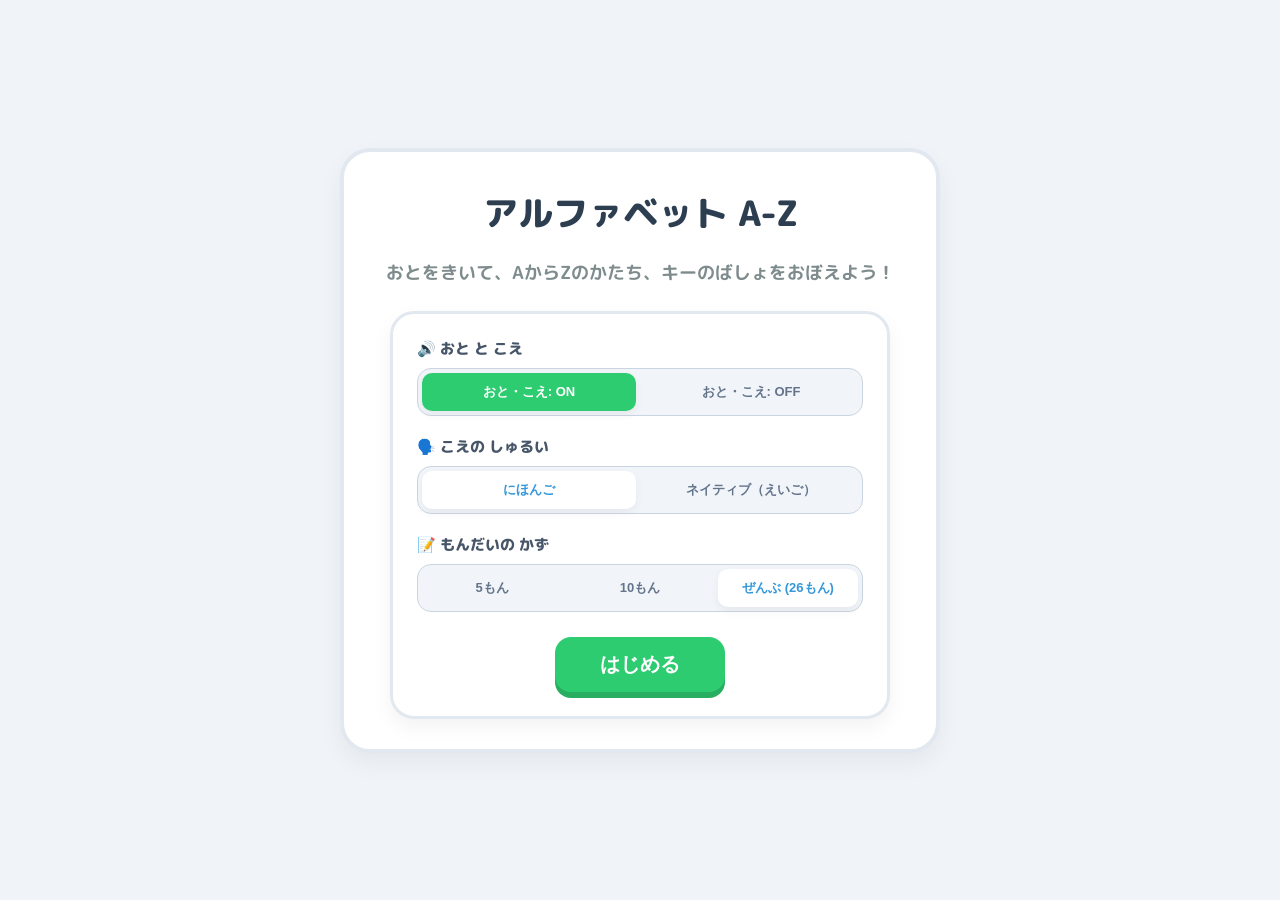
<file: abc_b.html>
<!DOCTYPE html>
<html lang="ja">
<head>
    <meta charset="UTF-8">
    <meta name="viewport" content="width=device-width, initial-scale=1.0, maximum-scale=1.0, user-scalable=no">
    <title>アルファベット・クエスト</title>
    <link rel="stylesheet" href="css/common.css">
    <script src="js/common.js"></script>
    <style>
        body {
            min-height: 100vh;
            display: flex;
            flex-direction: column;
            align-items: center;
            justify-content: center;
            padding: 20px;
            touch-action: manipulation;
        }
        
        /* ゲーム操作部 */
        .question-area { margin: 15px 0; text-align: center; min-height: 130px; display: flex; flex-direction: column; align-items: center; justify-content: center; }
        .speaker-btn { 
            width: 85px; height: 85px; border-radius: 50%; background: var(--primary); 
            border: none; cursor: pointer; display: inline-flex; align-items: center; justify-content: center;
            box-shadow: 0 6px 0 #2980b9; transition: 0.1s; margin-bottom: 8px;
        }
        .speaker-btn:active { transform: translateY(4px); box-shadow: 0 2px 0 #2980b9; }
        .speaker-icon { font-size: 40px; color: white; margin-left: 2px; }

        #reading-display { 
            font-size: 24px; font-weight: bold; color: #555; height: 38px; 
            margin-top: 3px; background: #fff; padding: 4px 20px; border-radius: 30px;
            display: inline-block; min-width: 120px; border: 2px solid #eee;
            box-shadow: 0 2px 5px rgba(0,0,0,0.05);
        }

        /* 4択グリッド */
        .choices-grid { display: grid; grid-template-columns: repeat(2, 1fr); gap: 12px; width: 100%; max-width: 420px; padding: 0 5px; margin: 0 auto; }
        .choice-card { 
            background: white; border: 3px solid #eee; border-radius: 16px; padding: 22px 0;
            font-size: 34px; font-weight: bold; color: #444; cursor: pointer; transition: 0.15s;
            text-align: center; box-shadow: 0 4px 8px rgba(0,0,0,0.05);
        }
        /* モバイルでのタップ感(アクティブ状態) */
        .choice-card:active { transform: scale(0.95); border-color: var(--primary); }
        .choice-card.correct { background: var(--success); color: white; border-color: var(--success); animation: pop 0.3s forwards; }
        .choice-card.wrong { background: var(--miss); color: white; border-color: var(--miss); }

        @keyframes pop { 50% { transform: scale(1.08); } }
        
        #status-msg { font-size: 18px; font-weight: bold; color: #7f8c8d; margin-top: 12px; height: 24px; text-align: center; }

        /* リザルト画面・分析パーツ */
        .result-card {
            background: white;
            padding: 20px;
            border-radius: 24px;
            border: 2px solid #e1e8ed;
            width: 100%;
            max-width: 450px;
            margin: 15px auto;
            box-shadow: 0 10px 25px rgba(0,0,0,0.05);
        }

        /* アプリ別テーマカラー（A-Z = Blue） */
        .collection-container {
            background: #eff6ff !important;
            border: 2px solid #bfdbfe;
            box-shadow: none !important;
        }
        .chart-section {
            display: flex;
            flex-direction: column;
            align-items: center;
            margin: 15px 0;
        }
        /* CSSドーナツ円グラフ */
        .donut-chart {
            width: 140px;
            height: 140px;
            border-radius: 50%;
            background: conic-gradient(var(--success) 0% 0%, #ffeaa7 0% 100%);
            display: flex;
            align-items: center;
            justify-content: center;
            position: relative;
            box-shadow: inset 0 2px 5px rgba(0,0,0,0.05), 0 4px 10px rgba(0,0,0,0.08);
            margin-bottom: 15px;
        }
        .donut-chart::before {
            content: "";
            position: absolute;
            width: 95px;
            height: 95px;
            background: white;
            border-radius: 50%;
        }
        .donut-center-text {
            position: absolute;
            font-size: 26px;
            font-weight: bold;
            color: #2c3e50;
            text-align: center;
            line-height: 1.1;
        }
        .donut-center-text span {
            font-size: 11px;
            color: #7f8c8d;
            display: block;
            margin-top: 2px;
        }
        .legend-container {
            width: 100%;
            display: flex;
            justify-content: space-around;
            font-size: 13px;
            font-weight: bold;
            color: #555;
            border-top: 1px dashed #eee;
            padding-top: 10px;
        }
        .legend-item {
            display: flex;
            align-items: center;
            gap: 6px;
        }
        .legend-color {
            width: 14px;
            height: 14px;
            border-radius: 4px;
        }
        .legend-color.ok { background-color: var(--success); }
        .legend-color.retry { background-color: #ffeaa7; }

        /* にがてなもじ（えらびなおしたもじ）エリア */
        .weak-letters-container {
            margin-top: 15px;
            text-align: center;
            width: 100%;
        }
        .weak-title {
            font-size: 14px;
            font-weight: bold;
            color: #7f8c8d;
            margin-bottom: 8px;
        }
        .weak-grid {
            display: flex;
            flex-wrap: wrap;
            gap: 6px;
            justify-content: center;
        }
        .weak-slot {
            width: 32px;
            height: 40px;
            background: #fff;
            border: 2px solid #ccc;
            border-radius: 6px;
            display: flex;
            flex-direction: column;
            justify-content: center;
            align-items: center;
            font-weight: bold;
            color: #333;
            font-size: 14px;
            position: relative;
        }
        .weak-badge {
            position: absolute;
            top: -6px;
            right: -6px;
            background: var(--miss);
            color: white;
            font-size: 9px;
            border-radius: 10px;
            padding: 1px 4px;
            font-weight: bold;
        }
        .perfect-badge {
            font-size: 40px;
            margin: 10px 0;
            animation: bounce 1s infinite alternate;
        }
        @keyframes bounce {
            from { transform: translateY(0); }
            to { transform: translateY(-8px); }
        }

        /* スマホ縦画面での微調整 (メディアクエリ) */
        @media (max-width: 480px) {
            .setting-selector { margin-bottom: 20px; padding: 4px; }
            
            .char-slot { 
                width: calc((100vw - 60px) / 13); /* 画面幅に合わせて自動縮小 */
                max-width: 26px; 
                height: 32px; 
                font-size: 11px; 
                border-width: 1.5px;
            }
            .collection-container { padding: 8px; border-radius: 15px; }
            .layout-switch-btn { padding: 4px 8px; font-size: 10px; }
            
            .question-area { min-height: 110px; margin: 10px 0; }
            .speaker-btn { width: 70px; height: 70px; margin-bottom: 5px; }
            .speaker-icon { font-size: 32px; }
            #reading-display { font-size: 20px; height: 32px; padding: 2px 15px; min-width: 100px; }
            
            .choices-grid { gap: 10px; }
            .choice-card { padding: 16px 0; font-size: 30px; border-radius: 12px; border-width: 2px; }
            #status-msg { font-size: 16px; margin-top: 8px; }
            
            .result-card { padding: 15px; }
            .donut-chart { width: 120px; height: 120px; }
            .donut-chart::before { width: 80px; height: 80px; }
            .donut-center-text { font-size: 22px; }
        }
    </style>
</head>
<body>
    <div class="container">
        <div id="start-screen" class="screen screen-active">
            <h1 class="main-title" style="margin-bottom: 20px;">アルファベット A-Z</h1>
            <div class="subtitle" style="margin-bottom: 25px;">おとをきいて、AからZのかたち、キーのばしょをおぼえよう！</div>
            
            <div class="settings-card" style="text-align: left;">
                <div class="settings-row">
                    <span class="settings-label">🔊 おと と こえ</span>
                    <div class="toggle-group">
                        <button id="soundMasterBtn" class="toggle-item active" onclick="SoundController.toggle()">おと・こえ: ON</button>
                        <button id="soundMasterBtnOff" class="toggle-item" onclick="SoundController.toggle()">おと・こえ: OFF</button>
                    </div>
                </div>

                <div class="settings-row">
                    <span class="settings-label">🗣️ こえの しゅるい</span>
                    <div class="toggle-group">
                        <button id="mode-kana" class="toggle-item active" onclick="setVoiceMode('kana')">にほんご</button>
                        <button id="mode-native" class="toggle-item" onclick="setVoiceMode('native')">ネイティブ（えいご）</button>
                    </div>
                </div>

                <div class="settings-row">
                    <span class="settings-label">📝 もんだいの かず</span>
                    <div class="toggle-group">
                        <button id="q-5" class="toggle-item" onclick="setQuestionCount(5)">5もん</button>
                        <button id="q-10" class="toggle-item" onclick="setQuestionCount(10)">10もん</button>
                        <button id="q-all" class="toggle-item active" onclick="setQuestionCount(26)">ぜんぶ (26もん)</button>
                    </div>
                </div>

                <div style="margin-top: 25px; text-align: center;">
                    <button class="btn-pop btn-pop-success" style="font-size: 20px; padding: 14px 45px;" onclick="initGame()">はじめる</button>
                </div>
            </div>
        </div>

        <div id="game-screen" class="screen">
            <div class="game-header">
                <div id="q-counter">もんだい: 1 / 26</div>
                <div id="score-counter">いっぱつOK: 0</div>
            </div>

            <div class="collection-container" id="collectionContainer">
                <div class="collection-header">
                    <div style="font-size: 11px; color: #666; font-weight: bold; letter-spacing: 0.5px;">こたえたアルファベット</div>
                    <div>
                        <button id="layoutHideBtn" class="layout-switch-btn" onclick="switchMapLayout('hide')">かくす</button>
                        <button id="layoutAbcBtn" class="layout-switch-btn active" onclick="switchMapLayout('abc')">ABC</button>
                        <button id="layoutKbdBtn" class="layout-switch-btn" onclick="switchMapLayout('keyboard')">キーボード</button>
                        <button class="sound-toggle-btn layout-switch-btn" onclick="SoundController.toggle()">🔊 おと: ON</button>
                        <button class="layout-switch-btn" onclick="Navigation.showQuitModal(() => goHome())" style="background: #f1f5f9; color: var(--miss);">やめる</button>
                    </div>
                </div>
                <div class="collection-grid" id="collectionGrid"></div>
            </div>

            <div class="question-area">
                <button class="speaker-btn" id="speakerBtn" onclick="playCurrentTarget()">
                    <span class="speaker-icon">▶</span>
                </button>
                <br>
                <div id="reading-display">？</div>
            </div>

            <div class="choices-grid" id="choicesGrid"></div>
            <div id="status-msg"></div>
        </div>

        <div id="result-screen" class="screen">
            <h2 class="result-title" style="font-size: 1.8rem; font-weight: 800; color: #2c3e50; margin-bottom: 20px;">しんだん けっか</h2>
            <div id="result-content" style="width: 100%; display: flex; flex-direction: column; align-items: center;"></div>
            <div class="btn-action-group" style="margin-top: 20px;">
                <button class="btn-pop btn-pop-success" style="font-size: 20px; padding: 14px 45px; margin-right: 10px;" onclick="initGame()">もういちど あそぶ</button>
                <button class="btn-pop btn-pop-gray" style="font-size: 20px; padding: 14px 45px;" onclick="goHome()">はじめの がめん</button>
            </div>
        </div>
    </div>

    <script>
        const charData = {
            'A': { read: 'えー', finger: 'pinky-l', fill: 'fill-a' },
            'B': { read: 'びー', finger: 'index-l' },
            'C': { read: 'しー', finger: 'middle-l' },
            'D': { read: 'でー', finger: 'middle-l' },
            'E': { read: 'いー', finger: 'middle-l', fill: 'fill-e' },
            'F': { read: 'えふ', finger: 'index-l' },
            'G': { read: 'じー', finger: 'index-l' },
            'H': { read: 'えいち', finger: 'index-r' },
            'I': { read: 'あい', finger: 'middle-r', fill: 'fill-i' },
            'J': { read: 'じぇー', finger: 'index-r' },
            'K': { read: 'けー', finger: 'middle-r' },
            'L': { read: 'える', finger: 'ring-r' },
            'M': { read: 'えむ', finger: 'index-r' },
            'N': { read: 'えぬ', finger: 'index-r' },
            'O': { read: 'おー', finger: 'ring-r', fill: 'fill-o' },
            'P': { read: 'ぴー', finger: 'pinky-r' },
            'Q': { read: 'きゅー', finger: 'pinky-l' },
            'R': { read: 'あーる', finger: 'index-l' },
            'S': { read: 'えす', finger: 'ring-l' },
            'T': { read: 'てぃー', finger: 'index-l' },
            'U': { read: 'ゆー', finger: 'index-r', fill: 'fill-u' },
            'V': { read: 'ぶい', finger: 'index-l' },
            'W': { read: 'だぶりゅー', finger: 'ring-l' },
            'X': { read: 'えっくす', finger: 'ring-l' },
            'Y': { read: 'わい', finger: 'index-r' },
            'Z': { read: 'ぜっと', finger: 'pinky-l' }
        };

        const kbdRows = [
            ["Q","W","E","R","T","Y","U","I","O","P"],
            ["A","S","D","F","G","H","J","K","L"],
            ["Z","X","C","V","B","N","M"]
        ];

        const alphaKeys = Object.keys(charData);
        let cleared = new Set(); // 永続的な全体のクリア記録
        let sessionCleared = new Set(); // 今プレイ中のクリア記録
        
        let currentTarget = "";
        
        // localStorageから初期ボイスモードを読み込む
        let voiceMode = SettingsManager.get('voiceMode') === 'en' ? 'native' : 'kana';
        let currentLayout = 'abc';
        
        // プレイ中の統計用変数
        let totalQuestions = 26; // 今回の最大問題数
        let currentQuestionsList = []; // 出題配列
        let currentQuestionIndex = 0; // 今何問目か
        let firstTryCorrectCount = 0; // 一発正解数
        let currentTargetMistakes = 0; // 現在の問題のミスカウント
        let mistakesMap = {}; // 間違えたアルファベットの回数をカウント

        function setVoiceMode(mode) {
            voiceMode = mode;
            document.getElementById('mode-native').classList.toggle('active', mode === 'native');
            document.getElementById('mode-kana').classList.toggle('active', mode === 'kana');
            
            // 共通設定に反映
            SettingsManager.set('voiceMode', mode === 'native' ? 'en' : 'ja');
            SpeechManager.unlock();
            SpeechManager.speak(mode === 'native' ? "Ready" : "スタート");
        }

        // もんだい数を選択する
        function setQuestionCount(count) {
            totalQuestions = count;
            document.getElementById('q-5').classList.toggle('active', count === 5);
            document.getElementById('q-10').classList.toggle('active', count === 10);
            document.getElementById('q-all').classList.toggle('active', count === 26);
            SpeechManager.unlock();
        }

        function switchMapLayout(layout) {
            currentLayout = layout;
            const container = document.getElementById('collectionContainer');
            
            document.getElementById('layoutHideBtn').classList.toggle('active', layout === 'hide');
            document.getElementById('layoutAbcBtn').classList.toggle('active', layout === 'abc');
            document.getElementById('layoutKbdBtn').classList.toggle('active', layout === 'keyboard');
            
            if (layout === 'hide') {
                container.classList.add('map-hidden');
            } else {
                container.classList.remove('map-hidden');
                renderCollectionMap();
            }
        }

        function createSlot(c) {
            const s = document.createElement('div');
            const data = charData[c];
            // 全体または今セッションでクリアされたら点灯
            const isActive = cleared.has(c) || sessionCleared.has(c);
            s.className = `char-slot f-${data.finger} ${isActive ? 'active' : ''} ${data.fill || ''}`;
            s.textContent = c;
            return s;
        }

        function renderCollectionMap() {
            if (currentLayout === 'hide') return;
            const grid = document.getElementById('collectionGrid');
            grid.innerHTML = "";
            
            if (currentLayout === 'abc') {
                const row = document.createElement('div'); row.className = 'kbd-row';
                alphaKeys.forEach(c => {
                    row.appendChild(createSlot(c));
                    if(c === 'M') { grid.appendChild(row.cloneNode(true)); row.innerHTML = ""; }
                });
                grid.appendChild(row);
            } else {
                kbdRows.forEach(rowArr => {
                    const rowDiv = document.createElement('div'); rowDiv.className = 'kbd-row';
                    rowArr.forEach(c => { rowDiv.appendChild(createSlot(c)); });
                    grid.appendChild(rowDiv);
                });
            }
        }

        function showScreen(screenId) {
            document.querySelectorAll('.screen').forEach(s => s.classList.remove('screen-active'));
            document.getElementById(screenId).classList.add('screen-active');
        }

        function goHome() {
            SpeechManager.cancel();
            showScreen('start-screen');
        }

        function initGame() {
            SpeechManager.unlock();
            
            // プレイデータ初期化
            sessionCleared.clear();
            currentQuestionIndex = 0;
            firstTryCorrectCount = 0;
            mistakesMap = {};
            
            // ランダムに問題を選び出す
            const shuffled = [...alphaKeys].sort(() => Math.random() - 0.5);
            currentQuestionsList = shuffled.slice(0, Math.min(totalQuestions, alphaKeys.length));
            totalQuestions = currentQuestionsList.length; // 念のため実際のリストの長さで合わせる

            showScreen('game-screen');
            renderCollectionMap();
            nextQuestion();
        }

        function playCurrentTarget() {
            if (!currentTarget) return;
            SpeechManager.unlock();
            
            if (voiceMode === 'native') {
                SpeechManager.speak(currentTarget, 'en');
            } else {
                SpeechManager.speak(charData[currentTarget].read, 'ja');
            }
        }

        function nextQuestion() {
            if (currentQuestionIndex >= currentQuestionsList.length) {
                return showResult();
            }

            document.getElementById('status-msg').textContent = "";
            currentTarget = currentQuestionsList[currentQuestionIndex];
            currentTargetMistakes = 0;
            
            document.getElementById('q-counter').innerText = `もんだい: ${currentQuestionIndex + 1} / ${totalQuestions}`;
            document.getElementById('score-counter').innerText = `いっぱつOK: ${firstTryCorrectCount}`;
            document.getElementById('reading-display').textContent = charData[currentTarget].read;
            
            let choices = [currentTarget];
            while(choices.length < 4) {
                let randomChar = alphaKeys[Math.floor(Math.random() * alphaKeys.length)];
                if(!choices.includes(randomChar)) choices.push(randomChar);
            }
            choices.sort(() => Math.random() - 0.5);

            const grid = document.getElementById('choicesGrid');
            grid.innerHTML = "";
            choices.forEach(c => {
                const card = document.createElement('div');
                card.className = 'choice-card';
                card.textContent = c;
                
                let answered = false;
                const handleAnswer = (e) => {
                    e.preventDefault();
                    if (answered) return;
                    answered = true;
                    checkAnswer(c, card);
                };
                card.addEventListener('touchend', handleAnswer, { passive: false });
                card.addEventListener('click', handleAnswer);
                grid.appendChild(card);
            });

            setTimeout(playCurrentTarget, 400);
        }

        function checkAnswer(selected, element) {
            SpeechManager.unlock();
            if (selected === currentTarget) {
                element.classList.add('correct');
                
                // 初回正解数をカウント
                if (currentTargetMistakes === 0) {
                    firstTryCorrectCount++;
                }
                
                cleared.add(currentTarget);
                sessionCleared.add(currentTarget);
                renderCollectionMap();
                
                document.getElementById('status-msg').textContent = "すごい！";
                AudioManager.play('ok');
                
                currentQuestionIndex++;
                setTimeout(nextQuestion, 1200);
            } else {
                element.classList.add('wrong');
                currentTargetMistakes++;
                
                // 苦手な文字のミス回数を記録
                mistakesMap[currentTarget] = (mistakesMap[currentTarget] || 0) + 1;
                
                document.getElementById('status-msg').textContent = "えらびなおそう!";
                AudioManager.play('ng');
                setTimeout(() => {
                    element.classList.remove('wrong');
                }, 600);
            }
        }

        function showResult() {
            const resScreen = document.getElementById('result-screen');
            const resContent = document.getElementById('result-content');
            showScreen('result-screen');
            
            // 一発正解率（できた％）を計算
            const firstTryPercent = Math.round((firstTryCorrectCount / totalQuestions) * 100);
            const retryPercent = 100 - firstTryPercent;
            const retryCount = totalQuestions - firstTryCorrectCount;

            // にがてな文字（えらびなおしが多かった順にソート）
            const sortedMistakes = Object.entries(mistakesMap).sort((a, b) => b[1] - a[1]);
            
            let weakLettersHTML = "";
            if (sortedMistakes.length > 0) {
                weakLettersHTML = `
                    <div class="weak-letters-container">
                        <div class="weak-title">⭐ このもじを たしかめておいてね！</div>
                        <div class="weak-grid">
                `;
                sortedMistakes.forEach(([char, count]) => {
                    const data = charData[char];
                    weakLettersHTML += `
                        <div class="weak-slot f-${data.finger}">
                            ${char}
                            <span class="weak-badge">${count}</span>
                        </div>
                    `;
                });
                weakLettersHTML += `
                        </div>
                    </div>
                `;
            } else {
                // ノーミスの場合
                weakLettersHTML = `
                    <div class="perfect-badge">👑</div>
                    <p style="font-size: 16px; font-weight: bold; color: var(--gold); margin-top: 5px;">ぜんぶ いっぱつで できたよ！パーフェクト！</p>
                `;
                AudioManager.play('perfect');
            }

            resContent.innerHTML = `
                <div class="main-title" style="color:var(--gold); margin-bottom:10px;">できたよ！</div>
                
                <div class="result-card">
                    <div class="chart-section">
                        <!-- CSSドーナツ円グラフ -->
                        <div class="donut-chart" id="resultChart">
                            <div class="donut-center-text">
                                ${firstTryPercent}%
                                <span>いっぱつせいかい</span>
                            </div>
                        </div>
                        
                        <!-- 凡例 -->
                        <div class="legend-container">
                            <div class="legend-item">
                                <span class="legend-color ok"></span>
                                <span>できた: ${firstTryCorrectCount}もん</span>
                            </div>
                            <div class="legend-item">
                                <span class="legend-color retry"></span>
                                <span>えらびなおし: ${retryCount}もん</span>
                            </div>
                        </div>
                    </div>
                    
                    ${weakLettersHTML}
                </div>
            `;

            // ドーナツグラフのConic Gradientを設定
            const resultChart = document.getElementById('resultChart');
            if (resultChart) {
                // もしパーフェクト（100%）なら全体をsuccess色に、そうでなければ比率分
                resultChart.style.background = `conic-gradient(var(--success) 0% ${firstTryPercent}%, #ffeaa7 ${firstTryPercent}% 100%)`;
            }

            // 紙吹雪アニメーション
            for(let i=0; i<60; i++) {
                const c = document.createElement('div');
                c.style.cssText = `position:fixed; width:8px; height:8px; background:hsl(${Math.random()*360},80%,65%); top:-10px; left:${Math.random()*100}vw; z-index:1100; pointer-events:none; border-radius:50%;`;
                document.body.appendChild(c);
                c.animate([
                    { transform: 'translateY(0) rotate(0)' },
                    { transform: `translateY(105vh) rotate(${Math.random()*360}deg)` }
                ], { 
                    duration: 1500 + Math.random()*2000, 
                    easing: 'ease-out' 
                }).onfinish = () => c.remove();
            }

            if (sortedMistakes.length > 0) {
                AudioManager.play('clear');
            }
        }

        // 初期設定の読み込み
        window.addEventListener('DOMContentLoaded', () => {
            const mode = SettingsManager.get('voiceMode') === 'en' ? 'native' : 'kana';
            setVoiceMode(mode);
        });
    </script>
</body>
</html>
</file>
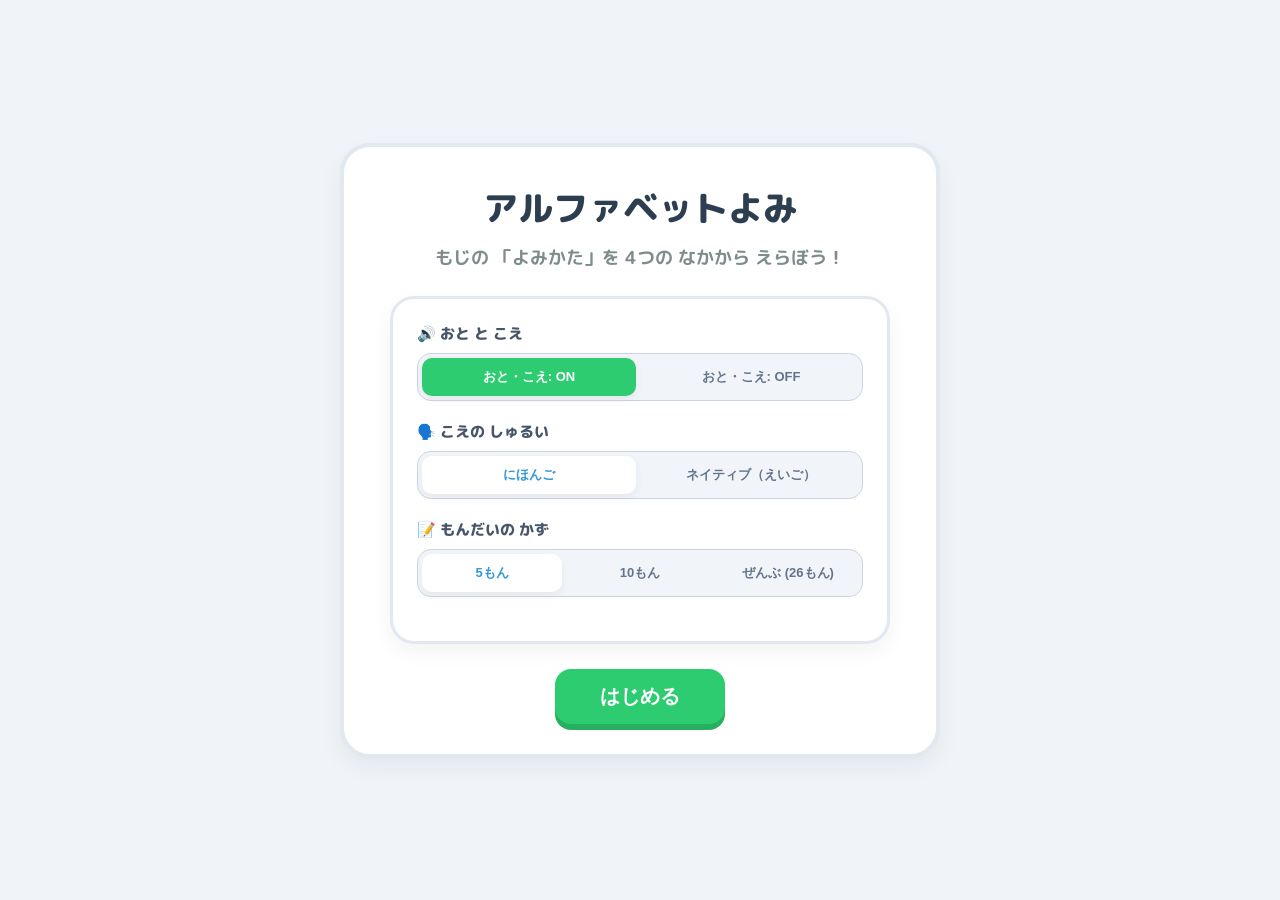
<file: abc_read.html>
<!DOCTYPE html>
<html lang="ja">
<head>
    <meta charset="UTF-8">
    <meta name="viewport" content="width=device-width, initial-scale=1.0, user-scalable=no, viewport-fit=cover">
    <title>アルファベットよみ がくしゅう</title>
    <!-- 共通スタイルと共通JS -->
    <link rel="stylesheet" href="css/common.css">
    <script src="js/common.js"></script>
    
    <style>
        /* ゲーム独自の追加スタイルのみを定義 */
        body {
            min-height: 100vh;
            display: flex;
            flex-direction: column;
            align-items: center;
            justify-content: center;
            padding: 20px;
            touch-action: manipulation;
        }

        .char-container {
            display: flex;
            justify-content: center;
            align-items: center;
            gap: 20px;
            margin: 20px 0;
            position: relative;
        }

        /* アプリ別テーマカラー（よみ = Cyan） */
        .collection-container {
            background: #ecfeff !important;
            border: 2px solid #a5f3fc;
            box-shadow: none !important;
        }

        .question-display {
            font-size: 8rem;
            font-weight: 800;
            color: #2c3e50;
            line-height: 1.1;
            animation: popIn 0.3s cubic-bezier(0.175, 0.885, 0.32, 1.275);
        }

        /* スピーカーボタン */
        .btn-speaker {
            background: var(--primary);
            border: none;
            width: 60px;
            height: 60px;
            border-radius: 50%;
            cursor: pointer;
            display: flex;
            align-items: center;
            justify-content: center;
            transition: transform 0.1s, box-shadow 0.1s;
            box-shadow: 0 5px 0 #2980b9;
        }
        .btn-speaker:active {
            transform: translateY(3px);
            box-shadow: 0 2px 0 #2980b9;
        }
        .btn-speaker svg {
            width: 32px;
            height: 32px;
            fill: white;
        }

        .choices-grid {
            display: grid;
            grid-template-columns: 1fr 1fr;
            gap: 16px;
            max-width: 460px;
            margin: 0 auto 10px auto;
        }
        
        /* 4択ボタン */
        .btn-choice {
            background: white;
            border: 3px solid #e2e8f0;
            border-radius: 20px;
            padding: 18px;
            font-size: 1.6rem;
            font-weight: 800;
            cursor: pointer;
            box-shadow: 0 6px 0 #cbd5e1;
            transition: transform 0.1s, box-shadow 0.1s, border-color 0.1s;
            color: #475569;
        }
        .btn-choice:active:not(:disabled) {
            transform: translateY(4px);
            box-shadow: 0 2px 0 #cbd5e1;
        }
        .btn-choice.correct {
            background: var(--success) !important;
            color: white !important;
            border-color: var(--success) !important;
            box-shadow: 0 6px 0 #27ae60 !important;
        }
        .btn-choice.correct:active {
            transform: none !important;
            box-shadow: 0 6px 0 #27ae60 !important;
        }
        .btn-choice.wrong {
            background: #f1f5f9 !important;
            color: #cbd5e1 !important;
            border-color: #cbd5e1 !important;
            box-shadow: 0 2px 0 #cbd5e1 !important;
            transform: translateY(4px);
            cursor: not-allowed;
        }

        /* 演出用浮き上がりテキスト */
        .feedback-overlay {
            position: absolute;
            top: 40%;
            left: 50%;
            transform: translate(-50%, -50%);
            font-size: 2.8rem;
            font-weight: 800;
            pointer-events: none;
            opacity: 0;
            z-index: 10;
            white-space: nowrap;
        }
        @keyframes floatUp {
            0% { transform: translate(-50%, -30%) scale(0.5); opacity: 0; }
            30% { transform: translate(-50%, -50%) scale(1.1); opacity: 1; }
            80% { transform: translate(-50%, -60%) scale(1); opacity: 1; }
            100% { transform: translate(-50%, -70%) scale(0.8); opacity: 0; }
        }

        /* 結果画面 */
        .result-title {
            font-size: 1.8rem;
            font-weight: 800;
            color: #2c3e50;
            margin-bottom: 20px;
        }
        
        .donut-chart {
            width: 140px;
            height: 140px;
            border-radius: 50%;
            background: conic-gradient(var(--success) 0% 0%, #ffeaa7 0% 100%);
            display: flex;
            align-items: center;
            justify-content: center;
            position: relative;
            box-shadow: inset 0 2px 5px rgba(0,0,0,0.05), 0 4px 10px rgba(0,0,0,0.08);
            margin: 0 auto 20px auto;
        }
        .donut-chart::before {
            content: "";
            position: absolute;
            width: 95px;
            height: 95px;
            background: white;
            border-radius: 50%;
        }
        .donut-center-text {
            position: absolute;
            font-size: 26px;
            font-weight: bold;
            color: #2c3e50;
            text-align: center;
            line-height: 1.1;
        }
        .donut-center-text span {
            font-size: 11px;
            color: #7f8c8d;
            display: block;
            margin-top: 2px;
        }

        .legend {
            display: flex;
            justify-content: center;
            gap: 20px;
            margin-bottom: 20px;
            font-size: 0.9rem;
            font-weight: bold;
        }
        .legend-item { display: flex; align-items: center; gap: 6px; }
        .color-box { width: 14px; height: 14px; border-radius: 4px; }

        /* 応援ボックス */
        .review-box {
            background: #f8fafc;
            border-radius: 20px;
            padding: 15px;
            max-width: 500px;
            margin: 0 auto 25px auto;
            border: 2px solid #e2e8f0;
        }
        .review-title {
            font-size: 1rem;
            font-weight: 800;
            color: #64748b;
            margin-bottom: 10px;
        }
        .miss-letters {
            display: flex;
            justify-content: center;
            gap: 10px;
            flex-wrap: wrap;
        }
        .miss-chip {
            background: #fff5f5;
            border: 2px solid #feb2b2;
            color: #c53030;
            padding: 6px 12px;
            border-radius: 12px;
            font-weight: bold;
            font-size: 1.1rem;
        }
        .perfect-msg {
            color: var(--success);
            font-weight: 800;
            font-size: 1.2rem;
            margin: 15px 0;
        }

        .btn-action-group {
            display: flex;
            justify-content: center;
            gap: 15px;
        }

        @keyframes popIn {
            0% { transform: scale(0.6); opacity: 0; }
            100% { transform: scale(1); opacity: 1; }
        }

        .collection-container {
            margin: 0 auto 15px auto;
        }

        /* スマートフォン向け最適化 */
        @media (max-width: 480px) {
            .char-slot { 
                width: calc((100vw - 60px) / 13);
                max-width: 26px; 
                height: 32px; 
                font-size: 11px; 
                border-width: 1.5px;
            }
            .collection-container { padding: 8px; border-radius: 15px; }
            .layout-switch-btn { padding: 4px 8px; font-size: 10px; }

            .container { padding: 15px 15px 25px 15px; }
            h1 { font-size: 1.8rem; }
            .subtitle { font-size: 0.95rem; margin-bottom: 20px; }
            .question-display { font-size: 6rem; }
            .btn-choice { padding: 14px; font-size: 1.3rem; border-radius: 16px; }
            .choices-grid { gap: 12px; }
            .donut-chart { width: 120px; height: 120px; }
            .donut-chart::before { width: 80px; height: 80px; }
            .donut-center-text { font-size: 22px; }
        }
    </style>
</head>
<body>

    <div class="container">
        <!-- フィードバック演出用 -->
        <div id="feedback" class="feedback-overlay"></div>
        
        <!-- 1. スタート（設定）画面 -->
        <div id="scr-start" class="screen screen-active">
            <h1>アルファベットよみ</h1>
            <div class="subtitle">もじの 「よみかた」を 4つの なかから えらぼう！</div>
            
            <div class="settings-card" style="text-align: left; margin-bottom: 25px;">
                <div class="settings-row">
                    <span class="settings-label">🔊 おと と こえ</span>
                    <div class="toggle-group">
                        <button id="soundMasterBtn" class="toggle-item active" onclick="SoundController.toggle()">おと・こえ: ON</button>
                        <button id="soundMasterBtnOff" class="toggle-item" onclick="SoundController.toggle()">おと・こえ: OFF</button>
                    </div>
                </div>

                <div class="settings-row">
                    <span class="settings-label">🗣️ こえの しゅるい</span>
                    <div class="toggle-group">
                        <button id="mode-kana" class="toggle-item active" onclick="setVoiceMode('kana')">にほんご</button>
                        <button id="mode-native" class="toggle-item" onclick="setVoiceMode('native')">ネイティブ（えいご）</button>
                    </div>
                </div>

                <div class="settings-row">
                    <span class="settings-label">📝 もんだいの かず</span>
                    <div class="toggle-group">
                        <button id="q-5" class="toggle-item" onclick="setQuestionCount(5)">5もん</button>
                        <button id="q-10" class="toggle-item" onclick="setQuestionCount(10)">10もん</button>
                        <button id="q-all" class="toggle-item active" onclick="setQuestionCount(26)">ぜんぶ (26もん)</button>
                    </div>
                </div>
            </div>
            
            <button class="btn-pop btn-pop-success" style="font-size: 20px; padding: 14px 45px;" onclick="startGame()">はじめる</button>
        </div>

        <!-- 2. メインプレイ画面 -->
        <div id="scr-game" class="screen">
            <div class="game-header">
                <div id="q-counter">もんだい: 1 / 5</div>
                <div id="score-counter">いっぱつOK: 0</div>
            </div>

            <!-- こたえたアルファベット（PROGRESS MAP） -->
            <div class="collection-container" id="collectionContainer">
                <div class="collection-header">
                    <div style="font-size: 11px; color: #666; font-weight: bold; letter-spacing: 0.5px;">こたえたアルファベット</div>
                    <div>
                        <button id="layoutHideBtn" class="layout-switch-btn" onclick="switchMapLayout('hide')">かくす</button>
                        <button id="layoutAbcBtn" class="layout-switch-btn active" onclick="switchMapLayout('abc')">ABC</button>
                        <button id="layoutKbdBtn" class="layout-switch-btn" onclick="switchMapLayout('keyboard')">キーボード</button>
                        <button class="sound-toggle-btn layout-switch-btn" onclick="SoundController.toggle()">🔊 おと: ON</button>
                        <button class="layout-switch-btn" onclick="Navigation.showQuitModal(() => goHome())" style="background: #f1f5f9; color: var(--miss);">やめる</button>
                    </div>
                </div>
                <div class="collection-grid" id="collectionGrid"></div>
            </div>
            
            <!-- 出題文字とスピーカーボタン -->
            <div class="char-container">
                <div style="width: 60px;"></div> <!-- 左側の余白調整 -->
                <div id="question-char" class="question-display">A</div>
                <!-- スピーカーボタン：いつでも読み方を聴けるヒント -->
                <button class="btn-speaker" onclick="speakCurrentCharacter()" title="おとをきく">
                    <svg viewBox="0 0 24 24">
                        <path d="M3 9v6h4l5 5V4L7 9H3zm13.5 3c0-1.77-1.02-3.29-2.5-4.03v8.05c1.48-.73 2.5-2.25 2.5-4.02zM14 3.23v2.06c2.89.86 5 3.54 5 6.71s-2.11 5.85-5 6.71v2.06c4.01-.91 7-4.49 7-8.77s-2.99-7.86-7-8.77z"/>
                    </svg>
                </button>
            </div>
            
            <p style="color: #7f8c8d; font-weight: bold; margin-bottom: 20px;">ただしい よみかたは どっちかな？</p>
            
            <!-- 4択ボタン -->
            <div class="choices-grid" id="choices-area">
                <!-- JSで動的生成 -->
            </div>
        </div>

        <!-- 3. リザルト画面 -->
        <div id="scr-result" class="screen">
            <h2 class="result-title">しんだん けっか</h2>
            
            <!-- ドーナツグラフ -->
            <div class="donut-chart" id="chart-graph">
                <div class="donut-center-text">
                    <span id="chart-per">100%</span>
                    <span style="font-size: 11px; color: #7f8c8d; display: block; margin-top: 2px;">できた率</span>
                </div>
            </div>
            
            <div class="legend">
                <div class="legend-item"><div class="color-box" style="background: var(--success);"></div>いっぱつで できた！</div>
                <div class="legend-item"><div class="color-box" style="background: #ffeaa7;"></div>あきらめずに できた！</div>
            </div>

            <!-- 苦手な文字のやさしい応援表示 -->
            <div class="review-box">
                <div id="review-content"></div>
            </div>

            <div class="btn-action-group">
                <button class="btn-pop btn-pop-success" style="padding: 12px 28px;" onclick="startGame()">もういちど あそぶ</button>
                <button class="btn-pop btn-pop-gray" style="padding: 12px 28px;" onclick="goHome()">はじめの がめん</button>
            </div>
        </div>
    </div>

    <script>
        // アルファベット日本語読みデータベース
        const alphabetReading = {
            'A': 'えー', 'B': 'びー', 'C': 'しー', 'D': 'でぃー', 'E': 'いー', 'F': 'えふ', 'G': 'じー',
            'H': 'えいち', 'I': 'あい', 'J': 'じぇー', 'K': 'けー', 'L': 'える', 'M': 'えむ', 'N': 'えぬ',
            'O': 'おー', 'P': 'ぴー', 'Q': 'きゅー', 'R': 'あーる', 'S': 'えす', 'T': 'てぃー', 'U': 'ゆー',
            'V': 'ぶぃー', 'W': 'だぶりゅー', 'X': 'えっくす', 'Y': 'わい', 'Z': 'ぜっと'
        };

        const charData = {
            'A': { read: 'えー', finger: 'pinky-l', fill: 'fill-a' },
            'B': { read: 'びー', finger: 'index-l' },
            'C': { read: 'しー', finger: 'middle-l' },
            'D': { read: 'でー', finger: 'middle-l' },
            'E': { read: 'いー', finger: 'middle-l', fill: 'fill-e' },
            'F': { read: 'えふ', finger: 'index-l' },
            'G': { read: 'じー', finger: 'index-l' },
            'H': { read: 'えいち', finger: 'index-r' },
            'I': { read: 'あい', finger: 'middle-r', fill: 'fill-i' },
            'J': { read: 'じぇー', finger: 'index-r' },
            'K': { read: 'けー', finger: 'middle-r' },
            'L': { read: 'える', finger: 'ring-r' },
            'M': { read: 'えむ', finger: 'index-r' },
            'N': { read: 'えぬ', finger: 'index-r' },
            'O': { read: 'おー', finger: 'ring-r', fill: 'fill-o' },
            'P': { read: 'ぴー', finger: 'pinky-r' },
            'Q': { read: 'きゅー', finger: 'pinky-l' },
            'R': { read: 'あーる', finger: 'index-l' },
            'S': { read: 'えす', finger: 'ring-l' },
            'T': { read: 'てぃー', finger: 'index-l' },
            'U': { read: 'ゆー', finger: 'index-r', fill: 'fill-u' },
            'V': { read: 'ぶい', finger: 'index-l' },
            'W': { read: 'だぶりゅー', finger: 'ring-l' },
            'X': { read: 'えっくす', finger: 'ring-l' },
            'Y': { read: 'わい', finger: 'index-r' },
            'Z': { read: 'ぜっと', finger: 'pinky-l' }
        };

        const kbdRows = [
            ["Q","W","E","R","T","Y","U","I","O","P"],
            ["A","S","D","F","G","H","J","K","L"],
            ["Z","X","C","V","B","N","M"]
        ];

        const alphaKeys = Object.keys(charData);
        let cleared = new Set();
        let sessionCleared = new Set();
        let currentLayout = 'abc';

        let voiceMode = SettingsManager.get('voiceMode') === 'en' ? 'native' : 'kana';
        let gState = {
            maxQuestions: 5,
            currentIdx: 0,
            questionList: [],
            firstTryCorrectCount: 0,
            isFirstTry: true,
            retryLetters: new Set(),
            currentAnswer: "",
            isTransitioning: false // 次の問題への自動遷移中の二重入力防止
        };

        function switchMapLayout(layout) {
            currentLayout = layout;
            const container = document.getElementById('collectionContainer');
            
            document.getElementById('layoutHideBtn').classList.toggle('active', layout === 'hide');
            document.getElementById('layoutAbcBtn').classList.toggle('active', layout === 'abc');
            document.getElementById('layoutKbdBtn').classList.toggle('active', layout === 'keyboard');
            
            if (layout === 'hide') {
                container.classList.add('map-hidden');
            } else {
                container.classList.remove('map-hidden');
                renderCollectionMap();
            }
        }

        function createSlot(c) {
            const s = document.createElement('div');
            const data = charData[c] || { finger: 'index-l' };
            const isActive = cleared.has(c) || sessionCleared.has(c);
            s.className = `char-slot f-${data.finger} ${isActive ? 'active' : ''} ${data.fill || ''}`;
            s.textContent = c;
            return s;
        }

        function renderCollectionMap() {
            if (currentLayout === 'hide') return;
            const grid = document.getElementById('collectionGrid');
            if (!grid) return;
            grid.innerHTML = "";
            
            if (currentLayout === 'abc') {
                const row = document.createElement('div'); row.className = 'kbd-row';
                alphaKeys.forEach(c => {
                    row.appendChild(createSlot(c));
                    if(c === 'M') { grid.appendChild(row.cloneNode(true)); row.innerHTML = ""; }
                });
                grid.appendChild(row);
            } else {
                kbdRows.forEach(rowArr => {
                    const rowDiv = document.createElement('div'); rowDiv.className = 'kbd-row';
                    rowArr.forEach(c => { rowDiv.appendChild(createSlot(c)); });
                    grid.appendChild(rowDiv);
                });
            }
        }

        // DOM読み込み完了時の初期化
        window.addEventListener('DOMContentLoaded', () => {
            const savedVoiceMode = SettingsManager.get('voiceMode') === 'en' ? 'native' : 'kana';
            setVoiceMode(savedVoiceMode);
            
            gState.maxQuestions = SettingsManager.get('maxQuestions_read') || 5;
            updateQCountUI();
            renderCollectionMap();
        });

        // こえのしゅるいを選択
        function setVoiceMode(mode) {
            voiceMode = mode;
            document.getElementById('mode-native').classList.toggle('active', mode === 'native');
            document.getElementById('mode-kana').classList.toggle('active', mode === 'kana');
            
            SettingsManager.set('voiceMode', mode === 'native' ? 'en' : 'ja');
            SpeechManager.unlock();
            SpeechManager.speak(mode === 'native' ? "Ready" : "スタート");
        }

        // もんだいの数を選択
        function setQuestionCount(count) {
            gState.maxQuestions = count;
            SettingsManager.set('maxQuestions_read', count);
            updateQCountUI();
            SpeechManager.unlock();
            AudioManager.playTone(440, 'sine', 0.05, 0.05);
        }

        function updateQCountUI() {
            document.getElementById('q-5').classList.toggle('active', gState.maxQuestions === 5);
            document.getElementById('q-10').classList.toggle('active', gState.maxQuestions === 10);
            document.getElementById('q-all').classList.toggle('active', gState.maxQuestions === 26);
        }

        // 最初の画面に戻る
        function goHome() {
            SpeechManager.cancel();
            showScreen('scr-start');
        }

        function showScreen(screenId) {
            document.querySelectorAll('.screen').forEach(s => s.classList.remove('screen-active'));
            document.getElementById(screenId).classList.add('screen-active');
        }

        // ゲーム開始
        function startGame() {
            SpeechManager.unlock();
            gState.currentIdx = 0;
            gState.firstTryCorrectCount = 0;
            gState.retryLetters.clear();
            gState.isTransitioning = false;
            sessionCleared.clear();
            
            // アルファベット配列をシャッフルして問題リストを作成
            const keys = Object.keys(alphabetReading);
            gState.questionList = keys.sort(() => Math.random() - 0.5).slice(0, gState.maxQuestions);
            
            showScreen('scr-game');
            renderCollectionMap();
            loadQuestion();
        }

        // 問題の読み込み
        function loadQuestion() {
            gState.isFirstTry = true;
            gState.isTransitioning = false;
            
            const currentChar = gState.questionList[gState.currentIdx];
            gState.currentAnswer = alphabetReading[currentChar];
            
            // ステータス表示
            document.getElementById('q-counter').innerText = `もんだい: ${gState.currentIdx + 1} / ${gState.maxQuestions}`;
            document.getElementById('score-counter').innerText = `いっぱつOK: ${gState.firstTryCorrectCount}`;
            document.getElementById('question-char').innerText = currentChar;
            
            // 4択ボタンの作成（正解1つ + 誤答3つ）
            let choices = [gState.currentAnswer];
            const allReadings = Object.values(alphabetReading);
            while (choices.length < 4) {
                let randomReading = allReadings[Math.floor(Math.random() * allReadings.length)];
                if (!choices.includes(randomReading)) {
                    choices.push(randomReading);
                }
            }
            // 選択肢のシャッフル
            choices.sort(() => Math.random() - 0.5);
            
            // DOMへの適用
            const choicesArea = document.getElementById('choices-area');
            choicesArea.innerHTML = "";
            choices.forEach(choice => {
                const btn = document.createElement('button');
                btn.className = "btn-choice";
                btn.innerText = choice;
                btn.onclick = () => checkChoice(choice, btn);
                choicesArea.appendChild(btn);
            });

        }

        // 現在の問題のアルファベット音声を発音（スピーカーボタンクリック用）
        function speakCurrentCharacter() {
            const currentChar = gState.questionList[gState.currentIdx];
            speakCharacter(currentChar);
        }

        // 音声合成による読み上げ（こえのしゅるいに応じて発音）
        function speakCharacter(char) {
            SpeechManager.unlock();
            if (voiceMode === 'native') {
                SpeechManager.speak(char, 'en');
            } else {
                SpeechManager.speak(alphabetReading[char], 'ja');
            }
        }

        // 回答選択肢のチェック
        function checkChoice(selected, clickedBtn) {
            if (gState.isTransitioning) return; // 自動遷移中の二重入力を防止
            if (document.getElementById('quit-modal-common')) return; // やめるモーダル表示中は操作無効

            if (selected === gState.currentAnswer) {
                gState.isTransitioning = true; // 遷移開始フラグ

                const currentChar = gState.questionList[gState.currentIdx];
                cleared.add(currentChar);
                sessionCleared.add(currentChar);
                renderCollectionMap();

                // 正解の挙動
                if (gState.isFirstTry) {
                    gState.firstTryCorrectCount++;
                    showFeedback("✨ せいかい！ ✨", "var(--success)");
                    AudioManager.play('ok');
                } else {
                    showFeedback("あきらめずに できた！ 🌟", "#ff9f43");
                    // できた！というピピッと上がる音
                    AudioManager.playTone(523, 'sine', 0.1, 0.08);
                    setTimeout(() => AudioManager.playTone(659, 'sine', 0.2, 0.08), 80);
                }
                
                // ボタンの操作をすべてロック
                document.querySelectorAll('.btn-choice').forEach(b => b.disabled = true);
                clickedBtn.classList.add('correct');
                
                // 1.2秒後に自動的に次の問題、または結果へ移行
                setTimeout(() => {
                    nextQuestion();
                }, 1200);

            } else {
                // 不正解・選び直しの挙動
                showFeedback("おしい！ えらびなおそう ✊", "#ff9f43");
                AudioManager.play('ng');
                
                gState.isFirstTry = false;
                gState.retryLetters.add(gState.questionList[gState.currentIdx]); // 苦手リストに追加
                
                clickedBtn.disabled = true;
                clickedBtn.classList.add('wrong');
            }
        }

        function showFeedback(text, color) {
            const fb = document.getElementById('feedback');
            fb.innerText = text;
            fb.style.color = color;
            fb.style.animation = 'none';
            fb.offsetHeight; // リフロー
            fb.style.animation = 'floatUp 1.2s ease forwards';
        }

        // 次の問題、あるいはリザルトへ進む処理
        function nextQuestion() {
            // もしやめるモーダルが表示中なら、モーダルが閉じるまで待つ
            if (document.getElementById('quit-modal-common')) {
                setTimeout(nextQuestion, 200);
                return;
            }
            gState.currentIdx++;
            if (gState.currentIdx < gState.maxQuestions) {
                loadQuestion();
            } else {
                showResult();
            }
        }

        // 診断結果画面の描画
        function showResult() {
            showScreen('scr-result');
            
            const total = gState.maxQuestions;
            const accuracy = Math.round((gState.firstTryCorrectCount / total) * 100);
            
            // パーセント数値の適用
            document.getElementById('chart-per').innerText = `${accuracy}%`;
            
            // CSSコニックグラデーションによるドーナツグラフ描画
            const chart = document.getElementById('chart-graph');
            chart.style.background = `conic-gradient(var(--success) 0% ${accuracy}%, #ffeaa7 ${accuracy}% 100%)`;
            
            // 苦手文字（選び直しが発生した文字）のチップ表示
            const reviewContent = document.getElementById('review-content');
            if (gState.retryLetters.size === 0) {
                reviewContent.innerHTML = `<div class="perfect-msg">👑 ぜんぶ いっぱつで できたよ！すごすぎる！ 👑</div>`;
                // パーフェクトファンファーレ効果音
                AudioManager.play('perfect');
                
                // 紙吹雪演出
                createConfetti();
            } else {
                let html = `<div class="review-title">つぎは これを れんしゅう してみよう！</div>`;
                html += `<div class="miss-letters">`;
                gState.retryLetters.forEach(let => {
                    html += `<div class="miss-chip">${let} (${alphabetReading[let]})</div>`;
                });
                html += `</div>`;
                reviewContent.innerHTML = html;
                
                AudioManager.play('clear');
            }
        }

        // 紙吹雪アニメーション
        function createConfetti() {
            for(let i=0; i<60; i++) {
                const c = document.createElement('div');
                c.style.cssText = `position:fixed; width:8px; height:8px; background:hsl(${Math.random()*360},80%,65%); top:-10px; left:${Math.random()*100}vw; z-index:1100; pointer-events:none; border-radius:50%;`;
                document.body.appendChild(c);
                c.animate([
                    { transform: 'translateY(0) rotate(0)' },
                    { transform: `translateY(105vh) rotate(${Math.random()*360}deg)` }
                ], { 
                    duration: 1500 + Math.random()*2000, 
                    easing: 'ease-out' 
                }).onfinish = () => c.remove();
            }
        }
    </script>
</body>
</html>
</file>
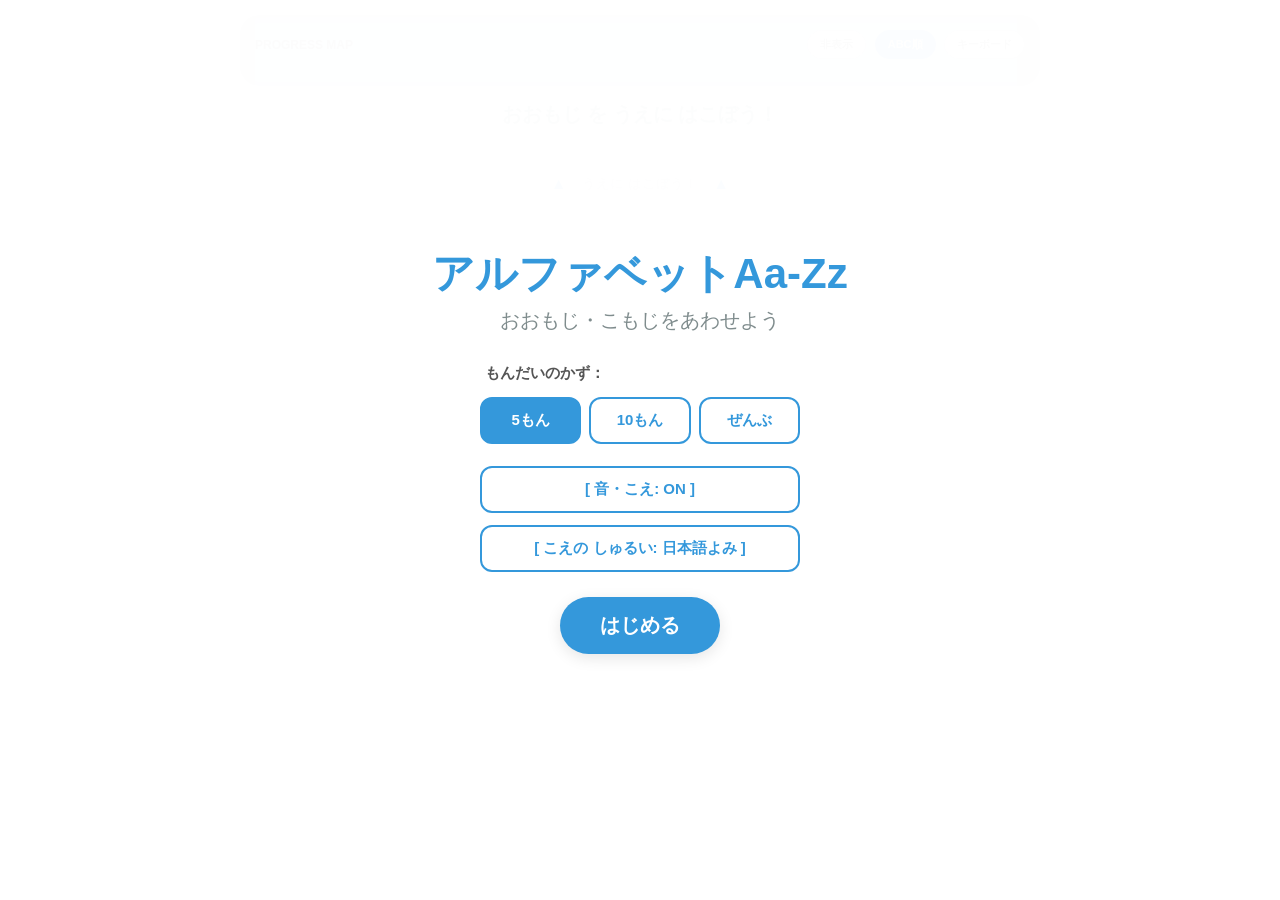
<file: abc_s.html>
<!DOCTYPE html>
<html lang="ja">
<head>
    <meta charset="UTF-8">
    <meta name="viewport" content="width=device-width, initial-scale=1.0, user-scalable=no">
    <title>アルファベットAa-Zz</title>
    <style>
        :root {
            --primary: #3498db; --success: #2ecc71; --gold: #f1c40f; --miss: #e74c3c; --bg: #f8fbff;
            --retry: #ffbe76; /* えらびなおしカラー：明るいオレンジ */
            
            /* 添付画像に基づく 左右の指使いカラーパレット */
            --f-pinky-l: #ff5e57;  /* 左手小指：赤 */
            --f-ring-l: #f1c40f;   /* 左手薬指：黄色 */
            --f-middle-l: #2ecc71; /* 左手中指：緑 */
            --f-index-l: #00d2d3;  /* 左手人差し指：水色 */
            --f-index-r: #3867d6;  /* 右手人差し指：青 */
            --f-middle-r: #20bf6b; /* 右手中指：深緑 */
            --f-ring-r: #ff9f43;   /* 右手薬指：オレンジ */
            --f-pinky-r: #fd79a8;  /* 右手小指：濃いピンク */
        }
        body { 
            font-family: "Helvetica Neue", Arial, "Hiragino Kaku Gothic ProN", "Hiragino Sans", sans-serif; 
            background: var(--bg); 
            display: flex; 
            flex-direction: column; 
            align-items: center; 
            min-height: 100vh; 
            margin: 0; 
            padding-bottom: 40px; 
            overflow-x: hidden; 
        }

        /* スマートフォン向けタッチ最適化 */
        * {
            -webkit-tap-highlight-color: transparent;
            touch-action: manipulation;
            box-sizing: border-box;
        }
        
        /* タイトル・結果画面 */
        .overlay { position: fixed; top: 0; left: 0; width: 100%; height: 100%; background: rgba(255,255,255,0.98); display: flex; flex-direction: column; justify-content: center; align-items: center; z-index: 1000; text-align: center; }
        .main-title { font-size: clamp(28px, 8vw, 42px); color: var(--primary); margin-bottom: 5px; font-weight: bold; }
        .sub-title { font-size: clamp(14px, 4vw, 20px); color: #7f8c8d; margin-bottom: 30px; }
        
        /* 設定エリア */
        .settings-area { display: flex; flex-direction: column; gap: 12px; margin-bottom: 25px; width: 90%; max-width: 320px; }
        .toggle-btn { padding: 12px 15px; font-size: 15px; border: 2px solid var(--primary); border-radius: 12px; background: white; color: var(--primary); cursor: pointer; transition: 0.2s; font-weight: bold; }
        .toggle-btn.off { border-color: #95a5a6; color: #95a5a6; }
        .toggle-btn.active-q { background: var(--primary); color: white; border-color: var(--primary); }

        /* コレクションマップ */
        .collection-container { 
            margin-top: 15px; padding: 15px; background: #d1d8e0; border-radius: 20px; 
            width: 95%; max-width: 800px; box-shadow: inset 0 2px 10px rgba(0,0,0,0.1); 
            text-align: center; transition: all 0.3s ease;
        }
        /* 非表示時のコンテナスタイル */
        .collection-container.map-hidden { padding: 10px 20px; background: #e2e8f0; }
        .collection-container.map-hidden .collection-grid { display: none; }

        .collection-header { display: flex; justify-content: space-between; align-items: center; margin-bottom: 12px; }
        .collection-container.map-hidden .collection-header { margin-bottom: 0; }

        .layout-switch-btn { padding: 6px 12px; font-size: 11px; background: white; border: 1px solid #ccc; border-radius: 20px; cursor: pointer; font-weight: bold; color: #666; margin-left: 4px; }
        .layout-switch-btn.active { background: var(--primary); color: white; border-color: var(--primary); }

        .collection-grid { display: flex; flex-direction: column; align-items: center; gap: 6px; width: 100%; }
        .kbd-row { display: flex; gap: 4px; justify-content: center; width: 100%; }

        /* キーのスロットスタイル (QWERTY比率考慮のサイズ) */
        .char-slot { 
            width: 3.5vw; max-width: 45px; min-width: 21px;
            height: 4.5vw; max-height: 55px; min-height: 28px;
            background: white; border: 2.5px solid #ccc; border-radius: 6px;
            display: flex; justify-content: center; align-items: center;
            font-weight: bold; color: #333; font-size: clamp(10px, 1.8vw, 18px); 
            transition: all 0.2s;
            user-select: none;
        }

        /* 左右別の指に対応した枠線カラー */
        .border-l-pinky  { border-color: var(--f-pinky-l); }
        .border-l-ring   { border-color: var(--f-ring-l); }
        .border-l-middle { border-color: var(--f-middle-l); }
        .border-l-index  { border-color: var(--f-index-l); }
        .border-r-index  { border-color: var(--f-index-r); }
        .border-r-middle { border-color: var(--f-middle-r); }
        .border-r-ring   { border-color: var(--f-ring-r); }
        .border-r-pinky  { border-color: var(--f-pinky-r); }

        /* 母音クリア時の完全な連動塗りつぶしカラー */
        .char-slot.active.fill-a { background: var(--f-pinky-l) !important; color: white; border-color: var(--f-pinky-l); }
        .char-slot.active.fill-e { background: var(--f-middle-l) !important; color: white; border-color: var(--f-middle-l); }
        .char-slot.active.fill-i { background: var(--f-middle-r) !important; color: white; border-color: var(--f-middle-r); }
        .char-slot.active.fill-o { background: var(--f-ring-r) !important; color: white; border-color: var(--f-ring-r); }
        .char-slot.active.fill-u { background: var(--f-index-r) !important; color: white; border-color: var(--f-index-r); }
        
        /* その他の通常クリア状態（ゴールド） */
        .char-slot.active:not([class*="fill-"]) { background: var(--gold); color: white; border-color: #f39c12; transform: scale(1.08); box-shadow: 0 2px 5px rgba(0,0,0,0.15); }

        #status-msg { font-size: clamp(16px, 4vw, 20px); font-weight: bold; color: #7f8c8d; height: 24px; margin: 15px 0 10px 0; text-align: center; }

        /* ゲームボード（上下2列のレスポンシブな折り返しレイアウト） */
        .game-board { 
            display: flex; 
            flex-direction: column; 
            gap: 15px; 
            padding: 20px; 
            background: white; 
            border-radius: 25px; 
            box-shadow: 0 8px 30px rgba(0,0,0,0.05); 
            width: 95%; 
            max-width: 620px; 
            align-items: center;
        }
        
        /* カードが横に並び、はみ出ると自動的に2列、3列に回り込むコンテナ */
        .card-container { 
            display: flex; 
            flex-direction: row; 
            flex-wrap: wrap; 
            justify-content: center; 
            gap: 12px; 
            width: 100%; 
        }

        /* 矢印ガイド付きの仕切り線コンテナ */
        .board-divider-container {
            display: flex;
            align-items: center;
            justify-content: center;
            gap: 15px;
            width: 100%;
            margin: 5px 0;
            user-select: none;
        }
        
        .board-arrow-text {
            font-size: 13px;
            font-weight: bold;
            color: #bdc3c7;
            letter-spacing: 1px;
        }

        .board-arrow {
            font-size: 16px;
            color: var(--primary);
            display: inline-block;
            animation: bounceUp 1.5s infinite ease-in-out;
        }

        /* 矢印が上にふわふわ跳ねるアニメーション */
        @keyframes bounceUp {
            0%, 100% { transform: translateY(0); }
            50% { transform: translateY(-6px); }
        }
        
        /* ドラッグ/タップ用アルファベットカード */
        .draggable { 
            width: 82px; height: 90px; background: var(--primary); color: white; 
            display: flex; flex-direction: column; justify-content: center; align-items: center; 
            border-radius: 12px; cursor: grab; box-shadow: 0 5px 0 #2980b9; 
            transition: transform 0.2s, box-shadow 0.2s;
            user-select: none;
        }
        .draggable:active { transform: translateY(4px); box-shadow: none; }
        
        /* タブレット・スマホ用の選択中スタイル */
        .draggable.selected {
            transform: scale(1.1) translateY(-5px);
            box-shadow: 0 0 0 4px var(--primary), 0 10px 20px rgba(52, 152, 219, 0.4);
            z-index: 10;
        }

        .main-char { font-size: 38px; font-weight: bold; line-height: 1; }
        .reading-char { font-size: 13px; margin-top: 4px; font-weight: normal; opacity: 0.9; }

        /* ドロップゾーン */
        .dropzone { 
            width: 88px; height: 80px; border: 2.5px dashed #cbd5e0; 
            display: flex; justify-content: center; align-items: center; 
            font-size: 40px; font-weight: bold; color: #cbd5e0; border-radius: 15px; 
            transition: all 0.2s;
            cursor: pointer;
            user-select: none;
        }
        .dropzone.success { border-style: solid; border-color: var(--success); color: var(--success); background: #eafaf1; animation: pop 0.3s; }

        @keyframes pop { 50% { transform: scale(1.15); } }
        
        .btn { padding: 15px 40px; font-size: 20px; cursor: pointer; border-radius: 50px; border: none; background: var(--primary); color: white; font-weight: bold; box-shadow: 0 4px 15px rgba(0,0,0,0.1); transition: 0.3s; }
        .btn:hover { transform: scale(1.05); }

        /* つぎのステージへボタン（画面中央にポップアップ配置） */
        #nextBtn { 
            position: fixed; 
            top: 50%; 
            left: 50%; 
            transform: translate(-50%, -50%) scale(0.5); 
            z-index: 600; 
            background: linear-gradient(135deg, var(--gold), #f39c12); 
            box-shadow: 0 15px 35px rgba(243, 156, 18, 0.5), 0 0 0 10px rgba(255, 255, 255, 0.8); 
            font-size: clamp(20px, 5vw, 28px);
            padding: 22px 50px;
            border-radius: 60px;
            border: 4px solid white;
            visibility: hidden;
            opacity: 0;
            transition: all 0.4s cubic-bezier(0.175, 0.885, 0.32, 1.275);
            white-space: nowrap;
        }
        #nextBtn.show {
            visibility: visible;
            opacity: 1;
            transform: translate(-50%, -50%) scale(1);
            animation: pulse-gold 2s infinite;
        }

        /* ボタンの周囲がゆっくり波打つアニメーション */
        @keyframes pulse-gold {
            0% { box-shadow: 0 15px 35px rgba(243, 156, 18, 0.5), 0 0 0 0px rgba(243, 156, 18, 0.4); }
            70% { box-shadow: 0 15px 35px rgba(243, 156, 18, 0.5), 0 0 0 20px rgba(243, 156, 18, 0); }
            100% { box-shadow: 0 15px 35px rgba(243, 156, 18, 0.5), 0 0 0 0px rgba(243, 156, 18, 0); }
        }

        .stats-card { background: #fff; padding: 20px; border-radius: 20px; border: 2px solid #eee; margin: 15px; box-shadow: 0 10px 20px rgba(0,0,0,0.05); width: 85%; max-width: 440px; }
        .stat-detail { text-align: left; font-size: 16px; color: #555; margin: 10px 0; display: flex; justify-content: space-between; border-bottom: 1px dashed #eee; padding-bottom: 5px; }

        /* ドーナツグラフスタイル */
        .donut-chart {
            width: 140px;
            height: 140px;
            border-radius: 50%;
            display: flex;
            align-items: center;
            justify-content: center;
            position: relative;
            margin: 15px auto;
            box-shadow: 0 4px 10px rgba(0,0,0,0.1);
        }
        .donut-chart::before {
            content: "";
            position: absolute;
            width: 95px;
            height: 95px;
            background: white;
            border-radius: 50%;
        }
        .donut-chart-text {
            position: relative;
            z-index: 1;
            font-size: 24px;
            font-weight: bold;
            color: #333;
            text-align: center;
            line-height: 1.2;
        }
        .donut-chart-text span {
            font-size: 11px;
            display: block;
            color: #7f8c8d;
            font-weight: normal;
        }

        /* グラフの凡例 */
        .legend-container {
            display: flex;
            justify-content: center;
            gap: 15px;
            margin: 10px 0;
            font-size: 13px;
            font-weight: bold;
        }
        .legend-item {
            display: flex;
            align-items: center;
            gap: 5px;
        }
        .legend-color {
            width: 12px;
            height: 12px;
            border-radius: 3px;
        }

        /* スマホ・極小画面用レイアウト調整 */
        @media (max-width: 600px) {
            .char-slot {
                border-width: 1.5px;
                border-radius: 4px;
            }
            .collection-container {
                padding: 10px 5px;
            }
            .game-board {
                gap: 10px;
                padding: 12px;
            }
            .card-container {
                gap: 8px;
            }
            .draggable {
                width: 64px; height: 72px;
                box-shadow: 0 4px 0 #2980b9;
                border-radius: 10px;
            }
            .draggable:active { transform: translateY(3px); }
            .main-char { font-size: 28px; }
            .reading-char { font-size: 10px; }
            .dropzone {
                width: 68px; height: 64px;
                font-size: 30px;
                border-radius: 10px;
                border-width: 2px;
            }
            .board-divider-container {
                margin: 2px 0;
            }
            .board-arrow-text {
                font-size: 11px;
            }
            .board-arrow {
                font-size: 13px;
            }
        }
    </style>
</head>
<body>

    <div id="start-screen" class="overlay">
        <div class="main-title">アルファベットAa-Zz</div>
        <div class="sub-title">おおもじ・こもじをあわせよう</div>
        <div class="settings-area">
            <!-- 遊ぶ前の問題数えらび -->
            <div style="font-size: 15px; font-weight: bold; color: #555; margin-bottom: 2px; text-align: left; padding-left: 5px;">もんだいのかず：</div>
            <div style="display: flex; gap: 8px; justify-content: center; margin-bottom: 10px; width: 100%;">
                <button id="qNum5" class="toggle-btn active-q" onclick="setQuestionNum(5)" style="flex:1;">5もん</button>
                <button id="qNum10" class="toggle-btn" onclick="setQuestionNum(10)" style="flex:1;">10もん</button>
                <button id="qNumAll" class="toggle-btn" onclick="setQuestionNum(26)" style="flex:1;">ぜんぶ</button>
            </div>
            <button id="soundMasterBtn" class="toggle-btn" onclick="toggleSoundMaster()">[ 音・こえ: ON ]</button>
            <button id="voiceModeBtn" class="toggle-btn" onclick="toggleVoiceMode()">[ こえの しゅるい: 日本語よみ ]</button>
        </div>
        <button class="btn" onclick="initGame()">はじめる</button>
    </div>

    <div class="collection-container" id="collectionContainer">
        <div class="collection-header">
            <div style="font-size: 12px; color: #666; font-weight: bold;">PROGRESS MAP</div>
            <div id="layoutControls">
                <button id="layoutHideBtn" class="layout-switch-btn" onclick="switchMapLayout('hide')">非表示</button>
                <button id="layoutAbcBtn" class="layout-switch-btn active" onclick="switchMapLayout('abc')">ABC順</button>
                <button id="layoutKbdBtn" class="layout-switch-btn" onclick="switchMapLayout('keyboard')">キーボード</button>
            </div>
        </div>
        <div class="collection-grid" id="collectionGrid"></div>
    </div>

    <div id="status-msg">おおもじ を うえに はこぼう！</div>

    <!-- 上下グリッド式のゲームボード -->
    <div class="game-board">
        <!-- 上段：小文字枠 -->
        <div class="card-container" id="targets"></div>
        
        <!-- 中央：上向き矢印ガイド -->
        <div class="board-divider-container">
            <span class="board-arrow">▲</span>
            <span class="board-arrow-text">うえに はこぼう！</span>
            <span class="board-arrow">▲</span>
        </div>
        
        <!-- 下段：大文字カード -->
        <div class="card-container" id="sources"></div>
    </div>

    <!-- 画面中央付近に表示される、押しやすいつぎのステージボタン -->
    <button class="btn" id="nextBtn" onclick="startRound()">つぎの ステージへ！ ➔</button>

    <div id="result-screen" class="overlay" style="display:none;">
        <div id="result-content"></div>
        <!-- ➔ 改良：もういちど遊ぶボタンに加え、はじめの画面（タイトル）に戻るボタンエリアを新設 -->
        <div style="display: flex; gap: 12px; justify-content: center; width: 90%; max-width: 440px; margin-top: 15px;">
            <button class="btn" onclick="resetGame()" style="flex: 1; font-size: clamp(16px, 4vw, 20px); padding: 12px 20px;">もういちど あそぶ</button>
            <button class="btn" onclick="goToStartScreen()" style="flex: 1; font-size: clamp(16px, 4vw, 20px); padding: 12px 20px; background: #7f8c8d; box-shadow: 0 4px 15px rgba(0,0,0,0.1);">はじめの がめん</button>
        </div>
    </div>

    <script>
        // 画像（image_161cea.png）のホームポジション色に合わせた指使い設定
        const charData = {
            'A': {read:'えー', type:'trans', finger:'l-pinky', fill:'fill-a'}, 
            'B': {read:'びー', type:'trans', finger:'l-index'}, 
            'C': {read:'しー', type:'parent', finger:'l-middle'},
            'D': {read:'でー', type:'trans', finger:'l-middle'}, 
            'E': {read:'いー', type:'trans', finger:'l-middle', fill:'fill-e'}, 
            'F': {read:'えふ', type:'trans', finger:'l-index'},
            'G': {read:'じー', type:'trans', finger:'l-index'}, 
            'H': {read:'えいち', type:'trans', finger:'r-index'}, 
            'I': {read:'あい', type:'trans', finger:'r-middle', fill:'fill-i'},
            'J': {read:'じぇー', type:'parent', finger:'r-index'}, 
            'K': {read:'けー', type:'parent', finger:'r-middle'}, 
            'L': {read:'える', type:'trans', finger:'r-ring'},
            'M': {read:'えむ', type:'parent', finger:'r-index'}, 
            'N': {read:'えぬ', type:'trans', finger:'r-index'}, 
            'O': {read:'おー', type:'parent', finger:'r-ring', fill:'fill-o'},
            'P': {read:'ぴー', type:'parent', finger:'r-pinky'}, 
            'Q': {read:'きゅー', type:'trans', finger:'l-pinky'}, 
            'R': {read:'あーる', type:'trans', finger:'l-index'},
            'S': {read:'えす', type:'parent', finger:'l-ring'}, 
            'T': {read:'てぃー', type:'trans', finger:'l-index'}, 
            'U': {read:'ゆー', type:'parent', finger:'r-index', fill:'fill-u'},
            'V': {read:'ぶい', type:'parent', finger:'l-index'}, 
            'W': {read:'だぶりゅー', type:'parent', finger:'l-ring'}, 
            'X': {read:'えっくす', type:'parent', finger:'l-ring'},
            'Y': {read:'わい', type:'trans', finger:'r-index'}, 
            'Z': {read:'ぜっと', type:'parent', finger:'l-pinky'}
        };

        const kbdRows = [
            ["Q","W","E","R","T","Y","U","I","O","P"],
            ["A","S","D","F","G","H","J","K","L"],
            ["Z","X","C","V","B","N","M"]
        ];

        let audioCtx, cleared = new Set(), startTime, roundSolved = 0;
        let isSoundEnabled = true, voiceMode = 'ja', currentLayout = 'abc';
        
        // 問題数設定用のステート
        let totalQuestionsLimit = 5;
        let gameSessionList = []; // このゲーム中に取り組む全アルファベットの配列

        // バグ防止：現在ステージの総問題数を記憶する変数
        let currentRoundLength = 0;

        // ポジティブ集計用のステート：各アルファベットで選び直し（ミス）が発生した回数
        let attemptsPerChar = {};

        // 2タップ選択用のステート
        let selectedChar = null;
        let selectedElement = null;

        // タッチドラッグ移動用のステート
        let activeDragEl = null;
        let touchStartX = 0, touchStartY = 0;
        let elStartX = 0, elStartY = 0;

        const alpha = Object.keys(charData);

        // 問題数の変更ロジック
        function setQuestionNum(num) {
            totalQuestionsLimit = num;
            document.getElementById('qNum5').classList.toggle('active-q', num === 5);
            document.getElementById('qNum10').classList.toggle('active-q', num === 10);
            document.getElementById('qNumAll').classList.toggle('active-q', num === 26);
        }

        function toggleSoundMaster() {
            isSoundEnabled = !isSoundEnabled;
            document.getElementById('soundMasterBtn').textContent = isSoundEnabled ? "[ 音・こえ: ON ]" : "[ 音・こえ: OFF ]";
            document.getElementById('soundMasterBtn').classList.toggle('off', !isSoundEnabled);
        }

        function toggleVoiceMode() {
            voiceMode = (voiceMode === 'ja') ? 'en' : 'ja';
            document.getElementById('voiceModeBtn').textContent = (voiceMode === 'ja') ? "[ こえの しゅるい: 日本語よみ ]" : "[ こえの しゅるい: 英語ネイティブ ]";
        }

        function switchMapLayout(layout) {
            currentLayout = layout;
            const container = document.getElementById('collectionContainer');
            
            document.getElementById('layoutHideBtn').classList.toggle('active', layout === 'hide');
            document.getElementById('layoutAbcBtn').classList.toggle('active', layout === 'abc');
            document.getElementById('layoutKbdBtn').classList.toggle('active', layout === 'keyboard');
            
            if (layout === 'hide') {
                container.classList.add('map-hidden');
            } else {
                container.classList.remove('map-hidden');
                renderCollectionMap();
            }
        }

        function renderCollectionMap() {
            if (currentLayout === 'hide') return;
            const grid = document.getElementById('collectionGrid');
            grid.innerHTML = "";
            
            if (currentLayout === 'abc') {
                const row = document.createElement('div'); row.className = 'kbd-row';
                alpha.forEach(c => {
                    const s = createSlot(c);
                    row.appendChild(s);
                    if(c === 'M') { grid.appendChild(row.cloneNode(true)); row.innerHTML = ""; }
                });
                grid.appendChild(row);
            } else {
                kbdRows.forEach(rowArr => {
                    const rowDiv = document.createElement('div'); rowDiv.className = 'kbd-row';
                    rowArr.forEach(c => { rowDiv.appendChild(createSlot(c)); });
                    grid.appendChild(rowDiv);
                });
            }
        }

        function createSlot(c) {
            const s = document.createElement('div');
            const data = charData[c];
            s.className = `char-slot border-${data.finger} ${cleared.has(c) ? 'active' : ''} ${data.fill || ''}`;
            s.textContent = c;
            return s;
        }

        function playSound(freq, type, dur, vol=0.1) {
            if(!audioCtx || !isSoundEnabled) return;
            const osc = audioCtx.createOscillator(); const g = audioCtx.createGain();
            osc.type = type; osc.frequency.setValueAtTime(freq, audioCtx.currentTime);
            g.gain.setValueAtTime(vol, audioCtx.currentTime);
            g.gain.exponentialRampToValueAtTime(0.01, audioCtx.currentTime + dur);
            osc.connect(g); g.connect(audioCtx.destination);
            osc.start(); osc.stop(audioCtx.currentTime + dur);
        }

        const sfx = {
            ok: () => { playSound(523, 'sine', 0.2); setTimeout(()=>playSound(659, 'sine', 0.3), 100); },
            ng: () => playSound(150, 'sawtooth', 0.3, 0.05),
            clear: () => [523, 659, 783, 1046].forEach((f, i) => setTimeout(()=>playSound(f, 'sine', 0.4), i*100)),
            perfect: () => [523, 659, 783, 1046, 1318].forEach((f, i) => setTimeout(()=>playSound(f, 'square', 0.6, 0.02), i*150))
        };

        function speak(char) {
            return new Promise((resolve) => {
                if (!isSoundEnabled) { resolve(); return; }
                speechSynthesis.cancel();
                const uttr = new SpeechSynthesisUtterance();
                if (voiceMode === 'ja') { uttr.text = charData[char].read; uttr.lang = 'ja-JP'; }
                else { uttr.text = char; uttr.lang = 'en-US'; }
                uttr.onend = () => resolve(); uttr.onerror = () => resolve();
                speechSynthesis.speak(uttr);
            });
        }

        function initGame() {
            // モバイル音声再生用アンロック（ダミー無音）
            audioCtx = new (window.AudioContext || window.webkitAudioContext)();
            if (audioCtx.state === 'suspended') {
                audioCtx.resume();
            }
            const buffer = audioCtx.createBuffer(1, 1, 22050);
            const source = audioCtx.createBufferSource();
            source.buffer = buffer;
            source.connect(audioCtx.destination);
            source.start(0);

            // SpeechSynthesisアンロック
            if ('speechSynthesis' in window) {
                const u = new SpeechSynthesisUtterance('');
                u.volume = 0;
                window.speechSynthesis.speak(u);
            }

            // 画面全体へのタッチ監視用グローバルイベントリスナーを設定
            window.addEventListener('touchmove', handleWindowTouchMove, { passive: false });
            window.addEventListener('touchend', handleWindowTouchEnd, { passive: false });

            // どこでもない場所をタップしたら選択をリセットするイベント
            document.body.addEventListener('click', (e) => {
                if (!e.target.closest('.draggable') && !e.target.closest('.dropzone') && selectedElement) {
                    selectedElement.classList.remove('selected');
                    selectedElement = null;
                    selectedChar = null;
                    document.getElementById('status-msg').textContent = "おおもじ を えらんでね！";
                    document.getElementById('status-msg').style.color = "#7f8c8d";
                }
            });

            document.getElementById('start-screen').style.display = 'none';
            startTime = Date.now(); 

            // 今回のゲームセッションで取り組む問題を抽出
            gameSessionList = [...alpha].sort(() => Math.random() - 0.5).slice(0, totalQuestionsLimit);
            attemptsPerChar = {};
            gameSessionList.forEach(c => {
                attemptsPerChar[c] = 0;
            });

            renderCollectionMap(); 
            startRound();
        }

        // 大文字を選択（タップ）したときのロジック
        function selectCharCard(el, char) {
            if (selectedElement) {
                selectedElement.classList.remove('selected');
            }
            
            if (selectedElement === el) {
                selectedElement = null;
                selectedChar = null;
                document.getElementById('status-msg').textContent = "おおもじ を えらんでね！";
                document.getElementById('status-msg').style.color = "#7f8c8d";
            } else {
                selectedElement = el;
                selectedChar = char;
                el.classList.add('selected');
                document.getElementById('status-msg').textContent = `「${char}」を うえに はこぼう！`;
                document.getElementById('status-msg').style.color = "var(--primary)";
            }
        }

        // ペア判定
        function attemptMatch(droppedChar, zone, cardElement) {
            const targetChar = zone.dataset.char;
            if (droppedChar === targetChar && !zone.classList.contains('success')) {
                zone.classList.add('success'); 
                zone.textContent = targetChar + targetChar.toLowerCase();
                cardElement.style.visibility = 'hidden';
                
                // 選択を初期化
                if (selectedElement === cardElement) {
                    selectedElement.classList.remove('selected');
                    selectedElement = null;
                    selectedChar = null;
                }
                
                cleared.add(targetChar); 
                renderCollectionMap();
                roundSolved++; 
                sfx.ok(); 
                
                speak(targetChar).then(() => {
                    // 全文字の完了判定をセッション文字配列ベースに変更
                    const isAllCleared = gameSessionList.every(c => cleared.has(c));
                    
                    if(isAllCleared) {
                        setTimeout(showResult, 500);
                    } else if(roundSolved === currentRoundLength) { 
                        document.getElementById('status-msg').textContent = "すばらしい！"; 
                        document.getElementById('nextBtn').classList.add('show'); // 画面の上下中央に大きなボタンを表示
                        sfx.clear();
                    } else {
                        document.getElementById('status-msg').textContent = "おおもじ を うえに はこぼう！";
                        document.getElementById('status-msg').style.color = "#7f8c8d";
                    }
                });
            } else if (droppedChar !== targetChar) {
                // ミスではなく、ポジティブに「えらびなおし数（attempts）」をインクリメント
                attemptsPerChar[targetChar] = (attemptsPerChar[targetChar] || 0) + 1;
                sfx.ng(); 
                document.getElementById('status-msg').textContent = "ちがう みたい！"; 
                document.getElementById('status-msg').style.color = "var(--miss)";
                
                // 選択を解除
                if (cardElement) {
                    cardElement.classList.remove('selected');
                    if (selectedElement === cardElement) {
                        selectedElement = null;
                        selectedChar = null;
                    }
                }
            }
        }

        // もういちど遊ぶときの安全な内部状態リセット処理
        function resetGame() {
            document.getElementById('result-screen').style.display = 'none';
            cleared.clear();
            roundSolved = 0;
            startTime = Date.now();
            
            // 新たにセッション問題と選択の初期化
            gameSessionList = [...alpha].sort(() => Math.random() - 0.5).slice(0, totalQuestionsLimit);
            attemptsPerChar = {};
            gameSessionList.forEach(c => {
                attemptsPerChar[c] = 0;
            });
            
            renderCollectionMap();
            startRound();
        }

        // ➔ 新設：はじめの画面に戻るリセット処理
        function goToStartScreen() {
            // リザルト画面を非表示にしてスタート画面を表示
            document.getElementById('result-screen').style.display = 'none';
            document.getElementById('start-screen').style.display = 'flex';
            
            // 状態の完全初期化
            cleared.clear();
            roundSolved = 0;
            gameSessionList = [];
            attemptsPerChar = {};
            
            // ボード上のカード表示をお掃除
            document.getElementById('sources').innerHTML = "";
            document.getElementById('targets').innerHTML = "";
            document.getElementById('nextBtn').classList.remove('show');
            document.getElementById('status-msg').textContent = "おおもじ を うえに はこぼう！";
            document.getElementById('status-msg').style.color = "#7f8c8d";
            
            renderCollectionMap();
        }

        function startRound() {
            const src = document.getElementById('sources'), tgt = document.getElementById('targets');
            const nextBtn = document.getElementById('nextBtn');
            src.innerHTML = ""; tgt.innerHTML = "";
            nextBtn.classList.remove('show');
            document.getElementById('status-msg').textContent = "おおもじ を うえに はこぼう！";
            document.getElementById('status-msg').style.color = "#7f8c8d";
            
            selectedChar = null;
            selectedElement = null;
            roundSolved = 0;
            
            // 未クリアのセッション文字を抽出
            const remaining = gameSessionList.filter(c => !cleared.has(c));
            if (remaining.length === 0) return showResult();
            
            // 5問ずつのセットにする
            const current = remaining.slice(0, 5);
            
            // 現在のステージの問題数を正しくセット（最後の端数でも正しく動作）
            currentRoundLength = current.length;
            
            // 下段：大文字カードの生成
            [...current].sort(() => Math.random() - 0.5).forEach(c => {
                const d = document.createElement('div');
                d.className = 'draggable'; 
                d.draggable = true;
                d.innerHTML = `<span class="main-char">${c}</span><span class="reading-char">${charData[c].read}</span>`;
                
                // --- PC用：ドラッグ＆ドロップイベント ---
                d.addEventListener('dragstart', (e) => { 
                    e.dataTransfer.setData('text', c); 
                    selectCharCard(d, c);
                });

                // --- モバイル・タブレット用：タップ選択イベント ---
                d.addEventListener('click', (e) => {
                    e.stopPropagation();
                    e.preventDefault();
                    selectCharCard(d, c);
                });

                // --- モバイル・タブレット用：タッチドラッグ移動イベント ---
                d.addEventListener('touchstart', (e) => {
                    if (e.touches.length > 1) return;
                    e.stopPropagation();
                    e.preventDefault();
                    
                    selectCharCard(d, c);
                    activeDragEl = d;
                    const touch = e.touches[0];
                    touchStartX = touch.clientX;
                    touchStartY = touch.clientY;
                    
                    const rect = d.getBoundingClientRect();
                    elStartX = rect.left;
                    elStartY = rect.top;
                    
                    // タッチ用の一時的 absolute 配置スタイル
                    d.style.position = 'fixed';
                    d.style.left = `${elStartX}px`;
                    d.style.top = `${elStartY}px`;
                    d.style.zIndex = '1000';
                    d.style.pointerEvents = 'none'; // 重なりの下にあるdropzoneを検知できるようにする
                    d.style.width = `${rect.width}px`;
                    d.style.height = `${rect.height}px`;
                    d.style.transform = 'scale(1.1)';
                }, { passive: false });

                src.appendChild(d);
            });

            // 上段：小文字ドロップエリアの生成
            [...current].sort(() => Math.random() - 0.5).forEach(c => {
                const z = document.createElement('div');
                z.className = 'dropzone'; 
                z.textContent = c.toLowerCase();
                z.dataset.char = c; // 正解の大文字を保持

                // --- PC用：ドロップイベント ---
                z.addEventListener('dragover', e => e.preventDefault());
                z.addEventListener('drop', e => {
                    e.preventDefault();
                    const dropped = e.dataTransfer.getData('text');
                    const dragCard = Array.from(document.querySelectorAll('.draggable')).find(el => el.querySelector('.main-char').textContent === dropped);
                    attemptMatch(dropped, z, dragCard);
                });

                // --- モバイル・タブレット用：タップ配置イベント ---
                z.addEventListener('click', (e) => {
                    e.stopPropagation();
                    e.preventDefault();
                    if (selectedChar) {
                        attemptMatch(selectedChar, z, selectedElement);
                    } else {
                        document.getElementById('status-msg').textContent = "さきに おおもじ を えらんでね！";
                        document.getElementById('status-msg').style.color = "var(--miss)";
                    }
                });

                tgt.appendChild(z);
            });
        }

        // 画面全体のタッチ移動イベントハンドラ
        function handleWindowTouchMove(e) {
            if (!activeDragEl) return;
            e.preventDefault();
            const touch = e.touches[0];
            const dx = touch.clientX - touchStartX;
            const dy = touch.clientY - touchStartY;
            
            activeDragEl.style.left = `${elStartX + dx}px`;
            activeDragEl.style.top = `${elStartY + dy}px`;
        }

        // 画面全体のタッチ終了イベントハンドラ
        function handleWindowTouchEnd(e) {
            if (!activeDragEl) return;
            e.preventDefault();
            
            const touch = e.changedTouches[0];
            const dropTarget = document.elementFromPoint(touch.clientX, touch.clientY);
            let zone = null;
            if (dropTarget) {
                zone = dropTarget.closest('.dropzone');
            }
            
            const cardEl = activeDragEl;
            const char = selectedChar;
            activeDragEl = null; // リセット
            
            // スタイルの完全復元
            cardEl.style.position = '';
            cardEl.style.left = '';
            cardEl.style.top = '';
            cardEl.style.zIndex = '';
            cardEl.style.pointerEvents = '';
            cardEl.style.width = '';
            cardEl.style.height = '';
            cardEl.style.transform = '';
            
            if (zone) {
                attemptMatch(char, zone, cardEl);
            }
        }

        // リザルト画面に「できた/えらびなおし」のポジティブな％ドーナツグラフと、にがて文字の表示を追加
        function showResult() {
            document.getElementById('nextBtn').classList.remove('show');
            const time = Math.floor((Date.now() - startTime) / 1000);
            const res = document.getElementById('result-screen');
            res.style.display = 'flex';
            
            // 「いっぱつでできた(perfect)」と「えらびなおしてできた(retry)」をポジティブ集計
            let perfectCount = 0;
            let retryCount = 0;
            let failedChars = []; // えらびなおしが1回以上あった文字

            gameSessionList.forEach(c => {
                if ((attemptsPerChar[c] || 0) === 0) {
                    perfectCount++;
                } else {
                    retryCount++;
                    failedChars.push(c);
                }
            });

            // いっぱつ正解率(できた率)を計算
            const totalPlayed = gameSessionList.length;
            const accuracyPercent = Math.round((perfectCount / totalPlayed) * 100);
            const perfectRatio = (perfectCount / totalPlayed) * 100;
            
            // 音声効果
            const perfectAll = failedChars.length === 0;
            if(perfectAll) sfx.perfect(); else sfx.clear();

            // にがてな（えらびなおした）文字のやさしい応援ガイド
            let failedGuideHTML = "";
            if (failedChars.length > 0) {
                failedGuideHTML = `
                    <div style="margin-top: 15px; font-weight: bold; color: #555; font-size: 14px;"> このもじを たしかめておいてね！🌟</div>
                    <div style="display: flex; gap: 8px; justify-content: center; flex-wrap: wrap; margin-top: 8px;">
                        ${failedChars.map(c => `
                            <span style="background: #ffeaa7; color: #d35400; padding: 6px 12px; border-radius: 20px; font-weight: bold; font-size: 15px; border: 1px solid #f39c12; display: inline-flex; align-items: center; gap: 4px;">
                                <strong style="font-size: 18px;">${c}</strong><span style="font-size:12px; font-weight:normal; opacity:0.8;">${c.toLowerCase()}</span>
                            </span>
                        `).join('')}
                    </div>
                `;
            } else {
                failedGuideHTML = `
                    <div style="margin-top: 15px; font-weight: bold; color: #f1c40f; font-size: 16px; animation: pop 1s infinite alternate;">👑 ぜんぶ いっぱつで できたよ！👑</div>
                `;
            }

            document.getElementById('result-content').innerHTML = `
                <div style="font-size:32px; font-weight:bold; color:var(--gold); margin-bottom:10px;">*** ${perfectAll ? 'パーフェクト' : 'クリア'} ***</div>
                <div class="stats-card">
                    <!-- ポジティブビジュアル：ドーナツグラフ（conic-gradientを利用） -->
                    <div class="donut-chart" style="background: conic-gradient(var(--success) 0% ${perfectRatio}%, var(--retry) ${perfectRatio}% 100%);">
                        <div class="donut-chart-text">
                            ${accuracyPercent}%
                            <span>いっぱつ率</span>
                        </div>
                    </div>

                    <!-- グラフの凡例 -->
                    <div class="legend-container">
                        <div class="legend-item">
                            <div class="legend-color" style="background: var(--success);"></div>
                            <span>いっぱつでできた！</span>
                        </div>
                        <div class="legend-item">
                            <div class="legend-color" style="background: var(--retry);"></div>
                            <span>あきらめずにできた！</span>
                        </div>
                    </div>

                    <div style="border-top: 1px dashed #eee; margin: 15px 0 10px 0;"></div>

                    <div class="stat-detail"><span>タイム</span> <b>${time}びょう</b></div>
                    <div class="stat-detail"><span>ぜんぶの もんだい</span> <b>${totalPlayed}もん</b></div>
                    <div class="stat-detail"><span>いっぱつで できた！</span> <b style="color:var(--success);">${perfectCount}もん</b></div>
                    
                    ${failedGuideHTML}
                </div>
            `;

            // お祝いの紙吹雪エフェクト
            for(let i=0; i<80; i++) {
                const c = document.createElement('div');
                c.style.cssText = `position:fixed; width:10px; height:10px; background:hsl(${Math.random()*360},70%,60%); top:-10px; left:${Math.random()*100}vw; z-index:1100; pointer-events:none;`;
                document.body.appendChild(c);
                c.animate([{ transform: 'translateY(0) rotate(0)' }, { transform: `translateY(105vh) rotate(${Math.random()*720}deg)` }], { duration: 2000 + Math.random()*2000, easing: 'cubic-bezier(0,1,1,1)' }).onfinish = () => c.remove();
            }
        }
    </script>
</body>
</html>
</file>
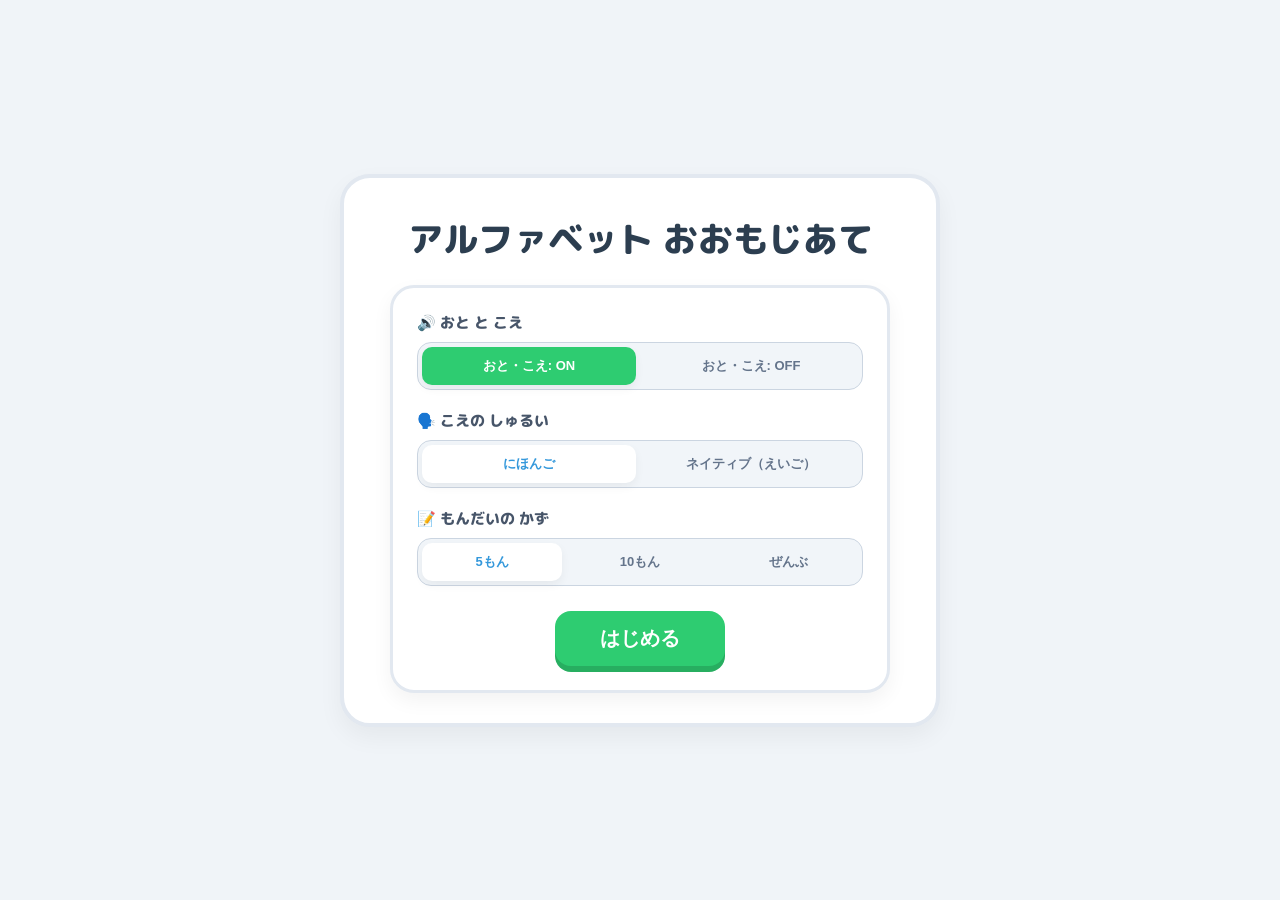
<file: abc_upper.html>
<!DOCTYPE html>
<html lang="ja">
<head>
    <meta charset="UTF-8">
    <meta name="viewport" content="width=device-width, initial-scale=1.0, user-scalable=no">
    <title>アルファベット おおもじあて</title>
    <link rel="stylesheet" href="css/common.css">
    <script src="js/common.js"></script>
    <style>
        body {
            min-height: 100vh;
            display: flex;
            flex-direction: column;
            align-items: center;
            justify-content: center;
            padding: 20px;
            touch-action: manipulation;
        }

        /* ゲームボード（上下2列のレスポンシブな折り返しレイアウト） */
        .game-board { 
            display: flex; 
            flex-direction: column; 
            gap: 15px; 
            padding: 20px; 
            background: white; 
            border-radius: 25px; 
            box-shadow: 0 8px 30px rgba(0,0,0,0.05); 
            width: 95%; 
            max-width: 620px; 
            align-items: center;
            margin: 0 auto;
        }
        
        /* カードが横に1列に並ぶコンテナ */
        .card-container { 
            display: flex; 
            flex-direction: row; 
            flex-wrap: nowrap; 
            justify-content: center; 
            gap: 10px; 
            width: 100%; 
        }

        /* 矢印ガイド付きの仕切り線コンテナ */
        .board-divider-container {
            display: flex;
            align-items: center;
            justify-content: center;
            gap: 15px;
            width: 100%;
            margin: 5px 0;
            user-select: none;
        }
        
        .board-arrow-text {
            font-size: 13px;
            font-weight: bold;
            color: #bdc3c7;
            letter-spacing: 1px;
        }

        .board-arrow {
            font-size: 16px;
            color: var(--primary);
            display: inline-block;
            animation: bounceUp 1.5s infinite ease-in-out;
        }

        /* 矢印が上にふわふわ跳ねるアニメーション */
        @keyframes bounceUp {
            0%, 100% { transform: translateY(0); }
            50% { transform: translateY(-6px); }
        }
        
        /* ドラッグ/タップ用アルファベットカード */
        .draggable { 
            width: 82px; height: 90px; background: var(--primary); color: white; 
            display: flex; flex-direction: column; justify-content: center; align-items: center; 
            border-radius: 12px; cursor: grab; box-shadow: 0 5px 0 #2980b9; 
            transition: transform 0.2s, box-shadow 0.2s;
            user-select: none;
        }
        .draggable:active { transform: translateY(4px); box-shadow: none; }
        
        /* タブレット・スマホ用の選択中スタイル */
        .draggable.selected {
            transform: scale(1.1) translateY(-5px);
            box-shadow: 0 0 0 4px var(--primary), 0 10px 20px rgba(52, 152, 219, 0.4);
            z-index: 10;
        }

        .main-char { font-size: 38px; font-weight: bold; line-height: 1; }
        .reading-char { font-size: 13px; margin-top: 4px; font-weight: normal; opacity: 0.9; }

        /* ドロップゾーン */
        .dropzone { 
            width: 88px; height: 80px; border: 2.5px dashed #cbd5e0; 
            display: flex; justify-content: center; align-items: center; 
            font-size: 40px; font-weight: bold; color: #cbd5e0; border-radius: 15px; 
            transition: all 0.2s;
            cursor: pointer;
            user-select: none;
        }
        .dropzone.success { border-style: solid; border-color: var(--success); color: var(--success); background: #eafaf1; animation: pop 0.3s; }

        @keyframes pop { 50% { transform: scale(1.15); } }
        
        .btn { padding: 15px 40px; font-size: 20px; cursor: pointer; border-radius: 50px; border: none; background: var(--primary); color: white; font-weight: bold; box-shadow: 0 4px 15px rgba(0,0,0,0.1); transition: 0.3s; }
        .btn:hover { transform: scale(1.05); }

        /* つぎのステージへボタン（画面中央にポップアップ配置） */
        #nextBtn { 
            position: fixed; 
            top: 50%; 
            left: 50%; 
            transform: translate(-50%, -50%) scale(0.5); 
            z-index: 600; 
            background: linear-gradient(135deg, var(--gold), #f39c12); 
            box-shadow: 0 15px 35px rgba(243, 156, 18, 0.5), 0 0 0 10px rgba(255, 255, 255, 0.8); 
            font-size: clamp(20px, 5vw, 28px);
            padding: 22px 50px;
            border-radius: 60px;
            border: 4px solid white;
            visibility: hidden;
            opacity: 0;
            transition: all 0.4s cubic-bezier(0.175, 0.885, 0.32, 1.275);
            white-space: nowrap;
        }
        #nextBtn.show {
            visibility: visible;
            opacity: 1;
            transform: translate(-50%, -50%) scale(1);
        }

        .stats-card { background: #fff; padding: 20px; border-radius: 20px; border: 2px solid #eee; margin: 15px auto; box-shadow: 0 10px 20px rgba(0,0,0,0.05); width: 85%; max-width: 440px; }
        .stat-detail { text-align: left; font-size: 16px; color: #555; margin: 10px 0; display: flex; justify-content: space-between; border-bottom: 1px dashed #eee; padding-bottom: 5px; }

        /* アプリ別テーマカラー（おおもじ = Teal） */
        .collection-container {
            background: #f0fdfa !important;
            border: 2px solid #99f6e4;
            box-shadow: none !important;
        }

        /* ドーナツグラフスタイル */
        .donut-chart {
            width: 140px;
            height: 140px;
            border-radius: 50%;
            display: flex;
            align-items: center;
            justify-content: center;
            position: relative;
            margin: 15px auto;
            box-shadow: 0 4px 10px rgba(0,0,0,0.1);
        }
        .donut-chart::before {
            content: "";
            position: absolute;
            width: 95px;
            height: 95px;
            background: white;
            border-radius: 50%;
        }
        .donut-chart-text {
            position: relative;
            z-index: 1;
            font-size: 24px;
            font-weight: bold;
            color: #333;
            text-align: center;
            line-height: 1.2;
        }
        .donut-chart-text span {
            font-size: 11px;
            display: block;
            color: #7f8c8d;
            font-weight: normal;
        }

        /* グラフの凡例 */
        .legend-container {
            display: flex;
            justify-content: center;
            gap: 15px;
            margin: 10px 0;
            font-size: 13px;
            font-weight: bold;
        }
        .legend-item {
            display: flex;
            align-items: center;
            gap: 5px;
        }
        .legend-color {
            width: 12px;
            height: 12px;
            border-radius: 3px;
        }

        /* スマホ・極小画面用レイアウト調整 */
        @media (max-width: 600px) {
            .char-slot {
                border-width: 1.5px;
                border-radius: 4px;
            }
            .collection-container {
                padding: 10px 5px;
            }
            .game-board {
                gap: 10px;
                padding: 12px;
            }
            .card-container {
                gap: 8px;
            }
            .draggable {
                width: 64px; height: 72px;
                box-shadow: 0 4px 0 #2980b9;
                border-radius: 10px;
            }
            .draggable:active { transform: translateY(3px); }
            .main-char { font-size: 28px; }
            .reading-char { font-size: 10px; }
            .dropzone {
                width: 68px; height: 64px;
                font-size: 30px;
                border-radius: 10px;
                border-width: 2px;
            }
            .board-divider-container {
                margin: 2px 0;
            }
            .board-arrow-text {
                font-size: 11px;
            }
            .board-arrow {
                font-size: 13px;
            }
        }
    </style>
</head>
<body>
    <div class="container">
        <div id="start-screen" class="screen screen-active">
            <h1 class="main-title" style="margin-bottom: 20px;">アルファベット おおもじあて</h1>
            
            <div class="settings-card" style="text-align: left;">
                <div class="settings-row">
                    <span class="settings-label">🔊 おと と こえ</span>
                    <div class="toggle-group">
                        <button id="soundMasterBtn" class="toggle-item active" onclick="SoundController.toggle()">おと・こえ: ON</button>
                        <button id="soundMasterBtnOff" class="toggle-item" onclick="SoundController.toggle()">おと・こえ: OFF</button>
                    </div>
                </div>

                <div class="settings-row">
                    <span class="settings-label">🗣️ こえの しゅるい</span>
                    <div class="toggle-group">
                        <button id="voiceModeJaBtn" class="toggle-item active" onclick="setVoiceMode('ja')">にほんご</button>
                        <button id="voiceModeEnBtn" class="toggle-item" onclick="setVoiceMode('en')">ネイティブ（えいご）</button>
                    </div>
                </div>

                <div class="settings-row">
                    <span class="settings-label">📝 もんだいの かず</span>
                    <div class="toggle-group">
                        <button id="qNum5" class="toggle-item active" onclick="setQuestionNum(5)">5もん</button>
                        <button id="qNum10" class="toggle-item" onclick="setQuestionNum(10)">10もん</button>
                        <button id="qNumAll" class="toggle-item" onclick="setQuestionNum(26)">ぜんぶ</button>
                    </div>
                </div>

                <div style="margin-top: 25px; text-align: center;">
                    <button class="btn-pop btn-pop-success" style="font-size: 20px; padding: 14px 45px;" onclick="initGame()">はじめる</button>
                </div>
            </div>
        </div>

        <div id="game-screen" class="screen">
            <div class="game-header">
                <div id="q-counter">もんだい: 1 / 26</div>
                <div id="score-counter">いっぱつOK: 0</div>
            </div>

            <div class="collection-container" id="collectionContainer">
                <div class="collection-header">
                    <div style="font-size: 11px; color: #666; font-weight: bold; letter-spacing: 0.5px;">こたえたアルファベット</div>
                    <div id="layoutControls">
                        <button id="layoutHideBtn" class="layout-switch-btn" onclick="switchMapLayout('hide')">かくす</button>
                        <button id="layoutAbcBtn" class="layout-switch-btn active" onclick="switchMapLayout('abc')">ABC</button>
                        <button id="layoutKbdBtn" class="layout-switch-btn" onclick="switchMapLayout('keyboard')">キーボード</button>
                        <button class="sound-toggle-btn layout-switch-btn" onclick="SoundController.toggle()">🔊 おと: ON</button>
                        <button class="layout-switch-btn" onclick="Navigation.showQuitModal(() => goToStartScreen())" style="background: #f1f5f9; color: var(--miss);">やめる</button>
                    </div>
                </div>
                <div class="collection-grid" id="collectionGrid"></div>
            </div>

            <div id="status-msg">こもじ を うえに はこぼう！</div>

            <!-- 上下グリッド式のゲームボード -->
            <div class="game-board">
                <!-- 上段：大文字枠 -->
                <div class="card-container" id="targets"></div>
                
                <!-- 中央：上向き矢印ガイド -->
                <div class="board-divider-container">
                    <span class="board-arrow">▲</span>
                    <span class="board-arrow-text">うえに はこぼう！</span>
                    <span class="board-arrow">▲</span>
                </div>
                
                <!-- 下段：小文字カード -->
                <div class="card-container" id="sources"></div>
            </div>

            <!-- 画面中央付近に表示される、押しやすいつぎのステージボタン -->
            <button class="btn-pop btn-pop-success" id="nextBtn" onclick="startRound()">つぎの ステージへ！ ➔</button>
        </div>

        <div id="result-screen" class="screen">
            <h2 class="result-title" style="font-size: 1.8rem; font-weight: 800; color: #2c3e50; margin-bottom: 20px;">しんだん けっか</h2>
            <div id="result-content"></div>
            <div style="display: flex; gap: 12px; justify-content: center; width: 100%; max-width: 440px; margin-top: 15px;">
                <button class="btn-pop btn-pop-success" onclick="resetGame()" style="flex: 1; font-size: clamp(16px, 4vw, 20px); padding: 12px 20px;">もういちど あそぶ</button>
                <button class="btn-pop btn-pop-gray" onclick="goToStartScreen()" style="flex: 1; font-size: clamp(16px, 4vw, 20px); padding: 12px 20px;">はじめの がめん</button>
            </div>
        </div>
    </div>

    <script>
        // 画像のホームポジション色に合わせた指使い設定
        const charData = {
            'A': {read:'えー', type:'trans', finger:'pinky-l', fill:'fill-a'}, 
            'B': {read:'びー', type:'trans', finger:'index-l'}, 
            'C': {read:'しー', type:'parent', finger:'middle-l'},
            'D': {read:'でー', type:'trans', finger:'middle-l'}, 
            'E': {read:'いー', type:'trans', finger:'middle-l', fill:'fill-e'}, 
            'F': {read:'えふ', type:'trans', finger:'index-l'},
            'G': {read:'じー', type:'trans', finger:'index-l'}, 
            'H': {read:'えいち', type:'trans', finger:'index-r'}, 
            'I': {read:'あい', type:'trans', finger:'middle-r', fill:'fill-i'},
            'J': {read:'じぇー', type:'parent', finger:'index-r'}, 
            'K': {read:'けー', type:'parent', finger:'middle-r'}, 
            'L': {read:'える', type:'trans', finger:'ring-r'},
            'M': {read:'えむ', type:'parent', finger:'index-r'}, 
            'N': {read:'えぬ', type:'trans', finger:'index-r'}, 
            'O': {read:'おー', type:'parent', finger:'ring-r', fill:'fill-o'},
            'P': {read:'ぴー', type:'parent', finger:'pinky-r'}, 
            'Q': {read:'きゅー', type:'trans', finger:'pinky-l'}, 
            'R': {read:'あーる', type:'trans', finger:'index-l'},
            'S': {read:'えす', type:'parent', finger:'ring-l'}, 
            'T': {read:'てぃー', type:'trans', finger:'index-l'}, 
            'U': {read:'ゆー', type:'parent', finger:'index-r', fill:'fill-u'},
            'V': {read:'ぶい', type:'parent', finger:'index-l'}, 
            'W': {read:'だぶりゅー', type:'parent', finger:'ring-l'}, 
            'X': {read:'えっくす', type:'parent', finger:'ring-l'},
            'Y': {read:'わい', type:'trans', finger:'index-r'}, 
            'Z': {read:'ぜっと', type:'parent', finger:'pinky-l'}
        };

        const kbdRows = [
            ["Q","W","E","R","T","Y","U","I","O","P"],
            ["A","S","D","F","G","H","J","K","L"],
            ["Z","X","C","V","B","N","M"]
        ];

        let globalCleared = new Set(), sessionCleared = new Set(), startTime, roundSolved = 0;
        let isSoundEnabled = SettingsManager.get('soundEnabled');
        let voiceMode = SettingsManager.get('voiceMode');
        let currentLayout = 'abc';
        let totalQuestionsLimit = 5;
        let gameSessionList = [];
        let currentRoundLength = 0;
        let attemptsPerChar = {};
        let selectedChar = null;
        let selectedElement = null;
        let activeDragEl = null;
        let touchStartX = 0, touchStartY = 0;
        let elStartX = 0, elStartY = 0;

        const alpha = Object.keys(charData);

        function setQuestionNum(num) {
            totalQuestionsLimit = num;
            document.getElementById('qNum5').classList.toggle('active', num === 5);
            document.getElementById('qNum10').classList.toggle('active', num === 10);
            document.getElementById('qNumAll').classList.toggle('active', num === 26);
            if (window.SpeechManager) SpeechManager.unlock();
        }

        function toggleSoundMaster() {
            isSoundEnabled = !isSoundEnabled;
            SettingsManager.set('soundEnabled', isSoundEnabled);
            updateSettingsUI();
            if (window.SpeechManager) SpeechManager.unlock();
        }

        function setVoiceMode(mode) {
            voiceMode = mode;
            SettingsManager.set('voiceMode', mode);
            updateSettingsUI();
            if (window.SpeechManager) SpeechManager.unlock();
            SpeechManager.speak(mode === 'en' ? "Ready" : "スタート");
        }

        function updateSettingsUI() {
            const enabled = SettingsManager.get('soundEnabled');
            const vMode = SettingsManager.get('voiceMode');
            document.getElementById('soundMasterBtn').classList.toggle('active', enabled);
            document.getElementById('soundMasterBtnOff').classList.toggle('active', !enabled);
            document.getElementById('voiceModeJaBtn').classList.toggle('active', vMode === 'ja');
            document.getElementById('voiceModeEnBtn').classList.toggle('active', vMode === 'en');
        }

        // ページロード時の初期設定復元
        window.addEventListener('DOMContentLoaded', () => {
            isSoundEnabled = SettingsManager.get('soundEnabled') ?? true;
            voiceMode = SettingsManager.get('voiceMode') || 'ja';
            updateSettingsUI();
        });

        // アルファベット音声の読み上げ
        function speakChar(char) {
            if (!isSoundEnabled) return;
            if (voiceMode === 'en') {
                SpeechManager.speak(char, 'en');
            } else {
                SpeechManager.speak(charData[char].read, 'ja');
            }
        }

        function switchMapLayout(layout) {
            currentLayout = layout;
            const container = document.getElementById('collectionContainer');
            document.getElementById('layoutHideBtn').classList.toggle('active', layout === 'hide');
            document.getElementById('layoutAbcBtn').classList.toggle('active', layout === 'abc');
            document.getElementById('layoutKbdBtn').classList.toggle('active', layout === 'keyboard');
            if (layout === 'hide') { container.classList.add('map-hidden'); } 
            else { container.classList.remove('map-hidden'); renderCollectionMap(); }
        }

        function renderCollectionMap() {
            if (currentLayout === 'hide') return;
            const grid = document.getElementById('collectionGrid');
            grid.innerHTML = "";
            if (currentLayout === 'abc') {
                let row = document.createElement('div'); row.className = 'kbd-row';
                alpha.forEach(c => { row.appendChild(createSlot(c)); if(c === 'M') { grid.appendChild(row); row = document.createElement('div'); row.className = 'kbd-row'; } });
                grid.appendChild(row);
            } else {
                kbdRows.forEach(rowArr => {
                    const rowDiv = document.createElement('div'); rowDiv.className = 'kbd-row';
                    rowArr.forEach(c => { rowDiv.appendChild(createSlot(c)); });
                    grid.appendChild(rowDiv);
                });
            }
        }

        function createSlot(c) {
            const s = document.createElement('div');
            const data = charData[c];
            const isActive = globalCleared.has(c) || sessionCleared.has(c);
            s.className = `char-slot f-${data.finger} ${isActive ? 'active' : ''} ${data.fill || ''}`;
            s.textContent = c;
            return s;
        }

        function initGame() {
            if (window.SpeechManager) SpeechManager.unlock();
            window.addEventListener('touchmove', handleWindowTouchMove, { passive: false });
            window.addEventListener('touchend', handleWindowTouchEnd, { passive: false });
            window.addEventListener('mousemove', handleWindowMouseMove);
            window.addEventListener('mouseup', handleWindowMouseUp);
            document.body.addEventListener('click', (e) => {
                if (!e.target.closest('.draggable') && !e.target.closest('.dropzone') && selectedElement) {
                    selectedElement.classList.remove('selected');
                    selectedElement = null; selectedChar = null;
                    document.getElementById('status-msg').textContent = "こもじ を えらんでね！";
                }
            });
            showScreen('game-screen');
            startTime = Date.now(); 
            sessionCleared.clear();
            gameSessionList = [...alpha].sort(() => Math.random() - 0.5).slice(0, totalQuestionsLimit);
            attemptsPerChar = {};
            renderCollectionMap(); 
            startRound();
        }

        function selectCharCard(el, char) {
            if (selectedElement) selectedElement.classList.remove('selected');
            if (selectedElement === el) {
                selectedElement = null; selectedChar = null;
                document.getElementById('status-msg').textContent = "こもじ を えらんでね！";
            } else {
                selectedElement = el; selectedChar = char;
                el.classList.add('selected');
                document.getElementById('status-msg').textContent = `「${char.toLowerCase()}」を うえに はこぼう！`;
            }
        }

        function dropOn(dz, char) {
            if (!char) return;
            if (dz.classList.contains('success')) return;

            if (dz.getAttribute('data-char') === char) {
                dz.classList.add('success');
                dz.textContent = char.toLowerCase();
                if (selectedElement) { selectedElement.style.visibility = 'hidden'; selectedElement.classList.remove('selected'); }
                selectedElement = null; selectedChar = null;
                sessionCleared.add(char);
                globalCleared.add(char);
                renderCollectionMap();
                updateHeader();
                document.getElementById('status-msg').textContent = "正解！";
                document.getElementById('status-msg').style.color = "var(--success)";
                AudioManager.play('ok');
                speakChar(char);
                roundSolved++;
                if (roundSolved >= currentRoundLength) {
                    const remaining = gameSessionList.filter(c => !sessionCleared.has(c));
                    if (remaining.length === 0) {
                        document.getElementById('status-msg').textContent = "ゲームクリア！";
                        setTimeout(() => {
                            showResult();
                        }, 1200);
                    } else {
                        document.getElementById('status-msg').textContent = "ステージクリア！";
                        document.getElementById('nextBtn').classList.add('show');
                    }
                }
            } else {
                dz.style.borderColor = "var(--miss)";
                dz.style.color = "var(--miss)";
                document.getElementById('status-msg').textContent = "ちがうみたい…";
                document.getElementById('status-msg').style.color = "var(--miss)";
                AudioManager.play('ng');
                attemptsPerChar[char] = (attemptsPerChar[char] || 0) + 1;
                
                setTimeout(() => {
                    dz.style.borderColor = ""; dz.style.color = "";
                }, 800);

                if (selectedElement) selectedElement.classList.remove('selected');
                selectedElement = null; selectedChar = null;
            }
        }

        function showScreen(screenId) {
            document.querySelectorAll('.screen').forEach(s => s.classList.remove('screen-active'));
            document.getElementById(screenId).classList.add('screen-active');
        }

        function resetGame() {
            if (window.SpeechManager) SpeechManager.unlock();
            showScreen('game-screen');
            sessionCleared.clear();
            roundSolved = 0;
            startTime = Date.now();
            gameSessionList = [...alpha].sort(() => Math.random() - 0.5).slice(0, totalQuestionsLimit);
            attemptsPerChar = {};
            renderCollectionMap();
            startRound();
        }

        function goToStartScreen() {
            if (window.SpeechManager) SpeechManager.unlock();
            showScreen('start-screen');
            sessionCleared.clear();
            roundSolved = 0;
            gameSessionList = [];
            attemptsPerChar = {};
            document.getElementById('sources').innerHTML = "";
            document.getElementById('targets').innerHTML = "";
            document.getElementById('nextBtn').classList.remove('show');
            renderCollectionMap();
        }

        function updateHeader() {
            document.getElementById('q-counter').innerText = `もんだい: ${sessionCleared.size} / ${totalQuestionsLimit}`;
            const failedCount = Object.keys(attemptsPerChar).filter(c => attemptsPerChar[c] > 0).length;
            document.getElementById('score-counter').innerText = `いっぱつOK: ${sessionCleared.size - failedCount}`;
        }

        function startRound() {
            updateHeader();
            const src = document.getElementById('sources'), tgt = document.getElementById('targets');
            src.innerHTML = ""; tgt.innerHTML = "";
            document.getElementById('nextBtn').classList.remove('show');
            roundSolved = 0;
            const remaining = gameSessionList.filter(c => !sessionCleared.has(c));
            if (remaining.length === 0) return showResult();
            const current = remaining.slice(0, 5);
            currentRoundLength = current.length;
            [...current].sort(() => Math.random() - 0.5).forEach(c => {
                const d = document.createElement('div');
                d.className = 'draggable'; 
                d.innerHTML = `<span class="main-char">${c.toLowerCase()}</span><span class="reading-char">${charData[c].read}</span>`;
                d.addEventListener('click', (e) => { e.stopPropagation(); selectCharCard(d, c); });
                d.addEventListener('touchstart', (e) => {
                    e.stopPropagation(); selectCharCard(d, c); activeDragEl = d;
                    const touch = e.touches[0]; touchStartX = touch.clientX; touchStartY = touch.clientY;
                    const rect = d.getBoundingClientRect(); elStartX = rect.left; elStartY = rect.top;
                    d.style.position = 'fixed'; d.style.left = `${elStartX}px`; d.style.top = `${elStartY}px`; d.style.zIndex = '1000';
                    d.style.pointerEvents = 'none';
                }, { passive: false });
                d.addEventListener('mousedown', (e) => {
                    if (e.button !== 0) return;
                    e.preventDefault();
                    e.stopPropagation();
                    selectCharCard(d, c);
                    activeDragEl = d;
                    touchStartX = e.clientX;
                    touchStartY = e.clientY;
                    const rect = d.getBoundingClientRect();
                    elStartX = rect.left;
                    elStartY = rect.top;
                    d.style.position = 'fixed';
                    d.style.left = `${elStartX}px`;
                    d.style.top = `${elStartY}px`;
                    d.style.zIndex = '1000';
                    d.style.pointerEvents = 'none';
                });
                src.appendChild(d);
            });
            [...current].sort(() => Math.random() - 0.5).forEach(c => {
                const z = document.createElement('div');
                z.className = 'dropzone'; z.textContent = c; z.setAttribute('data-char', c);
                z.addEventListener('click', (e) => { e.stopPropagation(); if (selectedChar) dropOn(z, selectedChar); });
                tgt.appendChild(z);
            });
        }

        function handleWindowTouchMove(e) {
            if (!activeDragEl) return;
            e.preventDefault();
            const touch = e.touches[0];
            activeDragEl.style.left = `${elStartX + (touch.clientX - touchStartX)}px`;
            activeDragEl.style.top = `${elStartY + (touch.clientY - touchStartY)}px`;
        }

        function findOverlappingDropzone(dragEl, fallbackX, fallbackY) {
            const dragRect = dragEl.getBoundingClientRect();
            const dragCenterX = dragRect.left + dragRect.width / 2;
            const dragCenterY = dragRect.top + dragRect.height / 2;

            const dropzones = Array.from(document.querySelectorAll('.dropzone:not(.success)'));
            
            // 1. カードの中心点がドロップゾーン内（±15pxの許容マージン付き）にあるかを優先判定
            for (const zone of dropzones) {
                const zRect = zone.getBoundingClientRect();
                if (dragCenterX >= zRect.left - 15 && dragCenterX <= zRect.right + 15 &&
                    dragCenterY >= zRect.top - 15 && dragCenterY <= zRect.bottom + 15) {
                    return zone;
                }
            }

            // 2. 最も重なり面積が大きい未正解ゾーンを判定（少しズレていてもカードの15%以上重なっていればOK）
            let bestZone = null;
            let maxOverlapArea = 0;
            const dragArea = dragRect.width * dragRect.height;

            for (const zone of dropzones) {
                const zRect = zone.getBoundingClientRect();
                const overlapWidth = Math.max(0, Math.min(dragRect.right, zRect.right) - Math.max(dragRect.left, zRect.left));
                const overlapHeight = Math.max(0, Math.min(dragRect.bottom, zRect.bottom) - Math.max(dragRect.top, zRect.top));
                const overlapArea = overlapWidth * overlapHeight;

                if (overlapArea > dragArea * 0.15 && overlapArea > maxOverlapArea) {
                    maxOverlapArea = overlapArea;
                    bestZone = zone;
                }
            }

            if (bestZone) return bestZone;

            // 3. フォールバック：従来の指先・カーソル座標での判定
            if (fallbackX !== undefined && fallbackY !== undefined) {
                const dropTarget = document.elementFromPoint(fallbackX, fallbackY);
                return dropTarget ? dropTarget.closest('.dropzone:not(.success)') : null;
            }

            return null;
        }

        function handleWindowTouchEnd(e) {
            if (!activeDragEl) return;
            const touch = e.changedTouches[0];
            const zone = findOverlappingDropzone(activeDragEl, touch.clientX, touch.clientY);
            activeDragEl.style.pointerEvents = '';
            if (zone) dropOn(zone, selectedChar);
            activeDragEl.style.position = ''; activeDragEl.style.left = ''; activeDragEl.style.top = ''; activeDragEl.style.zIndex = '';
            activeDragEl = null;
        }

        function handleWindowMouseMove(e) {
            if (!activeDragEl) return;
            activeDragEl.style.left = `${elStartX + (e.clientX - touchStartX)}px`;
            activeDragEl.style.top = `${elStartY + (e.clientY - touchStartY)}px`;
        }

        function handleWindowMouseUp(e) {
            if (!activeDragEl) return;
            const zone = findOverlappingDropzone(activeDragEl, e.clientX, e.clientY);
            activeDragEl.style.pointerEvents = '';
            if (zone) dropOn(zone, selectedChar);
            activeDragEl.style.position = ''; activeDragEl.style.left = ''; activeDragEl.style.top = ''; activeDragEl.style.zIndex = '';
            activeDragEl = null;
        }

        function showResult() {
            document.getElementById('nextBtn').classList.remove('show');
            const totalTime = Math.floor((Date.now() - startTime) / 1000);
            const min = Math.floor(totalTime / 60), sec = totalTime % 60;
            const res = document.getElementById('result-screen');
            showScreen('result-screen');

            const totalPlayed = gameSessionList.length;
            const failedChars = Object.keys(attemptsPerChar).filter(c => attemptsPerChar[c] > 0);
            const perfectCount = totalPlayed - failedChars.length;
            const perfectRatio = totalPlayed > 0 ? Math.round((perfectCount / totalPlayed) * 100) : 0;
            const accuracyPercent = perfectRatio;
            const perfectAll = failedChars.length === 0;
            const time = totalTime;

            if (perfectAll) {
                AudioManager.play('perfect');
            } else {
                AudioManager.play('clear');
            }

            let failedGuideHTML = "";
            if (failedChars.length > 0) {
                failedGuideHTML = `
                    <div style="margin-top: 15px; font-weight: bold; color: #555; font-size: 14px;"> このもじを たしかめておいてね！🌟</div>
                    <div style="display: flex; gap: 8px; justify-content: center; flex-wrap: wrap; margin-top: 8px;">
                        ${failedChars.map(c => `
                            <span style="background: #ffeaa7; color: #d35400; padding: 6px 12px; border-radius: 20px; font-weight: bold; font-size: 15px; border: 1px solid #f39c12; display: inline-flex; align-items: center; gap: 4px;">
                                <strong style="font-size: 18px;">${c}</strong><span style="font-size:12px; font-weight:normal; opacity:0.8;">${c.toLowerCase()}</span>
                            </span>
                        `).join('')}
                    </div>
                `;
            } else {
                failedGuideHTML = `
                    <div style="margin-top: 15px; font-weight: bold; color: #f1c40f; font-size: 16px; animation: pop 1s infinite alternate;">👑 ぜんぶ いっぱつで できたよ！👑</div>
                `;
            }

            document.getElementById('result-content').innerHTML = `
                <div style="font-size:32px; font-weight:bold; color:var(--gold); margin-bottom:10px;">*** ${perfectAll ? 'パーフェクト' : 'クリア'} ***</div>
                <div class="stats-card">
                    <div class="donut-chart" style="background: conic-gradient(var(--success) 0% ${perfectRatio}%, var(--retry) ${perfectRatio}% 100%);">
                        <div class="donut-chart-text">
                            ${accuracyPercent}%
                            <span>いっぱつ率</span>
                        </div>
                    </div>

                    <div class="legend-container">
                        <div class="legend-item">
                            <div class="legend-color" style="background: var(--success);"></div>
                            <span>いっぱつでできた！</span>
                        </div>
                        <div class="legend-item">
                            <div class="legend-color" style="background: var(--retry);"></div>
                            <span>あきらめずにできた！</span>
                        </div>
                    </div>

                    <div style="border-top: 1px dashed #eee; margin: 15px 0 10px 0;"></div>

                    <div class="stat-detail"><span>タイム</span> <b>${time}びょう</b></div>
                    <div class="stat-detail"><span>ぜんぶの もんだい</span> <b>${totalPlayed}もん</b></div>
                    <div class="stat-detail"><span>いっぱつで できた！</span> <b style="color:var(--success);">${perfectCount}もん</b></div>
                    
                    ${failedGuideHTML}
                </div>
            `;

            for(let i=0; i<80; i++) {
                const c = document.createElement('div');
                c.style.cssText = `position:fixed; width:10px; height:10px; background:hsl(${Math.random()*360},70%,60%); top:-10px; left:${Math.random()*100}vw; z-index:1100; pointer-events:none;`;
                document.body.appendChild(c);
                c.animate([{ transform: 'translateY(0) rotate(0)' }, { transform: `translateY(105vh) rotate(${Math.random()*720}deg)` }], { duration: 2000 + Math.random()*2000, easing: 'cubic-bezier(0,1,1,1)' }).onfinish = () => c.remove();
            }
        }
    </script>
</body>
</html>
</file>
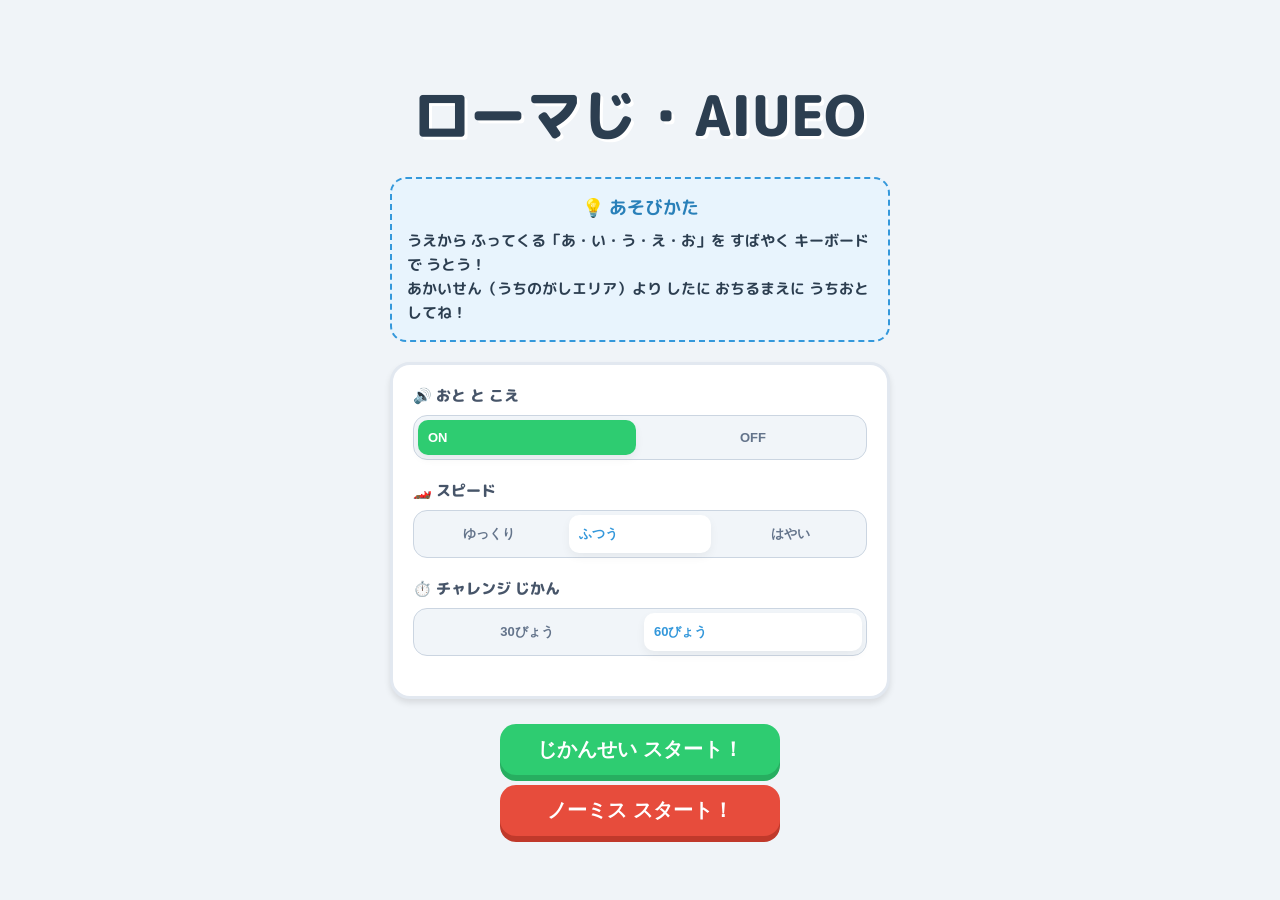
<file: roman1.html>
<!DOCTYPE html>
<html lang="ja">
<head>
    <meta charset="UTF-8">
    <meta name="viewport" content="width=device-width, initial-scale=1.0, maximum-scale=1.0, user-scalable=no">
    <title>ローマじ・AIUEO</title>
    <link rel="stylesheet" href="css/common.css">
    <script src="js/common.js"></script>
    <style>
        body {
            display: flex;
            flex-direction: column;
            align-items: center;
            justify-content: center;
            min-height: 100vh;
            margin: 0;
            padding: 20px 0;
        }
        .screen { display: none; flex-direction: column; align-items: center; width: 100%; max-width: 800px; animation: fadeIn 0.3s ease-out; }
        .active { display: flex; }

        @keyframes fadeIn { from { opacity: 0; transform: translateY(10px); } to { opacity: 1; transform: translateY(0); } }

        h1 { font-size: clamp(32px, 8vw, 56px); color: #2c3e50; text-shadow: 3px 3px 0px #fff; margin-bottom: 20px; }
        
        .settings-card { background: white; padding: 20px; border-radius: 20px; box-shadow: 0 4px 6px rgba(0,0,0,0.1); width: 90%; max-width: 500px; margin-bottom: 20px; }
        
        .howto-card-simple {
            background: #e8f4fd; 
            padding: 15px; 
            border-radius: 16px; 
            margin-bottom: 20px; 
            border: 2px dashed var(--primary);
            width: 90%;
            max-width: 500px;
            box-sizing: border-box;
        }
        .howto-title {
            font-size: 18px;
            font-weight: bold;
            color: #2980b9;
            margin-bottom: 8px;
            display: block;
            text-align: center;
        }
        .howto-text {
            font-size: 15px;
            margin: 0;
            line-height: 1.6;
            text-align: left;
            font-weight: bold;
        }

        /* ゲーム画面 */
        #game-container { 
            position: relative; width: 450px; height: 400px; 
            background: #fff; border: 6px solid #333; border-radius: 20px; 
            overflow: hidden; box-shadow: 0 4px 6px rgba(0,0,0,0.1);
        }

        #judgment-zone { 
            position: absolute; bottom: 0; width: 100%; height: 100px; 
            background: rgba(231, 76, 60, 0.12); border-top: 3px dashed #e74c3c; 
            z-index: 1; 
        }
        #judgment-zone::after {
            content: '▲ ここから下は うちのがし ▲';
            position: absolute;
            right: 15px;
            top: 6px;
            font-size: 11px;
            color: #e74c3c;
            font-weight: bold;
            opacity: 0.9;
        }

        .block { 
            position: absolute; width: 70px; height: 80px; border-radius: 12px; 
            display: flex; flex-direction: column; align-items: center; justify-content: center; 
            font-weight: bold; color: white; z-index: 2; transition: transform 0.1s;
            box-shadow: 0 4px 8px rgba(0,0,0,0.2);
        }

        .hit-effect {
            position: absolute; font-size: 22px; font-weight: bold;
            pointer-events: none; animation: floatUp 0.6s forwards; z-index: 10;
            text-shadow: 2px 2px 0 white;
        }
        @keyframes floatUp { from { opacity: 1; transform: translateY(0) scale(1); } to { opacity: 0; transform: translateY(-50px) scale(0.8); } }

        /* 結果画面・分析パーツ */
        .result-card {
            background: white;
            padding: 20px;
            border-radius: 24px;
            border: 2px solid #e1e8ed;
            width: 100%;
            max-width: 450px;
            margin: 15px 0;
            box-shadow: 0 10px 25px rgba(0,0,0,0.05);
        }
        .stat-row {
            display: flex;
            justify-content: space-between;
            font-size: 16px;
            font-weight: bold;
            color: #555;
            padding: 8px 0;
            border-bottom: 1px dashed #eee;
        }
        .vowel-analysis {
            width: 100%;
            margin-top: 20px;
            text-align: left;
        }
        .v-bar-container {
            background: #e2e8f0;
            height: 12px;
            border-radius: 6px;
            overflow: hidden;
            margin: 6px 0 15px 0;
        }
        .v-bar {
            height: 100%;
            width: 0%;
            transition: width 0.8s ease-out;
        }

        /* 落ちる母音ターゲットの色 */
        .target-a { background-color: var(--f-pinky-l); }
        .target-i { background-color: var(--f-middle-r); }
        .target-u { background-color: var(--f-index-r); }
        .target-e { background-color: var(--f-middle-l); }
        .target-o { background-color: var(--f-ring-r); }

        .key-row { display: flex; justify-content: center; margin-bottom: 4px; }
        .key {
            width: 36px; height: 42px; background: #fff; border-radius: 8px; margin: 2px;
            display: flex; align-items: center; justify-content: center; font-size: 13px;
            font-weight: bold; box-sizing: border-box;
            border: 2px solid #bdc3c7;
            transition: all 0.05s;
        }
        .pressed { transform: translateY(2px); background: #95a5a6 !important; color: white; border-color: #7f8c8d !important; }
        #keyboard-area { margin-top: 15px; background: #dfe4ea; padding: 10px; border-radius: 15px; box-shadow: inset 0 2px 4px rgba(0,0,0,0.1); width: 100%; max-width: 450px; }

        #ui-layer { 
            width: 450px; 
            display: flex; 
            justify-content: space-between; 
            align-items: center; 
            margin-bottom: 5px; 
            font-size: 20px; 
            font-weight: bold; 
        }
        #combo-display { color: #e67e22; font-size: 24px; text-shadow: 1px 1px 0 white; min-height: 1.5em; }
        #timer-display { color: #e74c3c; }
    </style>
</head>
<body>

    <!-- タイトル画面 -->
    <div id="title-screen" class="screen active">
        <h1>ローマじ・AIUEO</h1>
        
        <div class="howto-card-simple">
            <span class="howto-title">💡 あそびかた</span>
            <p class="howto-text">
                うえから ふってくる「あ・い・う・え・お」を すばやく キーボードで うとう！<br>
                あかいせん（うちのがしエリア）より したに おちるまえに うちおとしてね！
            </p>
        </div>

        <div class="settings-card" style="text-align: left; max-width: 500px; margin-bottom: 25px;">
            <div class="settings-row">
                <span class="settings-label">🔊 おと と こえ</span>
                <div class="toggle-group">
                    <button id="soundMasterBtn" class="toggle-item active" onclick="SoundController.toggle()">ON</button>
                    <button id="soundMasterBtnOff" class="toggle-item" onclick="SoundController.toggle()">OFF</button>
                </div>
            </div>

            <div class="settings-row">
                <span class="settings-label">🏎️ スピード</span>
                <div class="toggle-group">
                    <button id="speed-slow" class="toggle-item" onclick="setSpeed('slow')">ゆっくり</button>
                    <button id="speed-normal" class="toggle-item active" onclick="setSpeed('normal')">ふつう</button>
                    <button id="speed-fast" class="toggle-item" onclick="setSpeed('fast')">はやい</button>
                </div>
            </div>

            <div class="settings-row">
                <span class="settings-label">⏱️ チャレンジ じかん</span>
                <div class="toggle-group">
                    <button id="time-30" class="toggle-item" onclick="setTime(30)">30びょう</button>
                    <button id="time-60" class="toggle-item active" onclick="setTime(60)">60びょう</button>
                </div>
            </div>
        </div>

        <div style="display: flex; flex-direction: column; gap: 10px; align-items: center;">
            <button class="btn-pop btn-pop-success" style="width: 280px; font-size: 20px;" onclick="startGame('time')">じかんせい スタート！</button>
            <button class="btn-pop btn-pop-danger" style="width: 280px; font-size: 20px;" onclick="startGame('nomiss')">ノーミス スタート！</button>
        </div>
    </div>

    <!-- ゲーム画面 -->
    <div id="game-screen" class="screen">
        <div id="ui-layer">
            <div id="timer-display">のこり: 60</div>
            <div style="display: flex; gap: 8px; align-items: center;">
                <button class="sound-toggle-btn btn-pop btn-pop-gray" onclick="SoundController.toggle()" style="padding: 6px 12px; font-size: 13px; box-shadow: 0 4px 0 #7f8c8d;">🔊 おと: ON</button>
                <button class="btn-pop btn-pop-gray" style="padding: 6px 16px; font-size: 14px; box-shadow: 0 4px 0 #7f8c8d;" onclick="Navigation.showQuitModal(confirmQuit)">やめる</button>
            </div>
            <div id="score-display">00000</div>
        </div>
        <div id="combo-display"></div>
        <div id="game-container">
            <div id="judgment-zone"></div>
        </div>
        <div id="keyboard-area"></div>
    </div>

    <!-- リザルト画面 -->
    <div id="result-screen" class="screen">
        <div class="result-card">
            <h2 id="result-title" class="text-2xl font-bold mb-4">けっか</h2>
            <div id="stats-area"></div>
            <div class="vowel-analysis" id="analysis-area"></div>
            <button class="btn-pop btn-pop-gray" style="margin-top: 20px; font-size: 18px;" onclick="showTitle()">タイトルに　もどる</button>
        </div>
    </div>

<script>
const romanMap = {'ka':'か','ki':'き','ku':'く','ke':'け','ko':'こ','sa':'さ','si':'し','su':'す','se':'せ','so':'そ','ta':'た','ti':'ち','tu':'つ','te':'て','to':'と','na':'な','ni':'に','nu':'ぬ','ne':'ね','no':'の','ha':'は','hi':'ひ','hu':'ふ','he':'へ','ho':'ほ','ma':'ま','mi':'み','mu':'む','me':'め','mo':'も','ra':'ら','ri':'り','ru':'る','re':'れ','ro':'ろ'};
const vowels = ['a','i','u','e','o'];
const consonants = ['k','s','t','n','h','m','r'];

const fingerClassMap = {
    'q': 'f-pinky-l', 'a': 'f-pinky-l', 'z': 'f-pinky-l',
    'w': 'f-ring-l', 's': 'f-ring-l', 'x': 'f-ring-l',
    'e': 'f-middle-l', 'd': 'f-middle-l', 'c': 'f-middle-l',
    'r': 'f-index-l', 't': 'f-index-l', 'f': 'f-index-l', 'g': 'f-index-l', 'v': 'f-index-l', 'b': 'f-index-l',
    'y': 'f-index-r', 'u': 'f-index-r', 'h': 'f-index-r', 'j': 'f-index-r', 'n': 'f-index-r', 'm': 'f-index-r',
    'i': 'f-middle-r', 'k': 'f-middle-r',
    'o': 'f-ring-r', 'l': 'f-ring-r',
    'p': 'f-pinky-r'
};

const kbLayout = [["Q","W","E","R","T","Y","U","I","O","P"],["A","S","D","F","G","H","J","K","L"],["Z","X","C","V","B","N","M"]];

let config = {
    speed: 'normal',
    time: 60
};

let state = {
    mode: '', score: 0, combo: 0, maxCombo: 0,
    missCount: 0,
    thruCount: 0,
    clearCount: 0,
    timer: 60, interval: null, spawnTimer: null, 
    vowelMisses: {a:0, i:0, u:0, e:0, o:0}, 
    vowelTotal: {a:0, i:0, u:0, e:0, o:0},
    activeBlocks: [], startTime: 0, isGameActive: false,
    isPaused: false
};

// キーボード生成
const kbArea = document.getElementById('keyboard-area');
kbLayout.forEach(row => {
    const rowDiv = document.createElement('div'); rowDiv.className = 'key-row';
    row.forEach(k => {
        const char = k.toLowerCase();
        const div = document.createElement('div');
        div.className = `key ${fingerClassMap[char] || ''}`;
        div.id = `key-${char}`;
        if(vowels.includes(char)) div.classList.add(`target-${char}`);
        div.innerText = k;
        rowDiv.appendChild(div);
    });
    kbArea.appendChild(rowDiv);
});

function setSpeed(val) {
    config.speed = val;
    SettingsManager.set('speed', val);
    document.querySelectorAll('[id^="speed-"]').forEach(el => el.classList.remove('active'));
    document.getElementById(`speed-${val}`).classList.add('active');
}

function setTime(val) {
    config.time = val;
    document.querySelectorAll('[id^="time-"]').forEach(el => el.classList.remove('active'));
    document.getElementById(`time-${val}`).classList.add('active');
}

function startGame(mode) {
    SpeechManager.unlock();
    state = {
        mode: mode, score: 0, combo: 0, maxCombo: 0,
        missCount: 0, thruCount: 0, clearCount: 0, 
        timer: config.time, vowelMisses: {a:0, i:0, u:0, e:0, o:0}, 
        vowelTotal: {a:0, i:0, u:0, e:0, o:0},
        activeBlocks: [], startTime: Date.now(), isGameActive: true,
        isPaused: false
    };
    
    switchScreen('game-screen');
    updateUI();

    startTimer();
    gameLoop();
    scheduleNextSpawn();
}

function startTimer() {
    if(state.mode === 'time') {
        state.interval = setInterval(() => {
            if(!!document.getElementById('quit-modal-common')) return; // 一時停止
            state.timer--;
            document.getElementById('timer-display').innerText = `のこり: ${state.timer}`;
            if(state.timer <= 0) endGame();
        }, 1000);
    } else {
        document.getElementById('timer-display').innerText = `ノーミス！`;
    }
}

function scheduleNextSpawn() {
    if(!state.isGameActive) return;
    
    if(!!document.getElementById('quit-modal-common')) {
        state.spawnTimer = setTimeout(scheduleNextSpawn, 500);
        return;
    }

    createBlock();
    
    let nextTime;
    if(config.speed === 'slow') {
        nextTime = 2000;
    } else {
        let baseInterval = config.speed === 'fast' ? 1000 : 1500;
        nextTime = Math.max(800, baseInterval - (state.clearCount * 20));
    }

    state.spawnTimer = setTimeout(scheduleNextSpawn, nextTime);
}

function createBlock() {
    const c = consonants[Math.floor(Math.random()*consonants.length)];
    const v = vowels[Math.floor(Math.random()*vowels.length)];
    const comboText = c + v;
    const el = document.createElement('div');
    el.className = `block target-${v}`;
    
    el.innerHTML = `
        <div style="font-size:16px; opacity: 0.95; line-height: 1.2; margin-top: 2px;">${comboText.toUpperCase()}</div>
        <div style="font-size:26px; font-weight: bold; line-height: 1.2; margin-bottom: 2px;">${romanMap[comboText]}</div>
    `;
    
    el.style.left = (Math.random() * 360 + 10) + 'px';
    el.style.top = '-90px';
    document.getElementById('game-container').appendChild(el);
    
    state.vowelTotal[v]++;
    
    let blockSpeed;
    if(config.speed === 'slow') {
        blockSpeed = 0.8;
    } else {
        let baseSpeed = config.speed === 'fast' ? 3.2 : 2.0;
        blockSpeed = baseSpeed + (state.clearCount * 0.05) + Math.random();
    }

    state.activeBlocks.push({
        el: el, v: v, y: -90, 
        speed: blockSpeed
    });
}

function gameLoop() {
    if(!state.isGameActive || !!document.getElementById('quit-modal-common')) return; 

    for(let i = state.activeBlocks.length - 1; i >= 0; i--) {
        const b = state.activeBlocks[i];
        b.y += b.speed;
        b.el.style.top = b.y + 'px';

        if(b.y >= 300) {
            handleThru(b.v, b.y);
            removeBlock(i);
            if(state.mode === 'nomiss') endGame();
        }
    }
    requestAnimationFrame(gameLoop);
}

function handleMiss(v) {
    state.missCount++;
    state.combo = 0;
    state.vowelMisses[v]++;
    updateUI();
    AudioManager.play('ng');
    showEffect("うちまちがい！", 310, "#e67e22"); 
}

function handleThru(v, blockY) {
    state.thruCount++;
    state.combo = 0;
    state.vowelMisses[v]++;
    updateUI();
    AudioManager.play('ng');
    showEffect("うちのがした！", 310, "#e74c3c"); 
}

function removeBlock(index) {
    const b = state.activeBlocks[index];
    if(b.el.parentNode) b.el.parentNode.removeChild(b.el);
    state.activeBlocks.splice(index, 1);
}

function showEffect(text, y, color) {
    const eff = document.createElement('div');
    eff.className = 'hit-effect';
    eff.innerText = text;
    eff.style.left = '50%';
    eff.style.top = y + 'px';
    eff.style.color = color;
    document.getElementById('game-container').appendChild(eff);
    setTimeout(() => eff.remove(), 600);
}

function confirmQuit() {
    state.isGameActive = false;
    clearInterval(state.interval);
    clearTimeout(state.spawnTimer);
    
    const container = document.getElementById('game-container');
    while(container.children.length > 1) {
        if(container.lastChild.id !== 'judgment-zone') container.removeChild(container.lastChild);
        else break;
    }
    showTitle();
}

window.addEventListener('keydown', (e) => {
    if(!state.isGameActive || !!document.getElementById('quit-modal-common')) return; 
    const key = e.key.toLowerCase();
    const keyEl = document.getElementById(`key-${key}`);
    
    if(keyEl) {
        keyEl.classList.add('pressed');
        setTimeout(() => keyEl.classList.remove('pressed'), 100);
    }

    if(vowels.includes(key)) {
        const hitIdx = state.activeBlocks.findIndex(b => b.v === key && b.y > -90 && b.y < 300);
        
        if(hitIdx !== -1) {
            const b = state.activeBlocks[hitIdx];
            let points = 100;
            let msg = "GOOD!";
            let textColor = "#3498db"; 

            state.combo++;
            state.maxCombo = Math.max(state.maxCombo, state.combo); 
            state.score += points + (state.combo * 10);
            state.clearCount++;
            AudioManager.play('ok');
            showEffect(msg, b.y, textColor);
            removeBlock(hitIdx);
        } else {
            handleMiss(key);
            if(state.mode === 'nomiss') endGame();
        }
        updateUI();
    }
});

function updateUI() {
    document.getElementById('score-display').innerText = state.score.toString().padStart(5, '0');
    const comboEl = document.getElementById('combo-display');
    comboEl.innerText = state.combo > 1 ? `${state.combo} コンボ!` : "";
}

function endGame() {
    state.isGameActive = false;
    clearInterval(state.interval);
    clearTimeout(state.spawnTimer);
    
    const container = document.getElementById('game-container');
    while(container.children.length > 1) {
        if(container.lastChild.id !== 'judgment-zone') container.removeChild(container.lastChild);
        else break;
    }
    showResult();
}

function showResult() {
    switchScreen('result-screen');
    const stats = document.getElementById('stats-area');
    const analysis = document.getElementById('analysis-area');
    const playTime = Math.floor((Date.now() - state.startTime) / 1000);

    const speedLabel = config.speed === 'slow' ? 'ゆっくり' : config.speed === 'fast' ? 'はやい' : 'ふつう';
    document.getElementById('result-title').innerText = 
        state.mode === 'time' ? `${config.time}びょう チャレンジ (${speedLabel})` : "ノーミス モード けっか";

    stats.innerHTML = `
        <div class="stat-row"><span>とくてん（スコア）</span><b>${state.score}</b></div>
        <div class="stat-row" style="color:#2ecc71;"><span>せいかい（うてた数）</span><b>${state.clearCount}もん</b></div>
        <div class="stat-row" style="color:#3498db;"><span>つづいた かず（コンボ）</span><b>${state.maxCombo}こ</b></div>
        <div class="stat-row" style="color:#e67e22;"><span>うちまちがい（キーミス）</span><b>${state.missCount}かい</b></div>
        <div class="stat-row" style="color:#e74c3c;"><span>うちのがしたもじ</span><b>${state.thruCount}もん</b></div>
        ${state.mode === 'nomiss' ? `<div class="stat-row"><span>あそんだ じかん</span><b>${playTime}びょう</b></div>` : ""}
    `;

    analysis.innerHTML = `<h3 style="margin-bottom:10px; font-weight: bold;">にがてな「ぼいん」をチェック！</h3>`;
    vowels.forEach(v => {
        const miss = state.vowelMisses[v];
        const total = state.vowelTotal[v] || 1;
        const missRate = (miss / total) * 100;
        
        analysis.innerHTML += `
            <div style="display:flex; justify-content:space-between; font-size:14px; font-weight: bold; margin-top: 10px;">
                <span>${v.toUpperCase()} (うてなかった数: ${miss})</span>
                <span>${Math.round(100 - missRate)}% せいかい</span>
            </div>
            <div class="v-bar-container">
                <div class="v-bar target-${v}" id="bar-${v}"></div>
            </div>
        `;
        setTimeout(() => {
            const bar = document.getElementById(`bar-${v}`);
            if(bar) bar.style.width = (100 - missRate) + "%";
        }, 100);
    });

    if (state.missCount === 0 && state.thruCount === 0) {
        AudioManager.play('perfect');
    } else {
        AudioManager.play('clear');
    }
}

function switchScreen(id) {
    document.querySelectorAll('.screen').forEach(s => s.classList.remove('active'));
    document.getElementById(id).classList.add('active');
}

function showTitle() { switchScreen('title-screen'); }

window.addEventListener('DOMContentLoaded', () => {
    const globalSpeed = SettingsManager.get('speed') || 'normal';
    setSpeed(globalSpeed);
});
</script>
</body>
</html>
</file>
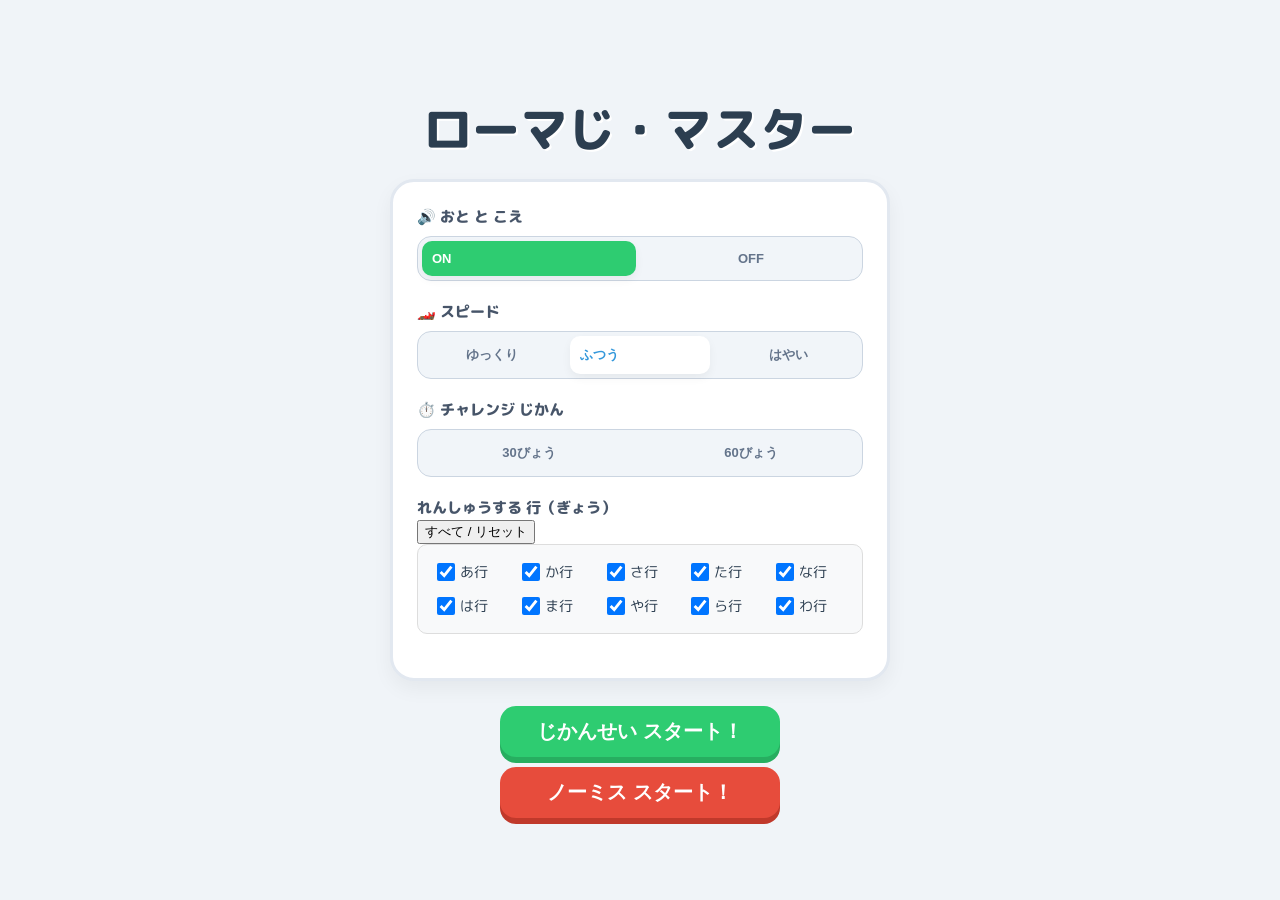
<file: roman2.html>
<!DOCTYPE html>
<html lang="ja">
<head>
    <meta charset="UTF-8">
    <meta name="viewport" content="width=device-width, initial-scale=1.0">
    <title>ローマじ・ますたー Pro</title>
    <link rel="stylesheet" href="css/common.css">
    <script src="js/common.js"></script>
    <style>
        body {
            display: flex;
            flex-direction: column;
            align-items: center;
            justify-content: center;
            min-height: 100vh;
            margin: 0;
            padding: 20px 0;
        }
        .screen { display: none; flex-direction: column; align-items: center; width: 100%; max-width: 800px; animation: fadeIn 0.3s ease-out; }
        .active { display: flex; }

        @keyframes fadeIn { from { opacity: 0; transform: translateY(10px); } to { opacity: 1; transform: translateY(0); } }

        h1 { font-size: clamp(32px, 8vw, 48px); color: #2c3e50; text-shadow: 2px 2px 0px #fff; margin-bottom: 15px; }
        
        .check-grid { display: grid; grid-template-columns: repeat(5, 1fr); gap: 10px; background: #f8f9fa; padding: 15px; border-radius: 10px; border: 1px solid #ddd; }
        .check-item { display: flex; align-items: center; font-size: 14px; cursor: pointer; }
        .check-item input { margin-right: 5px; cursor: pointer; width: 18px; height: 18px; }

        /* げーむのがめん */
        #game-container { 
            position: relative; width: 450px; height: 400px; 
            background: #fff; border: 6px solid #333; border-radius: 20px; 
            overflow: hidden; box-shadow: 0 4px 6px rgba(0,0,0,0.1);
        }

        /* ミスゾーンのスタイル */
        #judgment-zone { 
            position: absolute; bottom: 0; width: 100%; height: 100px; 
            background: rgba(231, 76, 60, 0.12); border-top: 3px dashed #e74c3c; 
            z-index: 1; 
        }

        #judgment-zone::after {
            content: '▲ ここからしたは うちのがし ▲';
            position: absolute;
            right: 15px;
            top: 6px;
            font-size: 11px;
            color: #e74c3c;
            font-weight: bold;
            opacity: 0.9;
            letter-spacing: 0.5px;
        }

        .block { 
            position: absolute; width: 75px; height: 85px; border-radius: 12px; 
            display: flex; flex-direction: column; align-items: center; justify-content: center; 
            font-weight: bold; color: white; z-index: 2; transition: transform 0.1s;
            box-shadow: 0 4px 8px rgba(0,0,0,0.2);
        }
        .block.waiting-vowel { border: 4px solid #fff; box-shadow: 0 0 15px rgba(255,255,255,0.8); transform: scale(1.1); }

        .hit-effect {
            position: absolute; font-size: 22px; font-weight: bold;
            pointer-events: none; animation: floatUp 0.6s forwards; z-index: 10;
            text-shadow: 2px 2px 0 white;
        }
        @keyframes floatUp { from { opacity: 1; transform: translateY(0) scale(1); } to { opacity: 0; transform: translateY(-50px) scale(0.8); } }

        /* きーぼーど */
        #keyboard-area { margin-top: 15px; background: #dfe4ea; padding: 10px; border-radius: 15px; box-shadow: inset 0 2px 4px rgba(0,0,0,0.1); width: 100%; max-width: 450px; }
        .key-row { display: flex; justify-content: center; margin-bottom: 4px; }
        .key { 
            width: 36px; height: 42px; background: #fff; border-radius: 8px; margin: 2px; 
            display: flex; align-items: center; justify-content: center; font-size: 13px; 
            font-weight: bold; box-sizing: border-box;
            border: 2px solid #bdc3c7;
            transition: all 0.05s;
        }
        .pressed { transform: translateY(2px); background: #95a5a6 !important; color: white; border-color: #7f8c8d !important; }

        #ui-layer { 
            width: 450px; 
            display: flex; 
            justify-content: space-between; 
            align-items: center; 
            margin-bottom: 5px; 
            font-size: 20px; 
            font-weight: bold; 
        }
        #combo-display { color: #e67e22; font-size: 24px; text-shadow: 1px 1px 0 white; min-height: 1.5em; text-align: center; width: 100%; }
        #timer-display { color: #e74c3c; }

        /* リザルト */
        .result-card { background: white; padding: 25px; border-radius: 20px; border: 2px solid #ddd; width: 450px; text-align: left; }
        .stat-grid { display: grid; grid-template-columns: repeat(2, 1fr); gap: 10px; margin-bottom: 15px; }
        .stat-box { background: #f8f9fa; padding: 10px; border-radius: 10px; border: 1px solid #eee; text-align: center; }
        .stat-label { display: block; font-size: 13px; color: #7f8c8d; font-weight: bold; }
        .stat-value { font-size: 20px; font-weight: bold; color: #2c3e50; }
        .stat-bar-bg { background: #e2e8f0; height: 8px; border-radius: 4px; overflow: hidden; margin-top: 5px; }
        .stat-bar-fill { height: 100%; background: var(--success); width: 0%; transition: width 0.8s ease-out; }
        
        .miss-tag { display: inline-block; background: #fff5f5; border: 1px solid #feb2b2; color: #c53030; padding: 4px 10px; border-radius: 20px; margin: 4px; font-size: 13px; font-weight: bold; }
    </style>
</head>
<body>

    <!-- スタート画面 -->
    <div id="title-screen" class="screen active">
        <h1>ローマじ・マスター</h1>
        
        <div class="settings-card" style="text-align: left; max-width: 500px; margin-bottom: 25px;">
            <div class="settings-row">
                <span class="settings-label">🔊 おと と こえ</span>
                <div class="toggle-group">
                    <button id="soundMasterBtn" class="toggle-item active" onclick="SoundController.toggle()">ON</button>
                    <button id="soundMasterBtnOff" class="toggle-item" onclick="SoundController.toggle()">OFF</button>
                </div>
            </div>

            <div class="settings-row">
                <span class="settings-label">🏎️ スピード</span>
                <div class="toggle-group">
                    <button id="opt-speed-slow" class="toggle-item" onclick="setSpeed('slow')">ゆっくり</button>
                    <button id="opt-speed-normal" class="toggle-item" onclick="setSpeed('normal')">ふつう</button>
                    <button id="opt-speed-fast" class="toggle-item" onclick="setSpeed('fast')">はやい</button>
                </div>
            </div>

            <div class="settings-row">
                <span class="settings-label">⏱️ チャレンジ じかん</span>
                <div class="toggle-group">
                    <button id="opt-time-30" class="toggle-item" onclick="setTime(30)">30びょう</button>
                    <button id="opt-time-60" class="toggle-item" onclick="setTime(60)">60びょう</button>
                </div>
            </div>

            <div class="settings-row">
                <div class="flex justify-between items-center mb-2">
                    <span class="settings-label" style="margin-bottom:0">れんしゅうする 行（ぎょう）</span>
                    <button class="px-2 py-1 bg-slate-100 hover:bg-slate-200 border border-slate-300 rounded text-xs font-bold" onclick="toggleAllCheckboxes()">すべて / リセット</button>
                </div>
                <div class="check-grid" id="consonant-options">
                    <label class="check-item"><input type="checkbox" value="" checked>あ行</label>
                    <label class="check-item"><input type="checkbox" value="k" checked>か行</label>
                    <label class="check-item"><input type="checkbox" value="s" checked>さ行</label>
                    <label class="check-item"><input type="checkbox" value="t" checked>た行</label>
                    <label class="check-item"><input type="checkbox" value="n" checked>な行</label>
                    <label class="check-item"><input type="checkbox" value="h" checked>は行</label>
                    <label class="check-item"><input type="checkbox" value="m" checked>ま行</label>
                    <label class="check-item"><input type="checkbox" value="y" checked>や行</label>
                    <label class="check-item"><input type="checkbox" value="r" checked>ら行</label>
                    <label class="check-item"><input type="checkbox" value="w" checked>わ行</label>
                </div>
            </div>
        </div>

        <div style="display: flex; flex-direction: column; gap: 10px; align-items: center;">
            <button onclick="startGame('time')" class="btn-pop btn-pop-success" style="width: 280px; font-size: 20px;">じかんせい スタート！</button>
            <button onclick="startGame('nomiss')" class="btn-pop btn-pop-danger" style="width: 280px; font-size: 20px;">ノーミス スタート！</button>
        </div>
    </div>

    <!-- ゲーム画面 -->
    <div id="game-screen" class="screen">
        <div id="ui-layer">
            <div id="timer-display">のこり: 60</div>
            <div style="display: flex; gap: 8px; align-items: center;">
                <button class="sound-toggle-btn btn-pop btn-pop-gray" onclick="SoundController.toggle()" style="padding: 6px 12px; font-size: 13px; box-shadow: 0 4px 0 #7f8c8d;">🔊 おと: ON</button>
                <button class="btn-pop btn-pop-gray" style="padding: 6px 16px; font-size: 14px; box-shadow: 0 4px 0 #7f8c8d;" onclick="Navigation.showQuitModal(() => endLevel(true))">やめる</button>
            </div>
            <div id="score-display">00000</div>
        </div>
        <div id="combo-display"></div>
        <div id="game-container">
            <div id="judgment-zone"></div>
        </div>
        <div id="keyboard-area"></div>
    </div>

    <!-- リザルト画面 -->
    <div id="result-screen" class="screen">
        <div class="result-card">
            <h2 id="result-title" style="font-size:24px; font-weight:bold; color:var(--primary); margin-bottom:15px; text-align:center;">けっか</h2>
            
            <div class="stat-grid">
                <div class="stat-box">
                    <span class="stat-label">せいかい</span>
                    <span class="stat-value" id="res-chars">0 こ</span>
                </div>
                <div class="stat-box">
                    <span class="stat-label">スコア</span>
                    <span class="stat-value" id="res-score">0</span>
                </div>
                <div class="stat-box">
                    <span class="stat-label">ミスタイプ</span>
                    <span class="stat-value" id="res-misses">0 かい</span>
                </div>
                <div class="stat-box">
                    <span class="stat-label">うちのがし</span>
                    <span class="stat-value" id="res-thru">0 こ</span>
                </div>
                <div class="stat-box">
                    <span class="stat-label">さいだいコンボ</span>
                    <span class="stat-value" id="res-max-combo">0 こ</span>
                </div>
                <div class="stat-box">
                    <span class="stat-label">タイム</span>
                    <span class="stat-value" id="res-time">0 びょう</span>
                </div>
            </div>

            <p id="feedback-text" style="font-size: 15px; font-weight: bold; color: #555; text-align: center; margin-bottom: 20px; line-height: 1.5;"></p>

            <div style="font-size: 14px; font-weight: bold; color: #7f8c8d; margin-bottom: 8px;">📊 ぼいん の せいかいりつ</div>
            <div class="stat-grid" id="vowel-stats" style="grid-template-columns: repeat(5, 1fr);"></div>

            <div style="font-size: 14px; font-weight: bold; color: #7f8c8d; margin-bottom: 8px; margin-top: 10px;">📊 しいん の せいかいりつ</div>
            <div class="stat-grid" id="consonant-stats" style="grid-template-columns: repeat(3, 1fr);"></div>

            <div style="font-size: 14px; font-weight: bold; color: #7f8c8d; margin-bottom: 8px; margin-top: 10px;">⚠️ ちゅういするもじ</div>
            <div id="miss-list" style="margin-bottom: 20px; text-align: center;"></div>

            <div style="text-align: center;">
                <button class="btn-pop btn-pop-success" style="font-size: 20px; padding: 12px 40px;" onclick="switchScreen('title-screen')">もういちど あそぶ</button>
            </div>
        </div>
    </div>

<script>
const romanData = {
    '': ['a','i','u','e','o'], 'k': ['a','i','u','e','o'], 's': ['a','i','u','e','o'],
    't': ['a','i','u','e','o'], 'n': ['a','i','u','e','o'], 'h': ['a','i','u','e','o'],
    'm': ['a','i','u','e','o'], 'y': ['a','u','o'], 'r': ['a','i','u','e','o'], 'w': ['a','o']
};
const jpMap = {
    'a':'あ','i':'い','u':'う','e':'え','o':'お','ka':'か','ki':'き','ku':'く','ke':'け','ko':'こ','sa':'さ','si':'し','su':'す','se':'せ','so':'そ','ta':'た','ti':'ち','tu':'つ','te':'て','to':'と','na':'な','ni':'に','nu':'ぬ','ne':'ね','no':'の','ha':'は','hi':'ひ','hu':'ふ','he':'へ','ho':'ほ','ma':'ま','mi':'み','mu':'む','me':'め','mo':'も','ya':'や','yu':'ゆ','yo':'よ','ra':'ら','ri':'り','ru':'る','re':'れ','ro':'ろ','wa':'わ','wo':'を'
};

const fingerMap = {
    'q': 'f-pinky-l', 'a': 'f-pinky-l', 'z': 'f-pinky-l',
    'w': 'f-ring-l',  's': 'f-ring-l',  'x': 'f-ring-l',
    'e': 'f-middle-l','d': 'f-middle-l','c': 'f-middle-l',
    'r': 'f-index-l', 't': 'f-index-l', 'f': 'f-index-l', 'g': 'f-index-l', 'v': 'f-index-l', 'b': 'f-index-l',
    'y': 'f-index-r', 'u': 'f-index-r', 'h': 'f-index-r', 'j': 'f-index-r', 'n': 'f-index-r', 'm': 'f-index-r',
    'i': 'f-middle-r','k': 'f-middle-r',
    'o': 'f-ring-r',  'l': 'f-ring-r',
    'p': 'f-pinky-r'
};
const kbLayout = [["Q","W","E","R","T","Y","U","I","O","P"],["A","S","D","F","G","H","J","K","L"],["Z","X","C","V","B","N","M"]];

let config = { speed: 1.5, time: 60, selectedRows: [] };
let state = { 
    mode: 'time', 
    score:0, timer:0, combo:0, maxCombo:0, clearCount:0, 
    missCount:0, 
    thruCount:0, 
    activeBlocks:[], interval:null, spawnInterval:null,
    missMap:{}, stats: {},
    elapsedTime: 0 
};

const kbArea = document.getElementById('keyboard-area');
kbLayout.forEach(row => {
    const rowDiv = document.createElement('div'); rowDiv.className = 'key-row';
    row.forEach(k => {
        const char = k.toLowerCase();
        const div = document.createElement('div');
        div.className = `key ${fingerMap[char] || ''}`;
        div.id = `key-${char}`;
        div.innerText = k;
        rowDiv.appendChild(div);
    });
    kbArea.appendChild(rowDiv);
});

function setSpeed(val) {
    const speedMap = { slow: 0.8, normal: 1.5, fast: 2.5 };
    config.speed = speedMap[val] || 1.5;
    SettingsManager.set('speed', val);
    
    document.querySelectorAll('.toggle-item[id^="opt-speed-"]').forEach(el => el.classList.remove('active'));
    document.getElementById(`opt-speed-${val}`).classList.add('active');
}

function setTime(val) {
    config.time = val;
    SettingsManager.set('time', val);
    document.querySelectorAll('.toggle-item[id^="opt-time-"]').forEach(el => el.classList.remove('active'));
    document.getElementById(`opt-time-${val}`).classList.add('active');
}

function toggleAllCheckboxes() {
    const checks = document.querySelectorAll('#consonant-options input');
    const allChecked = Array.from(checks).every(c => c.checked);
    checks.forEach(c => c.checked = !allChecked);
}

function startGame(mode = 'time') {
    config.selectedRows = Array.from(document.querySelectorAll('#consonant-options input:checked')).map(c => c.value);
    if(config.selectedRows.length === 0) { alert('れんしゅうする ぎょうを えらんでね！'); return; }

    state = { 
        mode: mode,
        score:0, timer:config.time, combo:0, maxCombo:0, clearCount:0, missCount:0, thruCount:0,
        activeBlocks:[], interval:null, spawnInterval:null,
        missMap:{}, stats: {},
        elapsedTime: 0
    };
    
    switchScreen('game-screen');
    updateUI();

    if (state.mode === 'nomiss') {
        document.getElementById('timer-display').innerText = `ノーミス！ 0びょう`;
    } else {
        document.getElementById('timer-display').innerText = `のこり: ${state.timer}`;
    }

    startTimer();
    
    gameLoop();
    state.spawnInterval = setInterval(() => {
        if (!document.getElementById('quit-modal-common')) createBlock();
    }, 2200 / (config.speed * 0.8));
}

function startTimer() {
    state.interval = setInterval(() => {
        if (!!document.getElementById('quit-modal-common')) return; 
        
        if (state.mode === 'time') {
            state.timer--;
            document.getElementById('timer-display').innerText = `のこり: ${state.timer}`;
            if(state.timer <= 0) endLevel();
        } else {
            state.elapsedTime++;
            document.getElementById('timer-display').innerText = `ノーミス！ ${state.elapsedTime}びょう`;
        }
    }, 1000);
}

function createBlock() {
    const c = config.selectedRows[Math.floor(Math.random() * config.selectedRows.length)];
    const vList = romanData[c];
    const v = vList[Math.floor(Math.random() * vList.length)];
    const comboText = c + v;

    const el = document.createElement('div');
    el.className = `block`;
    el.style.backgroundColor = {a:'#ff5e57', i:'#48c1fb', u:'#feb72b', e:'#2ed573', o:'#a55eea'}[v];
    
    el.innerHTML = `
        <div style="font-size:16px; opacity: 0.95; line-height: 1.2; margin-top: 2px;">${comboText.toUpperCase()}</div>
        <div style="font-size:26px; font-weight: bold; line-height: 1.2; margin-bottom: 2px;">${jpMap[comboText]}</div>
    `;
    el.style.left = (Math.random() * 340 + 30) + 'px'; 
    el.style.top = '-90px';
    document.getElementById('game-container').appendChild(el);
    
    state.activeBlocks.push({
        el: el, c: c, v: v, combo: comboText, y: -90, 
        speed: config.speed, waitingVowel: (c === '')
    });

    if (c !== '') updateStat(c, 'total');
    updateStat(v, 'total');
}

function updateStat(key, type) {
    const k = key.toUpperCase() || 'A';
    if (!state.stats[k]) state.stats[k] = { total: 0, success: 0 };
    if (type === 'total') state.stats[k].total++;
    if (type === 'success') state.stats[k].success++;
}

function gameLoop() {
    if(!document.getElementById('game-screen').classList.contains('active') || !!document.getElementById('quit-modal-common')) return;
    for(let i=state.activeBlocks.length-1; i>=0; i--) {
        const b = state.activeBlocks[i];
        b.y += b.speed; b.el.style.top = b.y + 'px';
        
        if(b.y >= 300) {
            handleThru(b.waitingVowel ? b.v : b.c);
            removeBlock(i);
        }
    }
    requestAnimationFrame(gameLoop);
}

function handleMiss(char) {
    state.missCount++;
    state.combo = 0;
    const k = char.toUpperCase() || 'A';
    state.missMap[k] = (state.missMap[k] || 0) + 1;
    updateUI();
    AudioManager.play('ng');
    showEffect("おしい！", 310, "#e67e22"); 
 
    if (state.mode === 'nomiss') {
        endLevel();
    }
}
 
function handleThru(char) {
    state.thruCount++;
    state.combo = 0;
    const k = char.toUpperCase() || 'A';
    state.missMap[k] = (state.missMap[k] || 0) + 1;
    updateUI();
    AudioManager.play('ng');
    showEffect("うちのがした！", 310, "#e74c3c"); 
 
    if (state.mode === 'nomiss') {
        endLevel();
    }
}

function showEffect(text, y, color) {
    const eff = document.createElement('div');
    eff.className = 'hit-effect';
    eff.innerText = text;
    eff.style.left = '50%';
    eff.style.top = y + 'px';
    eff.style.color = color;
    document.getElementById('game-container').appendChild(eff);
    setTimeout(() => eff.remove(), 500);
}

window.addEventListener('keydown', (e) => {
    if(!document.getElementById('game-screen').classList.contains('active') || !!document.getElementById('quit-modal-common')) return;
    const key = e.key.toLowerCase();
    
    const keyEl = document.getElementById(`key-${key}`);
    if(keyEl) {
        keyEl.classList.add('pressed');
        setTimeout(() => keyEl.classList.remove('pressed'), 80);
    }

    const hitIdx = state.activeBlocks.findIndex(b => b.y > -90 && b.y < 300);
    if(hitIdx === -1) return;
    
    const target = state.activeBlocks[hitIdx];
    
    if(!target.waitingVowel) {
        if(key === target.c) { 
            updateStat(target.c, 'success');
            target.waitingVowel = true; 
            target.el.classList.add('waiting-vowel'); 
            AudioManager.play('ok');
            showEffect("OK!", target.y, "#3498db");
        } else if(key.length === 1) { 
            handleMiss(target.c); 
        }
    } else {
        if(key === target.v) {
            updateStat(target.v, 'success');
            state.combo++;
            if (state.combo > state.maxCombo) state.maxCombo = state.combo;

            let points = 100;
            let msg = "いいかんじ！";
            if(target.y > 220 && target.y < 300) { points = 200; msg = "すごい！"; }
            
            state.score += (points + (state.combo * 10)) * config.speed;
            state.clearCount++;
            AudioManager.play('ok');
            showEffect(msg, target.y, "#2ecc71");
            removeBlock(hitIdx);
            updateUI();
        } else if(key.length === 1) { 
            handleMiss(target.v); 
        }
    }
});

function updateUI() {
    document.getElementById('score-display').innerText = Math.floor(state.score).toString().padStart(5, '0');
    const comboEl = document.getElementById('combo-display');
    comboEl.innerText = state.combo > 1 ? `${state.combo} つづいたよ！` : "";
}

function removeBlock(index) {
    const b = state.activeBlocks[index];
    if(b.el.parentNode) b.el.parentNode.removeChild(b.el);
    state.activeBlocks.splice(index, 1);
}

// やめる（ポーズ）モーダルをだす
function showQuitConfirm() {
    state.isPaused = true;
    document.getElementById('quit-modal').style.display = 'flex';
}

// ゲームを再開する
function resumeGame() {
    state.isPaused = false;
    document.getElementById('quit-modal').style.display = 'none';
    gameLoop(); // ループ再開
}

// ほんとうにやめる（タイトルにもどる）
function confirmQuit() {
    state.isPaused = false;
    document.getElementById('quit-modal').style.display = 'none';
    endLevel(true);
}

function endLevel(forceQuit = false) {
    clearInterval(state.interval); 
    clearInterval(state.spawnInterval);
    
    // コンテナ内のブロックをクリーンアップ
    const container = document.getElementById('game-container');
    while(container.children.length > 1) {
        if(container.lastChild.id !== 'judgment-zone') container.removeChild(container.lastChild);
        else break;
    }

    if (forceQuit) {
        switchScreen('title-screen');
    } else {
        showResult();
    }
}

function showResult() {
    switchScreen('result-screen');
    document.getElementById('res-chars').innerText = `${state.clearCount} こ`;
    document.getElementById('res-score').innerText = Math.floor(state.score);
    document.getElementById('res-misses').innerText = `${state.missCount} かい`;
    document.getElementById('res-thru').innerText = `${state.thruCount} こ`;
    document.getElementById('res-max-combo').innerText = `${state.maxCombo} こ`;
    
    const playTime = state.mode === 'time' ? config.time : state.elapsedTime;
    document.getElementById('res-time').innerText = `${playTime} びょう`;

    const titleEl = document.getElementById('result-title');
    if (state.mode === 'time') {
        const speedLabel = config.speed === 0.8 ? 'ゆっくり' : config.speed === 2.5 ? 'はやい' : 'ふつう';
        titleEl.innerText = `けっか (${speedLabel})`;
    } else {
        titleEl.innerText = `ノーミス モード けっか`;
    }
    
    const vowelArea = document.getElementById('vowel-stats');
    const consonantArea = document.getElementById('consonant-stats');
    vowelArea.innerHTML = ""; consonantArea.innerHTML = "";

    const vowels = ['A', 'I', 'U', 'E', 'O'];
    const consonants = ['K', 'S', 'T', 'N', 'H', 'M', 'Y', 'R', 'W'];

    vowels.forEach(v => renderStatBox(v, vowelArea));
    consonants.forEach(c => {
        if (config.selectedRows.some(row => row.toUpperCase() === c)) renderStatBox(c, consonantArea);
    });

    const missList = document.getElementById('miss-list');
    missList.innerHTML = "";
    const sortedMisses = Object.entries(state.missMap).sort((a,b) => b[1] - a[1]);
    
    if(sortedMisses.length === 0 && state.missCount === 0 && state.thruCount === 0) {
        missList.innerHTML = "なし！はなまるです！🌟";
        document.getElementById('feedback-text').innerText = "ぜんぶ せいかい！ すごすぎます！ はなまる 100点（てん）です！ つぎは もっと はやく してみる？";
        AudioManager.play('perfect');
    } else {
        sortedMisses.forEach(([char, count]) => {
            const span = document.createElement('span'); span.className = 'miss-tag';
            span.innerText = `${char} (${count})`; missList.appendChild(span);
        });
        const worstKey = sortedMisses[0] ? sortedMisses[0][0] : '';
        if (worstKey) {
            document.getElementById('feedback-text').innerText = `「${worstKey}」が すこし むずかしかったかな？ きーぼーどの いろを みて、つぎも がんばろう！ 手（て）を リラックスさせてね。`;
        } else {
            document.getElementById('feedback-text').innerText = `いいかんじ！ つぎは もっと たくさん あてられるように がんばろう！`;
        }
        AudioManager.play('clear');
    }
}

function renderStatBox(key, container) {
    const data = state.stats[key] || { total: 0, success: 0 };
    const percent = data.total > 0 ? Math.round((data.success / data.total) * 100) : 0;
    const box = document.createElement('div');
    box.className = 'stat-box';
    box.innerHTML = `<span class="stat-label">${key}</span><span class="stat-value">${percent}%</span>
        <div class="stat-bar-bg"><div class="stat-bar-fill" style="width: 0%;"></div></div>`;
    container.appendChild(box);
    setTimeout(() => {
        const fill = box.querySelector('.stat-bar-fill');
        fill.style.width = percent + '%';
        if (percent < 70) fill.style.background = 'var(--danger)';
        else if (percent < 90) fill.style.background = 'var(--color-u)';
    }, 100);
}

function switchScreen(id) {
    document.querySelectorAll('.screen').forEach(s => s.classList.remove('active'));
    document.getElementById(id).classList.add('active');
}

// 初期ロード時の設定同期
window.addEventListener('DOMContentLoaded', () => {
    const globalSpeed = SettingsManager.get('speed') || 'normal';
    setSpeed(globalSpeed);
});
</script>
</body>
</html>
</file>
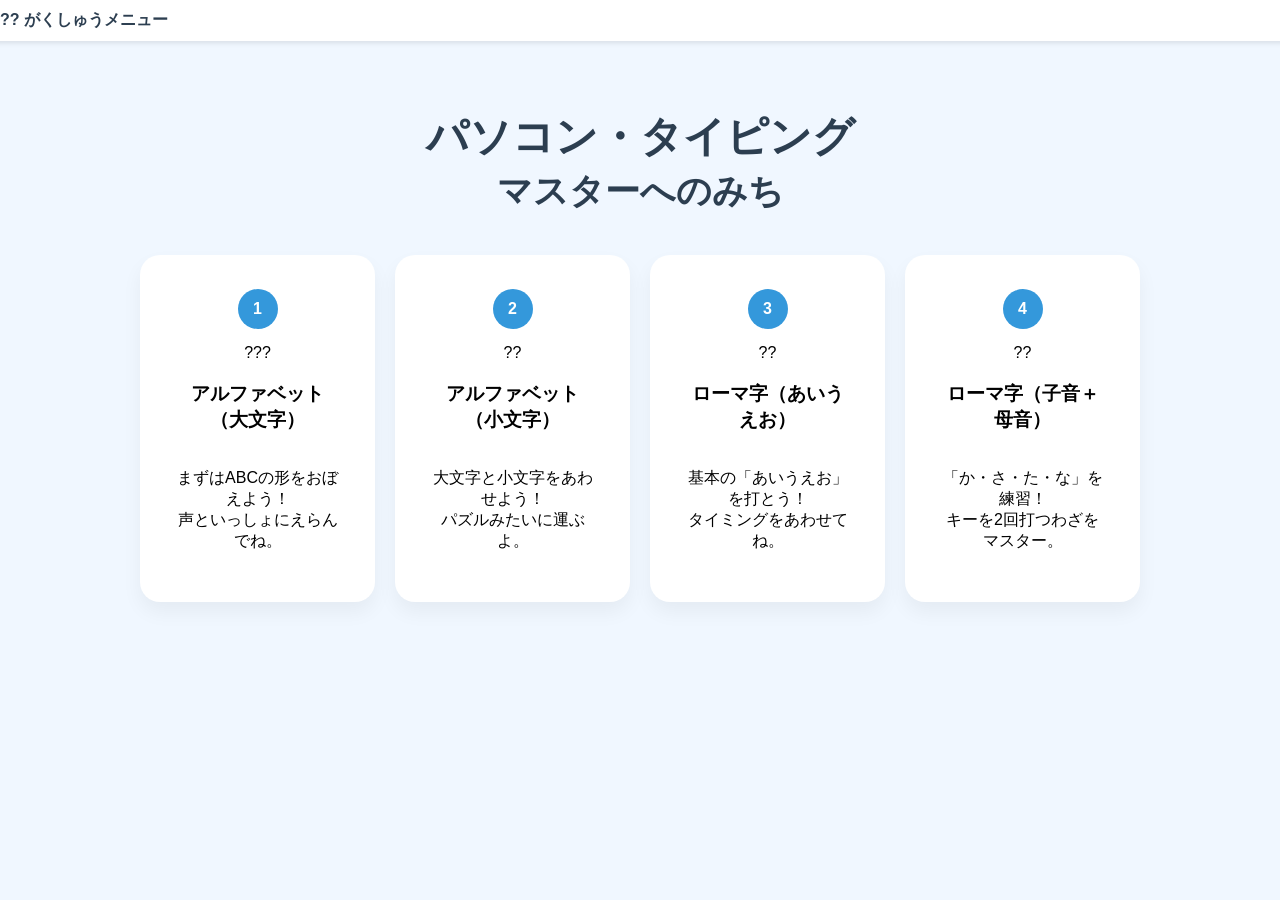
<file: typing_all.html>
<!DOCTYPE html>
<html lang="ja">
<head>
    <meta charset="UTF-8">
    <meta name="viewport" content="width=device-width, initial-scale=1.0">
    <title>タイピング・マスター・クエスト</title>
    <style>
        :root {
            --primary: #3498db; --success: #2ecc71; --warning: #f1c40f; --danger: #e74c3c;
            --bg-main: #f0f7ff;
            /* 指使いカラー */
            --f-pinky: #ff5e57; --f-ring: #2ed573; --f-middle: #48c1fb; --f-index: #feb72b; --f-vowel-o: #a55eea;
            /* ローマ字専用 */
            --color-a: #ff5e57; --color-i: #48c1fb; --color-u: #feb72b; --color-e: #2ed573; --color-o: #a55eea;
        }

        body { font-family: 'Hiragino Kaku Gothic Pro', 'Meiryo', sans-serif; margin: 0; padding: 0; background-color: var(--bg-main); overflow-x: hidden; display: flex; flex-direction: column; align-items: center; }

        /* ナビゲーション */
        #portal-nav { width: 100%; background: white; padding: 10px 20px; box-shadow: 0 2px 5px rgba(0,0,0,0.1); display: flex; justify-content: space-between; align-items: center; position: sticky; top: 0; z-index: 2000; }
        .back-btn { background: #95a5a6; color: white; border: none; padding: 8px 15px; border-radius: 8px; cursor: pointer; font-weight: bold; display: none; }

        /* ポータル画面 */
        #portal-screen { padding: 40px 20px; text-align: center; max-width: 1000px; width: 100%; }
        .portal-title { font-size: 42px; color: #2c3e50; margin-bottom: 40px; }
        .steps-container { display: grid; grid-template-columns: repeat(auto-fit, minmax(220px, 1fr)); gap: 20px; margin-top: 20px; }
        .step-card { background: white; border-radius: 20px; padding: 30px; box-shadow: 0 10px 20px rgba(0,0,0,0.05); cursor: pointer; transition: all 0.3s; border: 4px solid transparent; display: flex; flex-direction: column; align-items: center; }
        .step-card:hover { transform: translateY(-10px); border-color: var(--primary); }
        .step-num { background: var(--primary); color: white; width: 40px; height: 40px; border-radius: 50%; display: flex; align-items: center; justify-content: center; font-weight: bold; margin-bottom: 15px; }

        /* 各アプリセクションとオーバーレイ */
        .app-section { display: none; width: 100%; min-height: calc(100vh - 60px); flex-direction: column; align-items: center; padding: 20px; }
        .app-section.active { display: flex; }
        .overlay { position: fixed; top: 60px; left: 0; width: 100%; height: calc(100% - 60px); background: rgba(255,255,255,0.98); display: flex; flex-direction: column; justify-content: center; align-items: center; z-index: 1500; text-align: center; }
        .btn { padding: 15px 40px; font-size: 20px; cursor: pointer; border-radius: 50px; border: none; background: var(--primary); color: white; font-weight: bold; box-shadow: 0 4px 15px rgba(0,0,0,0.1); transition: 0.2s; }
        .btn:hover { transform: scale(1.05); }

        /* 共通設定パネルUI */
        .setting-card { background: white; padding: 20px; border-radius: 20px; box-shadow: 0 4px 10px rgba(0,0,0,0.1); width: 90%; max-width: 450px; text-align: left; margin: 15px 0; }
        .setting-item { margin-bottom: 15px; }
        .setting-item label { display: block; font-weight: bold; margin-bottom: 8px; font-size: 16px; color: #34495e; }
        .btn-group { display: flex; gap: 8px; justify-content: center; }
        .opt-btn { flex: 1; padding: 10px; border: 2px solid #ddd; background: #eee; border-radius: 12px; cursor: pointer; font-weight: bold; transition: all 0.2s; }
        .opt-btn.selected { background: var(--primary); color: white; border-color: var(--primary); box-shadow: 0 4px 0 #2980b9; transform: translateY(-2px); }

        /* PROGRESS MAP スタイル */
        .collection-container { margin-bottom: 20px; padding: 15px; background: #d1d8e0; border-radius: 20px; width: 95%; max-width: 600px; box-shadow: inset 0 2px 10px rgba(0,0,0,0.1); text-align: center; }
        .collection-header { display: flex; justify-content: space-between; align-items: center; margin-bottom: 10px; padding: 0 10px; }
        .layout-switch-btn { padding: 4px 10px; font-size: 11px; background: white; border: 1px solid #ccc; border-radius: 20px; cursor: pointer; font-weight: bold; }
        .layout-switch-btn.active { background: var(--primary); color: white; border-color: var(--primary); }
        .collection-grid { display: flex; flex-direction: column; align-items: center; gap: 4px; }
        .map-row { display: flex; gap: 4px; justify-content: center; width: 100%; }
        .char-slot { width: 28px; height: 34px; background: white; border: 2px solid #ccc; border-radius: 6px; display: flex; justify-content: center; align-items: center; font-weight: bold; color: #bbb; font-size: 12px; transition: 0.3s; }
        .char-slot.active { color: white; border-width: 2px; }
        .char-slot.active:not([class*="fill-"]) { background: var(--warning); border-color: #f39c12; }
        .char-slot.active.fill-a { background: var(--f-pinky) !important; border-color: var(--f-pinky); }
        .char-slot.active.fill-e { background: var(--f-ring) !important; border-color: var(--f-ring); }
        .char-slot.active.fill-u { background: var(--f-index) !important; border-color: var(--f-index); }
        .char-slot.active.fill-i { background: var(--f-middle) !important; border-color: var(--f-middle); }
        .char-slot.active.fill-o { background: var(--f-vowel-o) !important; border-color: var(--f-vowel-o); }
        .border-pinky { border-color: var(--f-pinky); } .border-ring { border-color: var(--f-ring); } .border-middle { border-color: var(--f-middle); } .border-index { border-color: var(--f-index); }

        /* キーボード */
        .keyboard-area { margin-top: 15px; background: #dfe4ea; padding: 12px; border-radius: 15px; width: fit-content; box-shadow: inset 0 2px 4px rgba(0,0,0,0.1); }
        .key-row { display: flex; justify-content: center; margin-bottom: 6px; }
        .key { width: 38px; height: 45px; background: #fff; border-radius: 8px; margin: 3px; display: flex; align-items: center; justify-content: center; font-size: 14px; font-weight: bold; border-bottom: 4px solid #bdc3c7; transition: 0.1s; }
        .pressed { transform: translateY(2px); border-bottom-width: 1px; background: #95a5a6 !important; color: white; }

        /* ゲーム用・ローマ字 */
        .game-container { position: relative; width: 450px; height: 400px; background: #fff; border: 6px solid #333; border-radius: 20px; overflow: hidden; box-shadow: 0 4px 6px rgba(0,0,0,0.1); }
        .judgment-zone { position: absolute; bottom: 30px; width: 100%; height: 70px; border-top: 3px dashed #2ecc71; border-bottom: 3px dashed #2ecc71; background: rgba(46, 213, 115, 0.1); z-index: 1; }
        .block { position: absolute; width: 75px; height: 85px; border-radius: 12px; display: flex; flex-direction: column; align-items: center; justify-content: center; font-weight: bold; color: white; box-shadow: 0 4px 8px rgba(0,0,0,0.2); z-index: 2; transition: transform 0.1s; }
        .block.waiting-vowel { border: 4px solid #fff; transform: scale(1.1); box-shadow: 0 0 15px rgba(255,255,255,0.8); }
        .hit-effect { position: absolute; font-size: 24px; font-weight: bold; pointer-events: none; animation: floatUp 0.5s forwards; z-index: 10; }
        @keyframes floatUp { from { opacity: 1; transform: translateY(0); } to { opacity: 0; transform: translateY(-40px); } }

        /* App 1 Quiz */
        #app-abc-b .choices-grid { display: grid; grid-template-columns: repeat(2, 1fr); gap: 12px; width: 90%; max-width: 400px; }
        #app-abc-b .choice-card { background: white; border: 3px solid #eee; border-radius: 15px; padding: 20px 0; font-size: 36px; font-weight: bold; cursor: pointer; text-align: center; box-shadow: 0 4px 10px rgba(0,0,0,0.05); transition: 0.2s; }
        #app-abc-b .choice-card:hover { border-color: var(--primary); }
        #app-abc-b .choice-card.correct { background: var(--success); color: white; border-color: var(--success); animation: pop 0.3s; }
        #app-abc-b .choice-card.wrong { background: var(--danger); color: white; border-color: var(--danger); }
        @keyframes pop { 50% { transform: scale(1.1); } }

        /* App 2 matching */
        #app-abc-s .game-board { display: flex; gap: 40px; padding: 25px; background: white; border-radius: 25px; box-shadow: 0 8px 30px rgba(0,0,0,0.05); }
        #app-abc-s .draggable { width: 85px; height: 95px; background: var(--primary); color: white; display: flex; flex-direction: column; justify-content: center; align-items: center; border-radius: 12px; cursor: grab; box-shadow: 0 5px 0 #2980b9; }
        #app-abc-s .draggable:active { transform: translateY(4px); box-shadow: none; }
        #app-abc-s .dropzone { width: 100px; height: 90px; border: 2px dashed #cbd5e0; display: flex; justify-content: center; align-items: center; font-size: 46px; font-weight: bold; color: #cbd5e0; border-radius: 15px; }
        #app-abc-s .dropzone.success { border-style: solid; border-color: var(--success); color: var(--success); background: #eafaf1; animation: pop 0.3s; }
        #abc-s-next { position: fixed; bottom: 30px; left: 50%; transform: translateX(-50%) translateY(100px); z-index: 500; background: linear-gradient(135deg, var(--warning), #f39c12); box-shadow: 0 10px 25px rgba(243, 156, 18, 0.4); font-size: 24px; padding: 20px 60px; visibility: hidden; opacity: 0; transition: all 0.5s cubic-bezier(0.175, 0.885, 0.32, 1.275); }
        #abc-s-next.show { visibility: visible; opacity: 1; transform: translateX(-50%) translateY(0); }

        /* リザルト用共通スタイル */
        .result-card { background: white; padding: 30px; border-radius: 24px; box-shadow: 0 15px 40px rgba(0,0,0,0.15); text-align: center; width: 90%; max-width: 450px; max-height: 80vh; overflow-y: auto; margin-bottom: 20px; }
        .stat-row { display: flex; justify-content: space-between; padding: 12px 0; border-bottom: 1px dashed #eee; font-size: 18px; }
        .v-bar-container { height: 10px; background: #eee; border-radius: 5px; overflow: hidden; margin: 5px 0 15px 0; }
        .stat-grid { display: grid; grid-template-columns: repeat(5, 1fr); gap: 8px; margin-bottom: 15px; }
        .stat-box { background: #f9f9f9; border: 1px solid #eee; border-radius: 8px; padding: 5px; text-align: center; }
        .stat-bar-bg { height: 4px; background: #ddd; border-radius: 2px; margin-top: 4px; overflow: hidden; }
        .miss-tag { display: inline-block; background: #ff7675; color: white; padding: 4px 10px; border-radius: 6px; margin: 3px; font-size: 14px; }
    </style>
</head>
<body>

    <nav id="portal-nav">
        <div style="font-weight: bold; color: #2c3e50;">?? <span id="nav-title">がくしゅうメニュー</span></div>
        <button class="back-btn" id="global-back-btn" onclick="returnToPortal()">メニューにもどる</button>
    </nav>

    <!-- ポータル画面 -->
    <div id="portal-screen">
        <h1 class="portal-title">パソコン・タイピング<br><small>マスターへのみち</small></h1>
        <div class="steps-container">
            <div class="step-card" onclick="startApp(1)">
                <div class="step-num">1</div><div class="icon">???</div>
                <h3>アルファベット（大文字）</h3><p>まずはABCの形をおぼえよう！<br>声といっしょにえらんでね。</p>
            </div>
            <div class="step-card" onclick="startApp(2)">
                <div class="step-num">2</div><div class="icon">??</div>
                <h3>アルファベット（小文字）</h3><p>大文字と小文字をあわせよう！<br>パズルみたいに運ぶよ。</p>
            </div>
            <div class="step-card" onclick="startApp(3)">
                <div class="step-num">3</div><div class="icon">??</div>
                <h3>ローマ字（あいうえお）</h3><p>基本の「あいうえお」を打とう！<br>タイミングをあわせてね。</p>
            </div>
            <div class="step-card" onclick="startApp(4)">
                <div class="step-num">4</div><div class="icon">??</div>
                <h3>ローマ字（子音＋母音）</h3><p>「か・さ・た・な」を練習！<br>キーを2回打つわざをマスター。</p>
            </div>
        </div>
    </div>

    <!-- App 1: Alphabet Recognition -->
    <section id="app-abc-b" class="app-section">
        <div id="abc-b-start" class="overlay">
            <h2 class="main-title">アルファベット クイズ</h2>
            <div class="setting-card">
                <div class="setting-item">
                    <label>こえの しゅるい を えらんでね</label>
                    <div class="btn-group">
                        <button class="opt-btn selected" id="b-btn-ja" onclick="setApp1Voice('kana')">日本語よみ</button>
                        <button class="opt-btn" id="b-btn-en" onclick="setApp1Voice('native')">Native (English)</button>
                    </div>
                </div>
            </div>
            <button class="btn" style="background:var(--success);" onclick="initApp1()">スタート！</button>
        </div>

        <div class="collection-container">
            <div class="collection-header">
                <div style="font-size:11px; color:#666; font-weight:bold;">PROGRESS MAP</div>
                <div>
                    <button class="layout-switch-btn active" id="b-map-abc" onclick="switchMapLayout(1, 'abc')">ABC順</button>
                    <button class="layout-switch-btn" id="b-map-kbd" onclick="switchMapLayout(1, 'kbd')">キーボード</button>
                </div>
            </div>
            <div class="collection-grid" id="abc-b-map-grid"></div>
        </div>

        <div style="text-align:center;">
            <button class="speaker-btn" onclick="playApp1Target()" style="width:80px; height:80px; border-radius:50%; background:var(--primary); color:white; border:none; font-size:40px; cursor:pointer; box-shadow:0 6px 0 #2980b9; transition:0.1s;">??</button>
            <div id="abc-b-display" style="font-size:28px; font-weight:bold; margin:10px 0; background:#fff; padding:5px 25px; border-radius:30px; border:2px solid #eee; display:inline-block; min-width:140px;">？</div>
            <div class="choices-grid" id="abc-b-choices"></div>
            <div id="abc-b-msg" style="margin-top:15px; font-size:18px; font-weight:bold; height:24px; color:#7f8c8d;"></div>
        </div>
    </section>

    <!-- App 2: Alphabet Matching -->
    <section id="app-abc-s" class="app-section">
        <div id="abc-s-start" class="overlay">
            <h2 class="main-title">アルファベット パズル</h2>
            <p style="color:#7f8c8d; font-size:18px; margin-bottom:25px;">大文字を、おなじ小文字のところに<br>マウスではこんでね！</p>
            <button class="btn" style="background:var(--success);" onclick="initApp2()">ぼうけん を はじめる</button>
        </div>

        <div class="collection-container">
            <div class="collection-header">
                <div style="font-size:11px; color:#666; font-weight:bold;">PROGRESS MAP</div>
                <div>
                    <button class="layout-switch-btn active" id="s-map-abc" onclick="switchMapLayout(2, 'abc')">ABC順</button>
                    <button class="layout-switch-btn" id="s-map-kbd" onclick="switchMapLayout(2, 'kbd')">キーボード</button>
                </div>
            </div>
            <div class="collection-grid" id="abc-s-map-grid"></div>
        </div>

        <div style="text-align:center;">
            <div id="abc-s-msg" style="font-size:18px; margin-bottom:15px; font-weight:bold; color:#7f8c8d;">おおもじ を はこぼう！</div>
            <div class="game-board">
                <div id="abc-s-sources" style="display:flex; flex-direction:column; gap:12px;"></div>
                <div id="abc-s-targets" style="display:flex; flex-direction:column; gap:12px;"></div>
            </div>
            <button id="abc-s-next" class="btn" onclick="startApp2Round()">つぎの ステージへ！ ??</button>
        </div>
    </section>

    <!-- App 3: Romanji Vowels -->
    <section id="app-roman1" class="app-section">
        <div id="roman1-start" class="overlay">
            <h2 class="main-title">ローマじクエスト (母音)</h2>
            <div class="setting-card">
                <div class="setting-item">
                    <label>1. はやさを えらぼう</label>
                    <div class="btn-group">
                        <button class="opt-btn r1-spd" onclick="setApp3Config('speed', 'slow', this)">ゆっくり</button>
                        <button class="opt-btn r1-spd selected" onclick="setApp3Config('speed', 'normal', this)">ふつう</button>
                        <button class="opt-btn r1-spd" onclick="setApp3Config('speed', 'fast', this)">はやい</button>
                    </div>
                </div>
                <div class="setting-item">
                    <label>2. あそぶじかん</label>
                    <div class="btn-group">
                        <button class="opt-btn r1-time" onclick="setApp3Config('time', 30, this)">30びょう</button>
                        <button class="opt-btn r1-time selected" onclick="setApp3Config('time', 60, this)">60びょう</button>
                        <button class="opt-btn r1-time" onclick="setApp3Config('time', 90, this)">90びょう</button>
                    </div>
                </div>
            </div>
            <div style="display:flex; gap:10px;">
                <button class="btn" style="background:#3498db;" onclick="initApp3('time')">タイムチャレンジ</button>
                <button class="btn" style="background:#e67e22;" onclick="initApp3('nomiss')">のーみす チャレンジ</button>
            </div>
        </div>
        <div class="app-content">
            <div style="display:flex; justify-content:space-between; font-weight:bold; font-size:20px; width:450px; margin-bottom:5px;">
                <div id="r1-timer" style="color:#e74c3c;">のこり: 60</div>
                <div id="r1-score">00000</div>
            </div>
            <div id="r1-combo" style="height:30px; color:#e67e22; font-size:24px; text-shadow:1px 1px 0 white; text-align:center; font-weight:bold; width:450px;"></div>
            <div class="game-container" id="r1-container">
                <div class="judgment-zone"></div>
            </div>
            <div id="r1-keyboard" class="keyboard-area"></div>
        </div>
    </section>

    <!-- App 4: Romanji Consonants -->
    <section id="app-roman2" class="app-section">
        <div id="roman2-start" class="overlay">
            <h2 class="main-title">ローマじ・ますたー (子音)</h2>
            <div class="setting-card">
                <div class="setting-item">
                    <label>1. れんしゅうする「ぎょう」</label>
                    <div style="display:grid; grid-template-columns:repeat(5, 1fr); gap:10px; background:#f8f9fa; padding:15px; border-radius:10px; border:1px solid #ddd;" id="r2-rows-checks">
                        <label><input type="checkbox" value="" checked> あ行</label>
                        <label><input type="checkbox" value="k" checked> か行</label>
                        <label><input type="checkbox" value="s" checked> さ行</label>
                        <label><input type="checkbox" value="t" checked> た行</label>
                        <label><input type="checkbox" value="n"> な行</label>
                        <label><input type="checkbox" value="h"> は行</label>
                        <label><input type="checkbox" value="m"> ま行</label>
                        <label><input type="checkbox" value="y"> や行</label>
                        <label><input type="checkbox" value="r"> ら行</label>
                        <label><input type="checkbox" value="w"> わ行</label>
                    </div>
                    <button onclick="toggleR2Checks()" style="margin-top:5px; font-size:12px; cursor:pointer; padding:5px;">ぜんぶ えらぶ / はずす</button>
                </div>
                <div class="setting-item">
                    <label>2. はやさを えらぼう</label>
                    <div class="btn-group">
                        <button class="opt-btn r2-spd" onclick="setApp4Config('speed', 0.8, this)">ゆっくり</button>
                        <button class="opt-btn r2-spd selected" onclick="setApp4Config('speed', 1.5, this)">ふつう</button>
                        <button class="opt-btn r2-spd" onclick="setApp4Config('speed', 2.5, this)">はやい</button>
                    </div>
                </div>
                <div class="setting-item">
                    <label>3. あそぶ じかん</label>
                    <div class="btn-group">
                        <button class="opt-btn r2-time" onclick="setApp4Config('time', 30, this)">30びょう</button>
                        <button class="opt-btn r2-time selected" onclick="setApp4Config('time', 60, this)">60びょう</button>
                        <button class="opt-btn r2-time" onclick="setApp4Config('time', 90, this)">90びょう</button>
                    </div>
                </div>
            </div>
            <button class="btn" style="background:var(--success); width:90%; max-width:450px;" onclick="initApp4()">しゅっぱつ！</button>
        </div>
        <div class="app-content">
            <div style="display:flex; justify-content:space-between; font-weight:bold; font-size:20px; width:450px; margin-bottom:5px;">
                <div id="r2-timer" style="color:#e74c3c;">のこり: 60</div>
                <div id="r2-score">00000</div>
            </div>
            <div id="r2-combo" style="height:30px; color:#e67e22; font-size:24px; text-shadow:1px 1px 0 white; text-align:center; font-weight:bold; width:450px;"></div>
            <div class="game-container" id="r2-container">
                <div class="judgment-zone"></div>
            </div>
            <div id="r2-keyboard" class="keyboard-area"></div>
        </div>
    </section>

    <!-- 共通リザルト -->
    <div id="global-result" class="overlay" style="display:none; z-index:2500;">
        <h2 id="result-title" style="color:var(--primary); font-size:36px;">けっか</h2>
        <div id="result-content" class="result-card"></div>
        <button class="btn" onclick="returnToPortal()">メニューにもどる</button>
    </div>

    <script>
        /**
         * 共通 AudioContext & ナビゲーション
         */
        let audioCtx;
        function initAudio() { if(!audioCtx) audioCtx = new (window.AudioContext || window.webkitAudioContext)(); }

        const alphaData = {
            'A': { read: 'えー', finger: 'pinky', fill: 'fill-a' }, 'B': { read: 'びー', finger: 'index' },
            'C': { read: 'しー', finger: 'middle' }, 'D': { read: 'でー', finger: 'middle' },
            'E': { read: 'いー', finger: 'ring', fill: 'fill-e' }, 'F': { read: 'えふ', finger: 'index' },
            'G': { read: 'じー', finger: 'index' }, 'H': { read: 'えいち', finger: 'index' },
            'I': { read: 'あい', finger: 'middle', fill: 'fill-i' }, 'J': { read: 'じぇー', finger: 'index' },
            'K': { read: 'けー', finger: 'middle' }, 'L': { read: 'える', finger: 'ring' },
            'M': { read: 'えむ', finger: 'index' }, 'N': { read: 'えぬ', finger: 'index' },
            'O': { read: 'おー', finger: 'ring', fill: 'fill-o' }, 'P': { read: 'ぴー', finger: 'pinky' },
            'Q': { read: 'きゅー', finger: 'pinky' }, 'R': { read: 'あーる', finger: 'index' },
            'S': { read: 'えす', finger: 'ring' }, 'T': { read: 'てぃー', finger: 'index' },
            'U': { read: 'ゆー', finger: 'index', fill: 'fill-u' }, 'V': { read: 'ぶい', finger: 'index' },
            'W': { read: 'だぶりゅー', finger: 'ring' }, 'X': { read: 'えっくす', finger: 'ring' },
            'Y': { read: 'わい', finger: 'index' }, 'Z': { read: 'ぜっと', finger: 'pinky' }
        };

        const kbdRows = [
            ["Q","W","E","R","T","Y","U","I","O","P"],
            ["A","S","D","F","G","H","J","K","L"],
            ["Z","X","C","V","B","N","M"]
        ];

        let currentMapLayout = 'abc';

        function startApp(num) {
            initAudio();
            document.getElementById('portal-screen').style.display = 'none';
            document.querySelectorAll('.app-section').forEach(s => s.classList.remove('active'));
            document.getElementById('global-back-btn').style.display = 'block';
            
            const titles = ["", "アルファベット クイズ", "アルファベット パズル", "ローマ字（母音）", "ローマ字（子音）"];
            document.getElementById('nav-title').innerText = titles[num];

            if(num === 1) { document.getElementById('app-abc-b').classList.add('active'); renderCollectionMap(1); }
            if(num === 2) { document.getElementById('app-abc-s').classList.add('active'); renderCollectionMap(2); }
            if(num === 3) { document.getElementById('app-roman1').classList.add('active'); setupKeyboard('r1-keyboard'); }
            if(num === 4) { document.getElementById('app-roman2').classList.add('active'); setupKeyboard('r2-keyboard'); }
        }

        function returnToPortal() {
            stopAllApps();
            document.getElementById('global-result').style.display = 'none';
            document.querySelectorAll('.app-section').forEach(s => s.classList.remove('active'));
            document.getElementById('abc-b-start').style.display = 'flex';
            document.getElementById('abc-s-start').style.display = 'flex';
            document.getElementById('roman1-start').style.display = 'flex';
            document.getElementById('roman2-start').style.display = 'flex';
            document.getElementById('portal-screen').style.display = 'block';
            document.getElementById('global-back-btn').style.display = 'none';
            document.getElementById('nav-title').innerText = "がくしゅうメニュー";
        }

        function stopAllApps() {
            if(app3_state.interval) clearInterval(app3_state.interval);
            if(app3_state.spawnTimer) clearTimeout(app3_state.spawnTimer);
            app3_state.isGameActive = false;
            if(app4_state.interval) clearInterval(app4_state.interval);
            if(app4_state.spawnInterval) clearInterval(app4_state.spawnInterval);
            app4_state.isGameActive = false;
            speechSynthesis.cancel();
        }

        function showGlobalResult(title, htmlContent) {
            document.getElementById('result-title').innerText = title;
            document.getElementById('result-content').innerHTML = htmlContent;
            document.getElementById('global-result').style.display = 'flex';
        }

        /**
         * PROGRESS MAP
         */
        let app1_cleared = new Set();
        let app2_cleared = new Set();

        function switchMapLayout(appNum, layout) {
            currentMapLayout = layout;
            const prefix = appNum === 1 ? 'b-' : 's-';
            document.getElementById(`${prefix}map-abc`).classList.toggle('active', layout === 'abc');
            document.getElementById(`${prefix}map-kbd`).classList.toggle('active', layout === 'kbd');
            renderCollectionMap(appNum);
        }

        function renderCollectionMap(appNum) {
            const gridId = appNum === 1 ? 'abc-b-map-grid' : 'abc-s-map-grid';
            const clearedSet = appNum === 1 ? app1_cleared : app2_cleared;
            const grid = document.getElementById(gridId);
            grid.innerHTML = "";

            if(currentMapLayout === 'abc') {
                const alpha = Object.keys(alphaData);
                const row1 = document.createElement('div'); row1.className = 'map-row';
                const row2 = document.createElement('div'); row2.className = 'map-row';
                alpha.forEach((c, i) => {
                    const slot = createSlot(c, clearedSet);
                    if(i < 13) row1.appendChild(slot); else row2.appendChild(slot);
                });
                grid.appendChild(row1); grid.appendChild(row2);
            } else {
                kbdRows.forEach(rowArr => {
                    const rowDiv = document.createElement('div'); rowDiv.className = 'map-row';
                    rowArr.forEach(c => rowDiv.appendChild(createSlot(c, clearedSet)));
                    grid.appendChild(rowDiv);
                });
            }
        }

        function createSlot(c, clearedSet) {
            const s = document.createElement('div');
            const data = alphaData[c];
            s.className = `char-slot border-${data.finger} ${clearedSet.has(c) ? 'active' : ''} ${data.fill || ''}`;
            s.textContent = c;
            return s;
        }

        function playSfx(freq, dur, type='sine', vol=0.1) {
            if(!audioCtx) return;
            const osc = audioCtx.createOscillator();
            const g = audioCtx.createGain();
            osc.type = type;
            osc.frequency.setValueAtTime(freq, audioCtx.currentTime);
            g.gain.setValueAtTime(vol, audioCtx.currentTime);
            g.gain.exponentialRampToValueAtTime(0.01, audioCtx.currentTime + dur);
            osc.connect(g); g.connect(audioCtx.destination);
            osc.start(); osc.stop(audioCtx.currentTime + dur);
        }

        /**
         * App 1: クイズ
         */
        let app1_voice = 'kana';
        let app1_target = '';

        function setApp1Voice(v) {
            app1_voice = v;
            document.querySelectorAll('#app-abc-b .opt-btn').forEach(b => b.classList.remove('selected'));
            document.getElementById(v==='kana' ? 'b-btn-ja' : 'b-btn-en').classList.add('selected');
            const uttr = new SpeechSynthesisUtterance(v === 'native' ? "ABC" : "あいうえお");
            uttr.lang = v === 'native' ? 'en-US' : 'ja-JP';
            speechSynthesis.cancel(); speechSynthesis.speak(uttr);
        }

        function initApp1() {
            initAudio();
            document.getElementById('abc-b-start').style.display = 'none';
            app1_cleared.clear(); renderCollectionMap(1); nextApp1Question();
        }

        function playApp1Target() {
            if(!app1_target) return;
            speechSynthesis.cancel();
            const u = new SpeechSynthesisUtterance();
            if(app1_voice === 'native') { u.text = app1_target; u.lang = 'en-US'; u.rate = 0.8; }
            else { u.text = alphaData[app1_target].read; u.lang = 'ja-JP'; u.rate = 1.0; }
            speechSynthesis.speak(u);
        }

        function nextApp1Question() {
            const keys = Object.keys(alphaData);
            const remaining = keys.filter(k => !app1_cleared.has(k));
            if(remaining.length === 0) {
                showGlobalResult("MISSION COMPLETE!", "<p>ぜんぶの アルファベットを クリアしたね！</p>");
                return;
            }
            document.getElementById('abc-b-msg').innerText = "";
            app1_target = remaining[Math.floor(Math.random()*remaining.length)];
            document.getElementById('abc-b-display').innerText = alphaData[app1_target].read;
            
            let choices = [app1_target];
            while(choices.length < 4) {
                let r = keys[Math.floor(Math.random()*keys.length)];
                if(!choices.includes(r)) choices.push(r);
            }
            choices.sort(() => Math.random()-0.5);
            
            const cgrid = document.getElementById('abc-b-choices');
            cgrid.innerHTML = "";
            choices.forEach(c => {
                const card = document.createElement('div'); card.className = 'choice-card'; card.innerText = c;
                card.onclick = () => {
                    if(c === app1_target) {
                        card.classList.add('correct'); app1_cleared.add(app1_target);
                        renderCollectionMap(1);
                        document.getElementById('abc-b-msg').innerText = "すごい！";
                        document.getElementById('abc-b-msg').style.color = "var(--success)";
                        playSfx(659, 0.3);
                        setTimeout(nextApp1Question, 1200);
                    } else {
                        card.classList.add('wrong'); 
                        document.getElementById('abc-b-msg').innerText = "えらびなおそう!";
                        document.getElementById('abc-b-msg').style.color = "var(--danger)";
                        playSfx(150, 0.2, 'sawtooth');
                        setTimeout(() => card.classList.remove('wrong'), 500);
                    }
                };
                cgrid.appendChild(card);
            });
            setTimeout(playApp1Target, 300);
        }

        /**
         * App 2: パズル
         */
        let app2_roundSolved = 0;
        let app2_startTime = 0;
        let app2_parentMisses = 0;
        let app2_transMisses = 0;

        const sfxApp2 = {
            ok: () => { playSfx(523, 0.2); setTimeout(()=>playSfx(659, 0.3), 100); },
            ng: () => playSfx(150, 0.3, 'sawtooth', 0.05),
            clear: () => [523, 659, 783, 1046].forEach((f, i) => setTimeout(()=>playSfx(f, 0.4), i*100)),
            perfect: () => [523, 659, 783, 1046, 1318].forEach((f, i) => setTimeout(()=>playSfx(f, 0.6, 'square', 0.02), i*150))
        };

        function initApp2() {
            initAudio();
            document.getElementById('abc-s-start').style.display = 'none';
            app2_cleared.clear(); app2_parentMisses = 0; app2_transMisses = 0;
            app2_startTime = Date.now();
            renderCollectionMap(2); startApp2Round();
        }

        function startApp2Round() {
            const src = document.getElementById('abc-s-sources');
            const tgt = document.getElementById('abc-s-targets');
            const nextBtn = document.getElementById('abc-s-next');
            src.innerHTML = ""; tgt.innerHTML = ""; nextBtn.classList.remove('show');
            app2_roundSolved = 0;
            
            const keys = Object.keys(alphaData);
            const remaining = keys.filter(k => !app2_cleared.has(k));
            if(remaining.length === 0) { showApp2Result(); return; }
            
            const current = remaining.sort(() => Math.random()-0.5).slice(0, 5);
            current.forEach(c => {
                const d = document.createElement('div'); d.className = 'draggable'; d.draggable = true;
                d.innerHTML = `<span style="font-size:40px; font-weight:bold; line-height:1;">${c}</span><span style="font-size:14px; opacity:0.9; margin-top:4px;">${alphaData[c].read}</span>`;
                d.addEventListener('dragstart', (e) => {
                    e.dataTransfer.setData('text', c);
                    document.getElementById('abc-s-msg').innerText = "おおもじ を はこぼう！";
                    document.getElementById('abc-s-msg').style.color = "#7f8c8d";
                });
                src.appendChild(d);
            });

            [...current].sort(() => Math.random()-0.5).forEach(c => {
                const z = document.createElement('div'); z.className = 'dropzone'; z.innerText = c.toLowerCase();
                z.addEventListener('dragover', e => e.preventDefault());
                z.addEventListener('drop', e => {
                    const dropped = e.dataTransfer.getData('text');
                    if(dropped === c && !z.classList.contains('success')) {
                        z.classList.add('success'); z.innerText = c + c.toLowerCase();
                        app2_cleared.add(c); app2_roundSolved++; renderCollectionMap(2); sfxApp2.ok();
                        document.querySelectorAll('#abc-s-sources .draggable').forEach(el => {
                            if(el.querySelector('span').innerText === c) el.style.visibility = 'hidden';
                        });
                        
                        // 読み上げ
                        speechSynthesis.cancel();
                        const u = new SpeechSynthesisUtterance(alphaData[c].read); u.lang = 'ja-JP';
                        u.onend = () => {
                            if(app2_cleared.size === 26) { setTimeout(showApp2Result, 500); }
                            else if(app2_roundSolved === 5 || remaining.length <= 5) {
                                document.getElementById('abc-s-msg').innerText = "すばらしい！";
                                nextBtn.classList.add('show'); sfxApp2.clear();
                            }
                        };
                        speechSynthesis.speak(u);
                    } else if(dropped !== c) {
                        const isParent = ['C','J','K','M','O','P','S','U','V','W','X','Z'].includes(c); // 元コード参考
                        if(isParent) app2_parentMisses++; else app2_transMisses++;
                        sfxApp2.ng();
                        document.getElementById('abc-s-msg').innerText = "ちがう みたい！";
                        document.getElementById('abc-s-msg').style.color = "var(--danger)";
                    }
                });
                tgt.appendChild(z);
            });
        }

        function showApp2Result() {
            document.getElementById('abc-s-next').classList.remove('show');
            const time = Math.floor((Date.now() - app2_startTime) / 1000);
            const perfect = (app2_parentMisses + app2_transMisses) === 0;
            if(perfect) sfxApp2.perfect(); else sfxApp2.clear();
            
            let html = `
                <div style="font-size:32px; font-weight:bold; color:var(--warning); margin-bottom:15px;">*** ${perfect ? 'PERFECT!' : 'CLEAR!'} ***</div>
                <div class="stat-row"><span>タイム</span> <b>${time}びょう</b></div>
                <div class="stat-row"><span>おやこグループのミス</span> <b style="color:${app2_parentMisses>0?'var(--danger)':'inherit'}">${app2_parentMisses}かい</b></div>
                <div class="stat-row"><span>へんしんグループのミス</span> <b style="color:${app2_transMisses>0?'var(--danger)':'inherit'}">${app2_transMisses}かい</b></div>
                <p style="margin-top:20px; font-weight:bold; color:#2c3e50;">${perfect ? "ぜんぶ いっぱつで あてられたね！てんさい！" : "まちがえても だいじょうぶ！つぎは もっと はやくできるよ！"}</p>
            `;
            showGlobalResult("パズル けっか", html);

            // 紙吹雪アニメーション
            for(let i=0; i<80; i++) {
                const c = document.createElement('div');
                c.style.cssText = `position:fixed; width:10px; height:10px; background:hsl(${Math.random()*360},70%,60%); top:-10px; left:${Math.random()*100}vw; z-index:3000; pointer-events:none;`;
                document.body.appendChild(c);
                c.animate([{ transform: 'translateY(0) rotate(0)' }, { transform: `translateY(105vh) rotate(${Math.random()*720}deg)` }], { duration: 2000 + Math.random()*2000, easing: 'cubic-bezier(0,1,1,1)' }).onfinish = () => c.remove();
            }
        }

        /**
         * App 3: Romanji Vowels
         */
        let app3_state = { isGameActive: false, mode:'', score:0, combo:0, missCount:0, clearCount:0, timer:60, activeBlocks:[], interval:null, spawnTimer:null, vowelMisses:{a:0,i:0,u:0,e:0,o:0}, vowelTotal:{a:0,i:0,u:0,e:0,o:0}, startTime:0 };
        let app3_config = { speed: 'normal', time: 60 };
        const romanMap = {'ka':'か','ki':'き','ku':'く','ke':'け','ko':'こ','sa':'さ','si':'し','su':'す','se':'せ','so':'そ','ta':'た','ti':'ち','tu':'つ','te':'て','to':'と','na':'な','ni':'に','nu':'ぬ','ne':'ね','no':'の','ha':'は','hi':'ひ','hu':'ふ','he':'へ','ho':'ほ','ma':'ま','mi':'み','mu':'む','me':'め','mo':'も','ya':'や','yu':'ゆ','yo':'よ','ra':'ら','ri':'り','ru':'る','re':'れ','ro':'ろ','wa':'わ','wo':'を','a':'あ','i':'い','u':'う','e':'え','o':'お'};
        const vowels = ['a','i','u','e','o'];

        function setApp3Config(type, val, btn) {
            app3_config[type] = val;
            const selector = type === 'speed' ? '.r1-spd' : '.r1-time';
            document.querySelectorAll(selector).forEach(b => b.classList.remove('selected'));
            btn.classList.add('selected');
        }

        function initApp3(mode) {
            initAudio();
            document.getElementById('roman1-start').style.display = 'none';
            document.getElementById('r1-container').innerHTML = '<div class="judgment-zone"></div>'; // reset
            app3_state = { isGameActive:true, mode:mode, score:0, combo:0, missCount:0, clearCount:0, timer:app3_config.time, activeBlocks:[], vowelMisses:{a:0,i:0,u:0,e:0,o:0}, vowelTotal:{a:0,i:0,u:0,e:0,o:0}, startTime:Date.now() };
            
            updateUIApp3();
            if(mode === 'time') {
                app3_state.interval = setInterval(() => {
                    app3_state.timer--; document.getElementById('r1-timer').innerText = `のこり: ${app3_state.timer}`;
                    if(app3_state.timer <= 0) endApp3();
                }, 1000);
            } else {
                document.getElementById('r1-timer').innerText = `NO MISS!`;
            }
            app3Loop(); scheduleApp3Spawn();
        }

        function scheduleApp3Spawn() {
            if(!app3_state.isGameActive) return;
            spawnApp3();
            let nextTime = 2000;
            if(app3_config.speed !== 'slow') {
                let base = app3_config.speed === 'fast' ? 1000 : 1500;
                nextTime = Math.max(800, base - (app3_state.clearCount * 20));
            }
            app3_state.spawnTimer = setTimeout(scheduleApp3Spawn, nextTime);
        }

        function spawnApp3() {
            const v = vowels[Math.floor(Math.random()*5)];
            const el = document.createElement('div'); el.className = `block`; el.style.backgroundColor = `var(--color-${v})`;
            el.innerHTML = `<div style="font-size:26px">${romanMap[v]}</div><div style="font-size:16px">${v.toUpperCase()}</div>`;
            el.style.left = (Math.random() * 340 + 30) + 'px'; el.style.top = '-90px';
            document.getElementById('r1-container').appendChild(el);
            
            app3_state.vowelTotal[v]++;
            let spd = 1.2;
            if(app3_config.speed !== 'slow') {
                let base = app3_config.speed === 'fast' ? 3.2 : 2.0;
                spd = base + (app3_state.clearCount * 0.05) + Math.random();
            }
            app3_state.activeBlocks.push({ el: el, v: v, y: -90, speed: spd });
        }

        function app3Loop() {
            if(!app3_state.isGameActive) return;
            for(let i=app3_state.activeBlocks.length-1; i>=0; i--) {
                const b = app3_state.activeBlocks[i];
                b.y += b.speed; b.el.style.top = b.y + 'px';
                if(b.y > 400) {
                    handleMissApp3(b.v);
                    b.el.remove(); app3_state.activeBlocks.splice(i,1);
                    if(app3_state.mode === 'nomiss') endApp3();
                }
            }
            requestAnimationFrame(app3Loop);
        }

        function handleMissApp3(v) {
            app3_state.missCount++; app3_state.combo = 0; app3_state.vowelMisses[v]++;
            updateUIApp3(); showEffectApp3("MISS...", 350, "var(--danger)"); playSfx(150, 0.2, 'sawtooth');
        }

        function showEffectApp3(text, y, color) {
            const eff = document.createElement('div'); eff.className = 'hit-effect'; eff.innerText = text;
            eff.style.left = '50%'; eff.style.transform = 'translateX(-50%)'; eff.style.top = y + 'px'; eff.style.color = color;
            document.getElementById('r1-container').appendChild(eff);
            setTimeout(() => eff.remove(), 500);
        }

        function updateUIApp3() {
            document.getElementById('r1-score').innerText = app3_state.score.toString().padStart(5, '0');
            document.getElementById('r1-combo').innerText = app3_state.combo > 1 ? `${app3_state.combo} COMBO!` : "";
        }

        function endApp3() {
            app3_state.isGameActive = false;
            clearInterval(app3_state.interval); clearTimeout(app3_state.spawnTimer);
            
            const playTime = Math.floor((Date.now() - app3_state.startTime) / 1000);
            const speedLabel = app3_config.speed === 'slow' ? 'ゆっくり' : app3_config.speed === 'fast' ? 'はやい' : 'ふつう';
            const title = app3_state.mode === 'time' ? `${app3_config.time}びょう チャレンジ (${speedLabel})` : "のーみす チャレンジ けっか";

            let html = `
                <div class="stat-row"><span>スコア</span><b>${app3_state.score}</b></div>
                <div class="stat-row"><span>クリア数</span><b>${app3_state.clearCount}もん</b></div>
                ${app3_state.mode === 'nomiss' ? `<div class="stat-row"><span>タイム</span><b>${playTime}びょう</b></div>` : ""}
                <h3 style="margin:20px 0 10px; font-size:16px; color:#2c3e50; text-align:left; border-left:5px solid var(--primary); padding-left:10px;">にがてな「ぼいん」をチェック！</h3>
                <div id="app3-analysis"></div>
            `;
            showGlobalResult(title, html);

            const analysis = document.getElementById('app3-analysis');
            vowels.forEach(v => {
                const miss = app3_state.vowelMisses[v];
                const total = app3_state.vowelTotal[v] || 1;
                const missRate = (miss / total) * 100;
                analysis.innerHTML += `
                    <div style="display:flex; justify-content:space-between; font-size:14px; font-weight:bold;">
                        <span>${v.toUpperCase()} (ミス: ${miss})</span>
                        <span>${Math.round(100 - missRate)}% 成功</span>
                    </div>
                    <div class="v-bar-container">
                        <div id="bar3-${v}" style="height:100%; width:0%; transition:width 1s ease-out; background:var(--color-${v});"></div>
                    </div>
                `;
                setTimeout(() => { const bar = document.getElementById(`bar3-${v}`); if(bar) bar.style.width = (100 - missRate) + "%"; }, 100);
            });
        }

        /**
         * App 4: Romanji Consonants
         */
        let app4_state = { isGameActive:false, score:0, timer:60, combo:0, clearCount:0, missCount:0, activeBlocks:[], interval:null, spawnInterval:null, missMap:{}, stats:{} };
        let app4_config = { speed: 1.5, time: 60 };
        const romanData = {'': ['a','i','u','e','o'], 'k': ['a','i','u','e','o'], 's': ['a','i','u','e','o'], 't': ['a','i','u','e','o'], 'n': ['a','i','u','e','o'], 'h': ['a','i','u','e','o'], 'm': ['a','i','u','e','o'], 'y': ['a','u','o'], 'r': ['a','i','u','e','o'], 'w': ['a','o'] };

        function setApp4Config(type, val, btn) {
            app4_config[type] = val;
            const selector = type === 'speed' ? '.r2-spd' : '.r2-time';
            document.querySelectorAll(selector).forEach(b => b.classList.remove('selected'));
            btn.classList.add('selected');
        }

        function toggleR2Checks() {
            const checks = document.querySelectorAll('#r2-rows-checks input');
            const all = Array.from(checks).every(c => c.checked);
            checks.forEach(c => c.checked = !all);
        }

        function initApp4() {
            initAudio();
            const rows = Array.from(document.querySelectorAll('#r2-rows-checks input:checked')).map(c => c.value);
            if(rows.length===0) { alert("行をえらんでね！"); return; }
            document.getElementById('roman2-start').style.display = 'none';
            document.getElementById('r2-container').innerHTML = '<div class="judgment-zone"></div>'; // reset
            app4_state = { isGameActive:true, score:0, timer:app4_config.time, combo:0, clearCount:0, missCount:0, activeBlocks:[], missMap:{}, stats:{}, rows: rows };
            
            updateUIApp4();
            app4_state.interval = setInterval(() => {
                app4_state.timer--; document.getElementById('r2-timer').innerText = `のこり: ${app4_state.timer}`;
                if(app4_state.timer <= 0) endApp4();
            }, 1000);
            app4Loop(); 
            app4_state.spawnInterval = setInterval(spawnApp4, 2200 / (app4_config.speed * 0.8));
        }

        function spawnApp4() {
            if(!app4_state.isGameActive) return;
            const c = app4_state.rows[Math.floor(Math.random()*app4_state.rows.length)];
            const vList = romanData[c];
            const v = vList[Math.floor(Math.random()*vList.length)];
            const combo = c + v;
            const el = document.createElement('div'); el.className = 'block';
            el.style.backgroundColor = `var(--color-${v})`;
            el.innerHTML = `<span style="font-size:26px">${romanMap[combo]}</span><span style="font-size:14px">${combo.toUpperCase()}</span>`;
            el.style.left = (Math.random()*340 + 30) + 'px'; el.style.top = '-90px';
            document.getElementById('r2-container').appendChild(el);
            
            app4_state.activeBlocks.push({ el: el, c: c, v: v, combo: combo, y: -90, speed: app4_config.speed, waitingVowel: (c==='') });
            if(c !== '') updateStatApp4(c, 'total');
            updateStatApp4(v, 'total');
        }

        function updateStatApp4(key, type) {
            const k = key.toUpperCase() || 'A';
            if(!app4_state.stats[k]) app4_state.stats[k] = { total: 0, success: 0 };
            if(type === 'total') app4_state.stats[k].total++;
            if(type === 'success') app4_state.stats[k].success++;
        }

        function app4Loop() {
            if(!app4_state.isGameActive) return;
            for(let i=app4_state.activeBlocks.length-1; i>=0; i--) {
                const b = app4_state.activeBlocks[i];
                b.y += b.speed; b.el.style.top = b.y + 'px';
                if(b.y > 380) {
                    handleMissApp4(b.waitingVowel ? b.v : b.c);
                    b.el.remove(); app4_state.activeBlocks.splice(i,1); 
                }
            }
            requestAnimationFrame(app4Loop);
        }

        function handleMissApp4(char) {
            app4_state.missCount++; app4_state.combo = 0;
            const k = char.toUpperCase() || 'A';
            app4_state.missMap[k] = (app4_state.missMap[k] || 0) + 1;
            updateUIApp4(); showEffectApp4("おしい！", 330, "var(--danger)"); playSfx(150, 0.2, 'sawtooth');
        }

        function showEffectApp4(text, y, color) {
            const eff = document.createElement('div'); eff.className = 'hit-effect'; eff.innerText = text;
            eff.style.left = '50%'; eff.style.transform = 'translateX(-50%)'; eff.style.top = y + 'px'; eff.style.color = color;
            document.getElementById('r2-container').appendChild(eff);
            setTimeout(() => eff.remove(), 500);
        }

        function updateUIApp4() {
            document.getElementById('r2-score').innerText = Math.floor(app4_state.score).toString().padStart(5,'0');
            document.getElementById('r2-combo').innerText = app4_state.combo > 1 ? `${app4_state.combo} つづいたよ！` : "";
        }

        function endApp4() {
            app4_state.isGameActive = false;
            clearInterval(app4_state.interval); clearInterval(app4_state.spawnInterval);
            
            let html = `
                <div class="stat-row"><span>てんすう：</span><strong>${Math.floor(app4_state.score)}</strong></div>
                <div class="stat-row"><span>あてた かず：</span><strong>${app4_state.clearCount} こ</strong></div>
                <div class="stat-row"><span>まちがい：</span><strong style="color:var(--danger)">${app4_state.missCount} かい</strong></div>

                <div style="font-weight:bold; color:#2c3e50; border-left:5px solid var(--primary); padding-left:10px; margin:15px 0 10px; text-align:left;">あ・い・う・え・お の とくいど</div>
                <div id="vowel-stats" class="stat-grid"></div>

                <div style="font-weight:bold; color:#2c3e50; border-left:5px solid var(--primary); padding-left:10px; margin:15px 0 10px; text-align:left;">ほかの おとの とくいど</div>
                <div id="consonant-stats" class="stat-grid"></div>
                
                <div style="margin-top:15px; text-align:left;">
                    <label style="font-weight:bold; color:#e17055;">まちがえた キー：</label>
                    <div id="miss-list" style="margin-top:5px;"></div>
                </div>
                <div id="feedback-text" style="background:#fdf2f2; padding:15px; margin:15px 0; border-radius:10px; font-weight:bold; font-size:14px; line-height:1.5; color:#2c3e50;"></div>
            `;
            showGlobalResult("しんだん けっか", html);

            const vArea = document.getElementById('vowel-stats');
            const cArea = document.getElementById('consonant-stats');
            ['A','I','U','E','O'].forEach(v => renderStatBox(v, vArea));
            ['K','S','T','N','H','M','Y','R','W'].forEach(c => {
                if(app4_state.rows.some(r => r.toUpperCase()===c)) renderStatBox(c, cArea);
            });

            const missList = document.getElementById('miss-list');
            const sortedMisses = Object.entries(app4_state.missMap).sort((a,b)=>b[1]-a[1]);
            
            if(sortedMisses.length === 0) {
                missList.innerHTML = "なし！はなまるです！??";
                document.getElementById('feedback-text').innerText = "ぜんぶ せいかい！ すごすぎます！ はなまる 100点（てん）です！ つぎは もっと はやく してみる？";
            } else {
                sortedMisses.forEach(([char, count]) => {
                    const span = document.createElement('span'); span.className = 'miss-tag';
                    span.innerText = `${char} (${count})`; missList.appendChild(span);
                });
                const worstKey = sortedMisses[0][0];
                document.getElementById('feedback-text').innerText = `「${worstKey}」が すこし むずかしかったかな？ きーぼーどの いろを みて、つぎも がんばろう！ 手（て）を リラックスさせてね。`;
            }
        }

        function renderStatBox(key, container) {
            const data = app4_state.stats[key] || { total: 0, success: 0 };
            const percent = data.total > 0 ? Math.round((data.success / data.total) * 100) : 0;
            const box = document.createElement('div'); box.className = 'stat-box';
            box.innerHTML = `<span style="font-size:12px; color:#7f8c8d; display:block;">${key}</span><span style="font-size:16px; font-weight:bold; display:block;">${percent}%</span>
                <div class="stat-bar-bg"><div class="stat-bar-fill" style="width: 0%;"></div></div>`;
            container.appendChild(box);
            setTimeout(() => {
                const fill = box.querySelector('.stat-bar-fill'); fill.style.width = percent + '%';
                if(percent < 70) fill.style.background = 'var(--danger)'; else if(percent < 90) fill.style.background = 'var(--warning)'; else fill.style.background = 'var(--success)';
            }, 100);
        }

        /**
         * 共通キーボード＆イベント
         */
        function setupKeyboard(id) {
            const area = document.getElementById(id); area.innerHTML = "";
            kbdRows.forEach(row => {
                const rdiv = document.createElement('div'); rdiv.className = 'key-row';
                row.forEach(k => {
                    const char = k.toLowerCase();
                    const fingerClass = alphaData[k] ? `f-${alphaData[k].finger}` : '';
                    const div = document.createElement('div'); div.className = `key ${fingerClass}`;
                    div.id = `${id}-${char}`; div.innerText = k;
                    rdiv.appendChild(div);
                });
                area.appendChild(rdiv);
            });
        }

        window.addEventListener('keydown', (e) => {
            const key = e.key.toLowerCase();
            
            // App 3
            if(app3_state.isGameActive) {
                const kEl = document.getElementById(`r1-keyboard-${key}`);
                if(kEl) { kEl.classList.add('pressed'); setTimeout(()=>kEl.classList.remove('pressed'), 100); }
                if(vowels.includes(key)) {
                    const hitIdx = app3_state.activeBlocks.findIndex(b => b.v === key && b.y > 270 && b.y < 380);
                    if(hitIdx !== -1) {
                        const b = app3_state.activeBlocks[hitIdx];
                        let pts = 100; let msg = "GOOD";
                        if(b.y > 300 && b.y < 350) { pts = 200; msg = "PERFECT!!"; }
                        app3_state.combo++; app3_state.score += pts + (app3_state.combo * 10); app3_state.clearCount++;
                        showEffectApp3(msg, b.y, "var(--success)"); playSfx(659, 0.1);
                        b.el.remove(); app3_state.activeBlocks.splice(hitIdx, 1);
                    } else {
                        handleMissApp3(key);
                        if(app3_state.mode === 'nomiss') endApp3();
                    }
                    updateUIApp3();
                }
            }

            // App 4
            if(app4_state.isGameActive) {
                const kEl = document.getElementById(`r2-keyboard-${key}`);
                if(kEl) { kEl.classList.add('pressed'); setTimeout(()=>kEl.classList.remove('pressed'), 100); }
                const hitIdx = app4_state.activeBlocks.findIndex(b => b.y > 150 && b.y < 380);
                if(hitIdx === -1) return;
                const target = app4_state.activeBlocks[hitIdx];
                if(!target.waitingVowel) {
                    if(key === target.c) {
                        updateStatApp4(target.c, 'success'); target.waitingVowel = true; target.el.classList.add('waiting-vowel');
                        showEffectApp4("OK!", target.y, "var(--primary)"); playSfx(523, 0.1);
                    } else if(key.length === 1) { handleMissApp4(target.c); }
                } else {
                    if(key === target.v) {
                        updateStatApp4(target.v, 'success'); app4_state.combo++;
                        let pts = 100; let msg = "いいかんじ！";
                        if(target.y > 280 && target.y < 350) { pts = 200; msg = "すごい！"; }
                        app4_state.score += (pts + (app4_state.combo * 10)) * app4_config.speed; app4_state.clearCount++;
                        showEffectApp4(msg, target.y, "var(--success)"); playSfx(659, 0.1);
                        target.el.remove(); app4_state.activeBlocks.splice(hitIdx, 1); updateUIApp4();
                    } else if(key.length === 1) { handleMissApp4(target.v); }
                }
            }
        });
    </script>
</body>
</html>
</file>
<file: css/common.css>
@import url('https://fonts.googleapis.com/css2?family=Kosugi+Maru&family=M+PLUS+Rounded+1c:wght@400;700;800&display=swap');

:root {
    --primary: #3498db;
    --primary-hover: #2980b9;
    --success: #2ecc71;
    --success-hover: #27ae60;
    --miss: #e74c3c;
    --gold: #f1c40f;
    --bg-color: #f0f4f8;
    
    /* 指使いカラー（左右の手を色分け） */
    --f-pinky-l: #ff5e57;   /* 左手小指：赤 */
    --f-ring-l: #f1c40f;    /* 左手薬指：黄色 */
    --f-middle-l: #2ecc71;  /* 左手中指：緑 */
    --f-index-l: #00d2d3;   /* 左手人差し指：水色 */
    --f-index-r: #3867d6;   /* 右手人差し指：青 */
    --f-middle-r: #20bf6b;  /* 右手中指：深緑 */
    --f-ring-r: #ff9f43;    /* 右手薬指：オレンジ */
    --f-pinky-r: #fd79a8;   /* 右手小指：ピンク */
}

/* 全体の基本設定 */
body {
    font-family: 'M PLUS Rounded 1c', 'Kosugi Maru', sans-serif;
    background-color: var(--bg-color);
    color: #2c3e50;
    margin: 0;
    padding: 0;
    user-select: none;
    -webkit-user-select: none;
}

/* タップ時の青いハイライトを無効化 */
* {
    box-sizing: border-box;
    -webkit-tap-highlight-color: transparent;
}

/* 統一UIデザイン */
.container {
    width: 100%;
    max-width: 600px;
    background: white;
    border-radius: 30px;
    padding: 25px 25px 30px 25px;
    box-shadow: 0 10px 25px rgba(0,0,0,0.05);
    border: 4px solid #e2e8f0;
    text-align: center;
    position: relative;
    margin: 0 auto;
}

.screen { display: none; }
.screen.screen-active {
    display: flex;
    flex-direction: column;
    align-items: center;
    width: 100%;
}

.game-header {
    width: 100%;
    display: flex;
    justify-content: space-between;
    align-items: center;
    font-size: 1.1rem;
    font-weight: 800;
    color: #64748b;
    margin-bottom: 20px;
    border-bottom: 2px solid #f1f5f9;
    padding-bottom: 10px;
}

.main-title, h1 {
    color: #2c3e50;
    font-size: 2.2rem;
    margin-top: 10px;
    margin-bottom: 10px;
    font-weight: 800;
}

.sub-title, .subtitle {
    font-size: 1.1rem;
    color: #7f8c8d;
    margin-bottom: 25px;
    font-weight: bold;
}

/* 指使い枠線クラス */
.f-pinky-l  { border-color: var(--f-pinky-l) !important; }
.f-ring-l   { border-color: var(--f-ring-l) !important; }
.f-middle-l { border-color: var(--f-middle-l) !important; }
.f-index-l  { border-color: var(--f-index-l) !important; }
.f-index-r  { border-color: var(--f-index-r) !important; }
.f-middle-r { border-color: var(--f-middle-r) !important; }
.f-ring-r   { border-color: var(--f-ring-r) !important; }
.f-pinky-r  { border-color: var(--f-pinky-r) !important; }

/* 3Dポップボタン */
.btn-pop {
    display: inline-flex;
    align-items: center;
    justify-content: center;
    padding: 12px 24px;
    font-size: 16px;
    font-weight: bold;
    color: white;
    background-color: var(--primary);
    border: none;
    border-radius: 16px;
    cursor: pointer;
    box-shadow: 0 6px 0 #2980b9;
    transition: transform 0.1s, box-shadow 0.1s;
    text-decoration: none;
}
.btn-pop:active {
    transform: translateY(4px);
    box-shadow: 0 2px 0 #2980b9;
}

.btn-pop-success {
    background-color: var(--success);
    box-shadow: 0 6px 0 #27ae60;
}
.btn-pop-success:active {
    box-shadow: 0 2px 0 #27ae60;
}

.btn-pop-danger {
    background-color: var(--miss);
    box-shadow: 0 6px 0 #c0392b;
}
.btn-pop-danger:active {
    box-shadow: 0 2px 0 #c0392b;
}

.btn-pop-gray {
    background-color: #95a5a6;
    box-shadow: 0 6px 0 #7f8c8d;
}
.btn-pop-gray:active {
    box-shadow: 0 2px 0 #7f8c8d;
}

/* ポップな設定カード */
.settings-card {
    background: white;
    border-radius: 24px;
    padding: 24px;
    box-shadow: 0 8px 20px rgba(0,0,0,0.05);
    border: 3px solid #e2e8f0;
    max-width: 500px;
    width: 100%;
    margin: 0 auto;
}

.settings-row {
    margin-bottom: 20px;
}
.settings-label {
    display: block;
    font-weight: 800;
    margin-bottom: 8px;
    color: #475569;
    font-size: 15px;
}

/* トグルボタン（セグメントコントロール） */
.toggle-group {
    display: flex;
    gap: 8px;
    background: #f1f5f9;
    padding: 4px;
    border-radius: 14px;
    border: 1px solid #cbd5e1;
}
.toggle-item {
    flex: 1;
    padding: 10px;
    border-radius: 10px;
    border: none;
    background: transparent;
    color: #64748b;
    font-weight: bold;
    cursor: pointer;
    transition: all 0.2s;
    font-size: 13px;
    text-align: center;
}
.toggle-item.active {
    background: white;
    color: var(--primary);
    box-shadow: 0 4px 10px rgba(0,0,0,0.05);
}

/* やめる確認モーダル */
.modal-overlay {
    position: fixed;
    top: 0;
    left: 0;
    width: 100%;
    height: 100%;
    background: rgba(0, 0, 0, 0.6);
    display: flex;
    justify-content: center;
    align-items: center;
    z-index: 2000;
    animation: fadeIn 0.2s ease-out;
}
.modal-content {
    background: white;
    padding: 30px;
    border-radius: 28px;
    max-width: 90%;
    width: 400px;
    text-align: center;
    box-shadow: 0 10px 25px rgba(0, 0, 0, 0.15);
    border: 4px solid #e2e8f0;
    animation: scaleUp 0.2s ease-out;
}

@keyframes fadeIn {
    from { opacity: 0; }
    to { opacity: 1; }
}
@keyframes scaleUp {
    from { transform: scale(0.9); opacity: 0; }
    to { transform: scale(1); opacity: 1; }
}

/* コレクションマップ＆キーボードの共通ベース */
.collection-container {
    background: #d1d8e0;
    border-radius: 20px;
    padding: 15px;
    box-shadow: inset 0 2px 8px rgba(0,0,0,0.1);
    width: 100%;
    max-width: 480px;
    margin: 0 auto 15px auto;
}
.collection-container.map-hidden .collection-grid {
    display: none;
}
.collection-header {
    display: flex;
    justify-content: space-between;
    align-items: center;
    margin-bottom: 12px;
    flex-wrap: wrap;
    gap: 8px;
}
.layout-switch-btn {
    background: white;
    border: 1px solid #cbd5e1;
    border-radius: 8px;
    padding: 6px 12px;
    font-size: 12px;
    font-weight: bold;
    color: #64748b;
    cursor: pointer;
    transition: all 0.2s;
    outline: none;
}
.layout-switch-btn.active {
    background: var(--primary);
    color: white;
    border-color: var(--primary);
}
.layout-switch-btn:active {
    transform: scale(0.95);
}
.kbd-row {
    display: flex;
    gap: 4px;
    justify-content: center;
    margin-bottom: 4px;
}
.char-slot {
    width: 32px;
    height: 40px;
    font-size: 15px;
    background: white;
    border: 2px solid #ccc;
    border-radius: 6px;
    display: flex;
    justify-content: center;
    align-items: center;
    font-weight: bold;
    color: #bbb;
    transition: all 0.2s;
}
.char-slot.active {
    color: white;
    background: var(--gold);
    border-color: #f39c12;
    transform: scale(1.05);
    box-shadow: 0 2px 4px rgba(0,0,0,0.1);
}

/* 母音アクティブ時の指使い連動塗りつぶし */
.char-slot.active.fill-a { background: var(--f-pinky-l) !important; border-color: var(--f-pinky-l); }
.char-slot.active.fill-e { background: var(--f-middle-l) !important; border-color: var(--f-middle-l); }
.char-slot.active.fill-u { background: var(--f-index-r) !important; border-color: var(--f-index-r); }
.char-slot.active.fill-i { background: var(--f-middle-r) !important; border-color: var(--f-middle-r); }
.char-slot.active.fill-o { background: var(--f-ring-r) !important; border-color: var(--f-ring-r); }

/* 共通サウンド切り替えボタン */
.sound-toggle-btn {
    cursor: pointer;
    font-weight: bold;
    user-select: none;
    transition: all 0.15s ease-in-out;
    white-space: nowrap;
    display: inline-flex;
    align-items: center;
    justify-content: center;
}
.sound-toggle-btn:not(.sound-off) {
    background: var(--success) !important;
    color: white !important;
    border-color: #27ae60 !important;
}
.sound-toggle-btn.btn-pop:not(.sound-off) {
    box-shadow: 0 4px 0 #27ae60 !important;
}
.sound-toggle-btn.btn-pop:not(.sound-off):active {
    transform: translateY(3px) !important;
    box-shadow: 0 1px 0 #27ae60 !important;
}
.sound-toggle-btn.sound-off {
    background: #e2e8f0 !important;
    color: #94a3b8 !important;
    border-color: #cbd5e1 !important;
    box-shadow: none !important;
    opacity: 0.85;
}
#soundMasterBtn.active {
    background: var(--success) !important;
    color: white !important;
}
</file>
